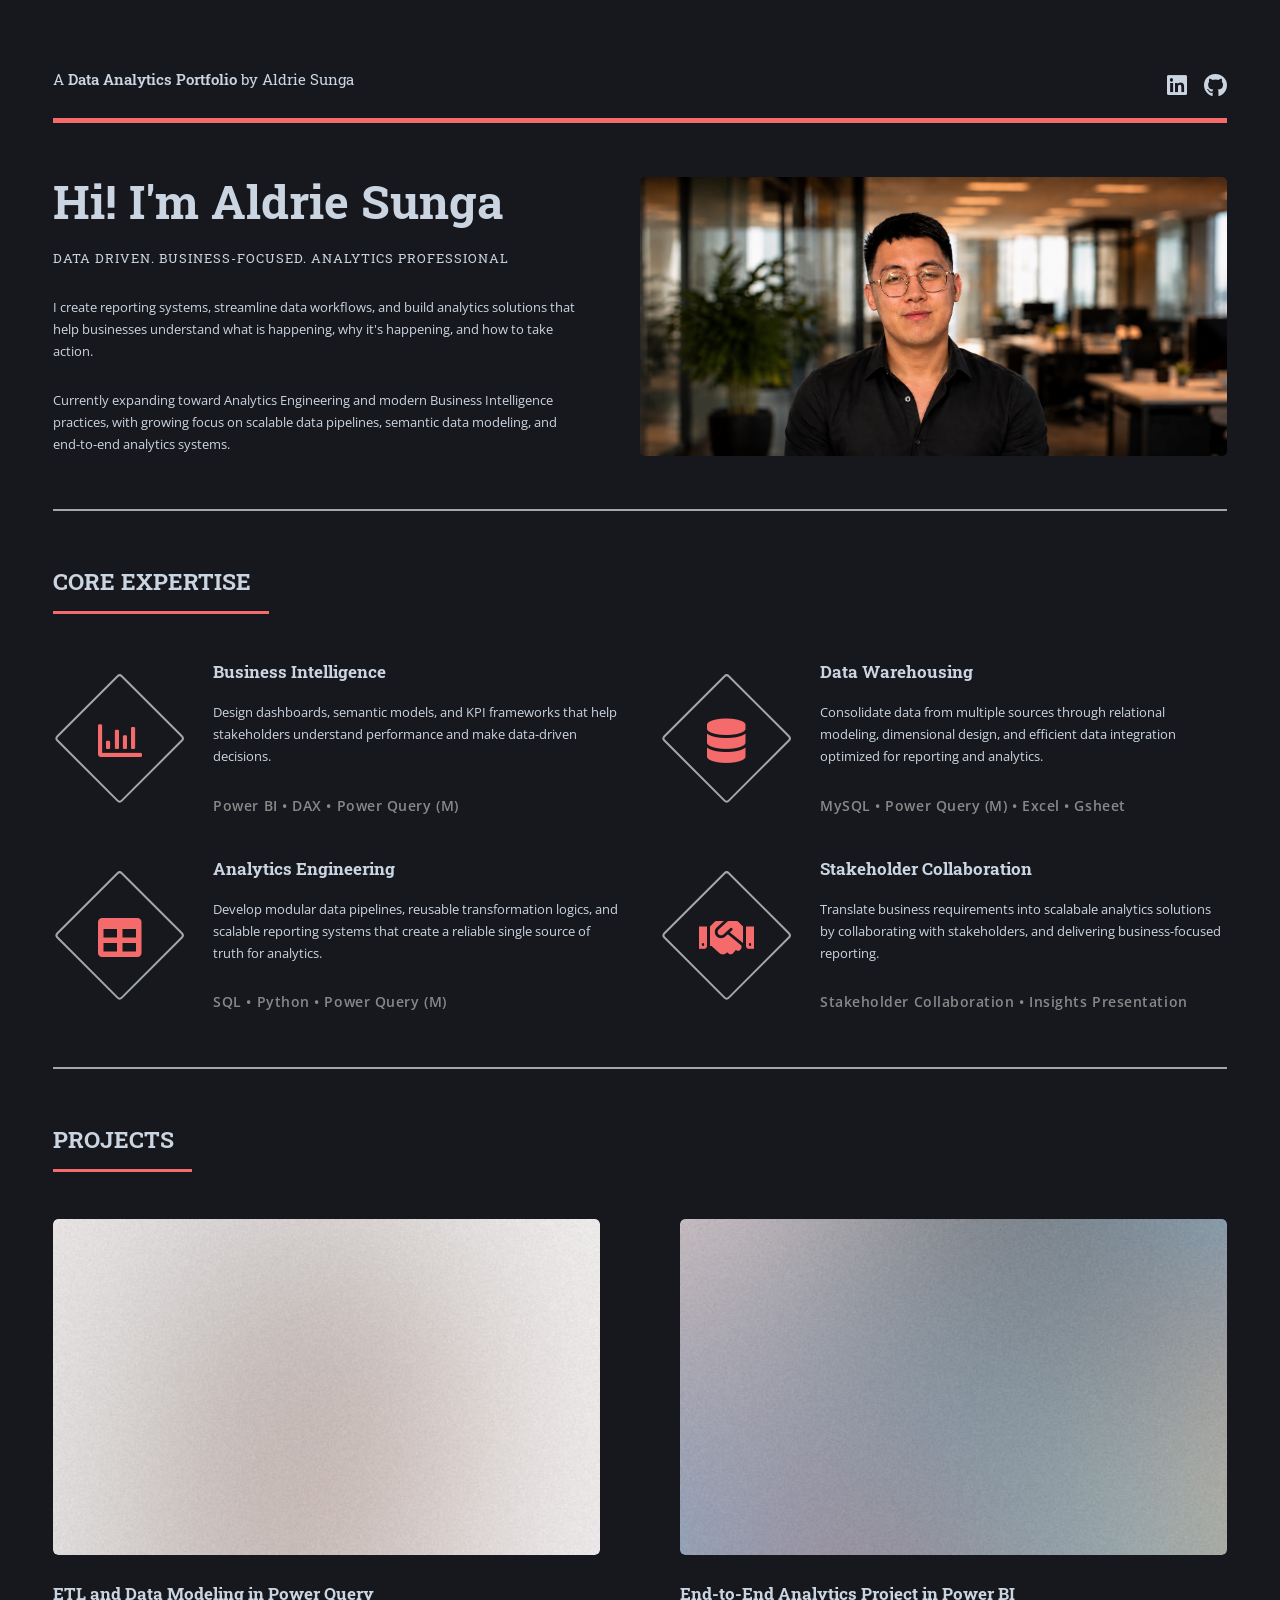
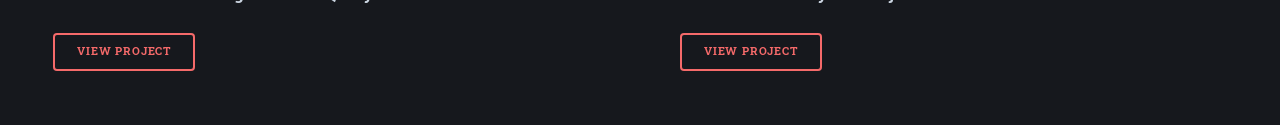
<file: index.html>
<!DOCTYPE HTML>
<html>
	<head>
		<title>Data by Aldrie</title>
		<meta charset="utf-8" />
		<meta name="viewport" content="width=device-width, initial-scale=1, user-scalable=no" />
		<link rel="stylesheet" href="assets/css/main_mod.css" />
		<link rel="icon" type="image/png" href="images/reading-eyeglasses-v1.png">
	</head>
	<body class="is-preload">

		<!-- Wrapper -->
			<div id="wrapper">

				<!-- Main -->
					<div id="main">
						<div class="inner">

							<!-- Header -->
								<header id="header">
									<a href="https://databyaldrie.github.io/" class="logo">A<strong> Data Analytics Portfolio</strong> by Aldrie Sunga</a>
									<ul class="icons">
										<li>
											<a href="https://www.linkedin.com/in/erroljohnsunga/"
												class="icon brands fa-linkedin"
												target="_blank"
												rel="noopener noreferrer">
													<span class="label">Linkedin</span>
											</a>
										</li>

										<li>
											<a href ="https://github.com/databyaldrie?tab=repositories"
												class="icon brands fa-github"
												target="_blank"
												rel="noopener noreferrer">
													<span class="label">Github</span>
											</a>
										</li>
										<!-- <li><a href="#" class="icon brands fa-snapchat-ghost"><span class="label">Snapchat</span></a></li>
										<li><a href="#" class="icon brands fa-instagram"><span class="label">Instagram</span></a></li>
										<li><a href="#" class="icon brands fa-medium-m"><span class="label">Medium</span></a></li> -->
									</ul>
								</header>

							<!-- Banner -->
								<section id="banner">
									<div class="content">
										<header>
											<h1 class="home-h1">Hi! I'm Aldrie Sunga</h1>
											<p>
												Data Driven. Business-Focused. Analytics Professional
											</p>
											
										</header>
										<p>
											I create reporting systems, streamline data workflows, and build analytics solutions that help businesses understand what is happening, why it's happening, and how to take action.
											</p>Currently expanding toward Analytics Engineering and modern Business Intelligence practices, with growing focus on scalable data pipelines, semantic data modeling, and end-to-end analytics systems.
										</p>
										<!-- <ul class="actions">
											<li><a href="#" class="button big">Learn More</a></li>
										</ul> -->
									</div>
									<span class="image object">
										<img src="images/pic10.jpg" alt="" />
									</span>
								</section>

							<!-- Section -->
								<section>
									<header class="major">
										<h2>CORE EXPERTISE</h2>
									</header>
									<div class="features">
										<article>
											<span class="icon fa-chart-bar"></span>
											<div class="content">
												<h3>Business Intelligence</h3>
												<p>
													Design dashboards, semantic models, and KPI frameworks that help stakeholders understand performance and make data-driven decisions.
												</p>
												<p class="tech-stack">
													Power BI • DAX • Power Query (M)
												</p>
											</div>
										</article>
										<article>
											<span class="icon solid fa-database"></span>
											<div class="content">
												<h3>Data Warehousing</h3>
												<p>
													Consolidate data from multiple sources through relational modeling, dimensional design, and efficient data integration optimized for reporting and analytics.
												</p>
												<p class="tech-stack">
													MySQL • Power Query (M) • Excel • Gsheet
												</p>
											</div>
										</article>
										<article>
											<span class="icon solid fa-table"></span>
											<div class="content">
												<h3>Analytics Engineering</h3>
												<p>
													Develop modular data pipelines, reusable transformation logics, and scalable reporting systems that create a reliable single source of truth for analytics.
												</p>
												<p class="tech-stack">
													SQL • Python • Power Query (M)
												</p>
											</div>
										</article>
										<article>
											<span class="icon solid fa-handshake"></span>
											<div class="content">
												<h3>Stakeholder Collaboration</h3>
												<p>
													Translate business requirements into scalabale analytics solutions by collaborating with stakeholders, and delivering business-focused reporting.
												</p>
												<p class="tech-stack">
													Stakeholder Collaboration • Insights Presentation
												</p>
											</div>
										</article>
									</div>
								</section>

							<!-- Section -->
								<section>
									<header class="major">
										<h2>PROJECTS</h2>
									</header>
									<div class="posts">
										<article>
											<a class="image"><img src="images/pic01.jpg" alt="" /></a>
											<h3>ETL and Data Modeling in Power Query</h3>
											<p>
											</p>
											<ul class="actions">
												<li><a href="project_1.html" class="button">View Project</a></li>
											</ul>
										</article>

										<article>
											<a class="image"><img src="images/pic02.jpg" alt="" /></a>
											<h3>End-to-End Analytics Project in Power BI</h3>
											<p>
											</p>
											<ul class="actions">
												<li><a href="#" class="button">View Project</a></li>
											</ul>
<!-- 										
										<article>
											<a class="image"><img src="images/pic02.jpg" alt="" /></a>
											<h3>Project #3</h3>
											<p>
												...
											</p>
											<ul class="actions">
												<li><a href="#" class="button">View Project</a></li>
											</ul>
										</article> -->
									</div>
								</section>
						</div>
					</div>
			</div>

		<!-- Scripts -->
			<script src="assets/js/jquery.min.js"></script>
			<script src="assets/js/browser.min.js"></script>
			<script src="assets/js/breakpoints.min.js"></script>
			<script src="assets/js/util.js"></script>
			<script src="assets/js/main.js"></script>

	</body>
</html>
</file>
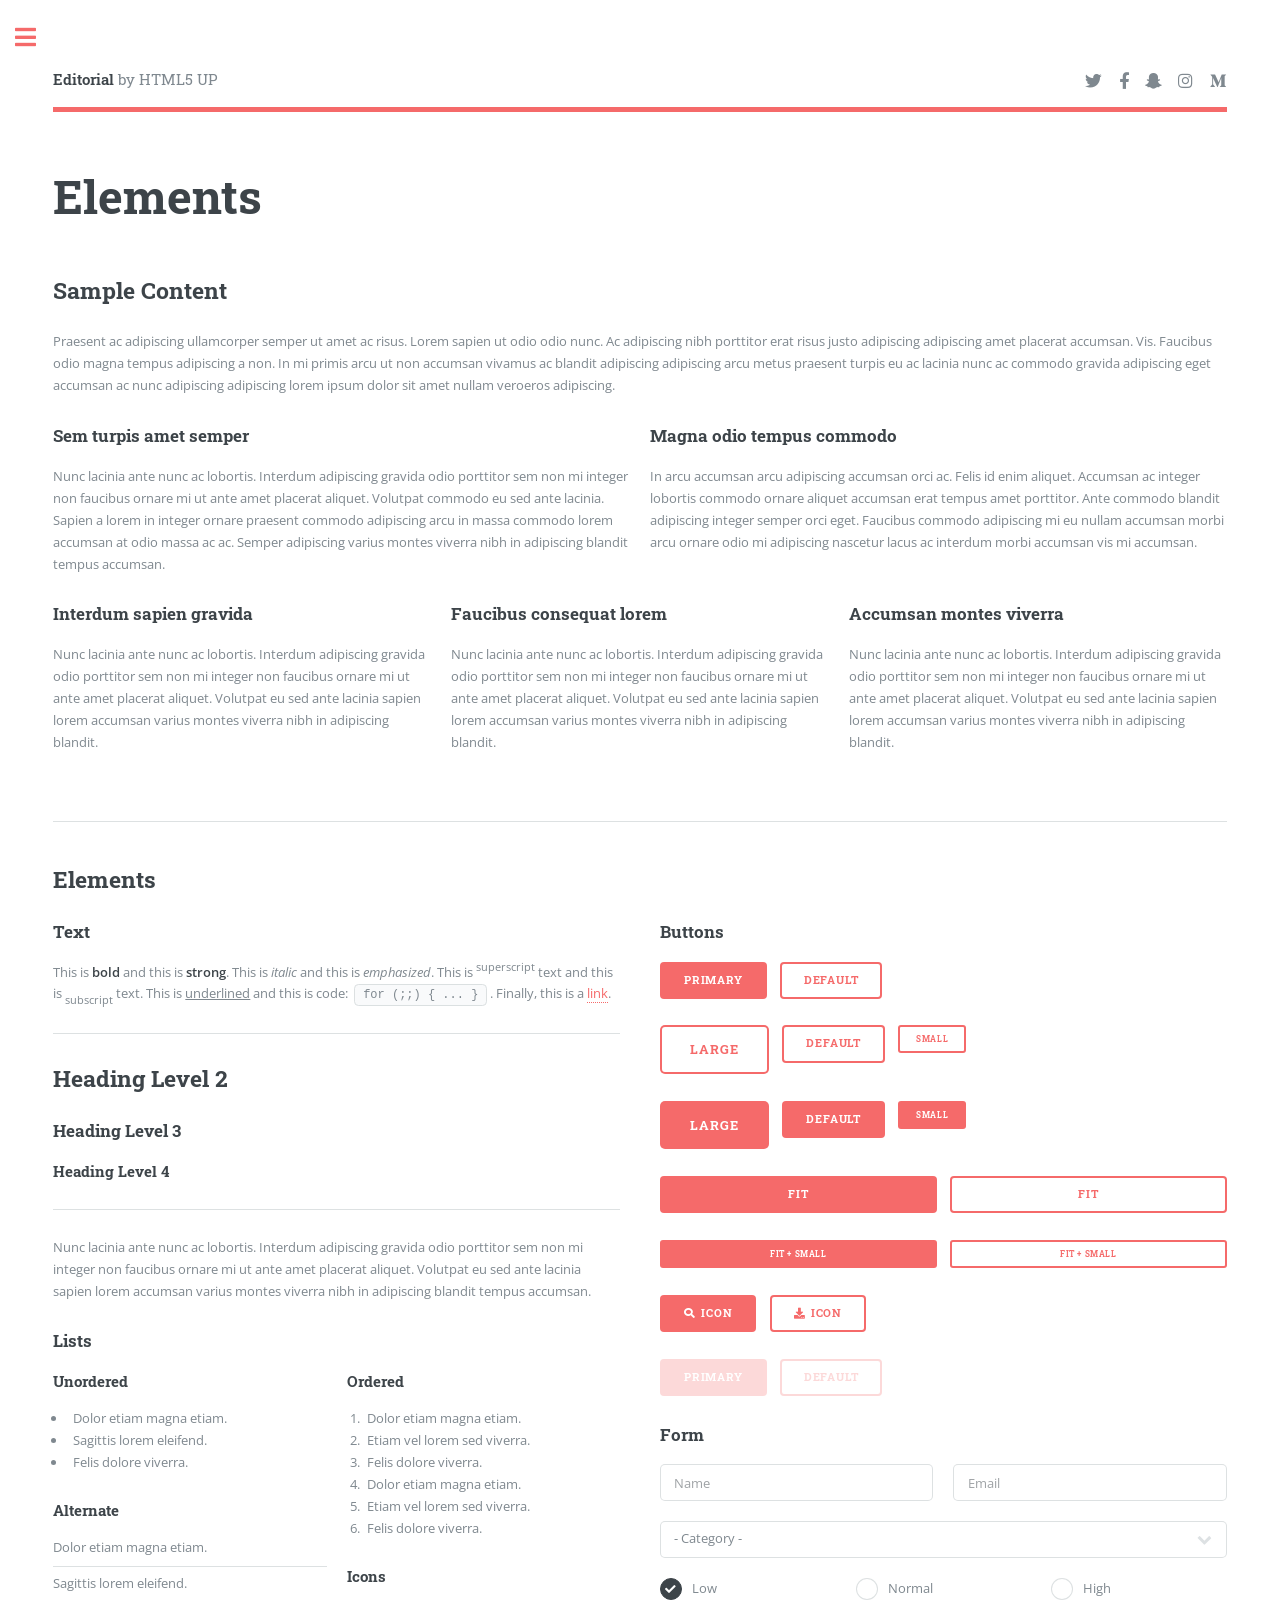
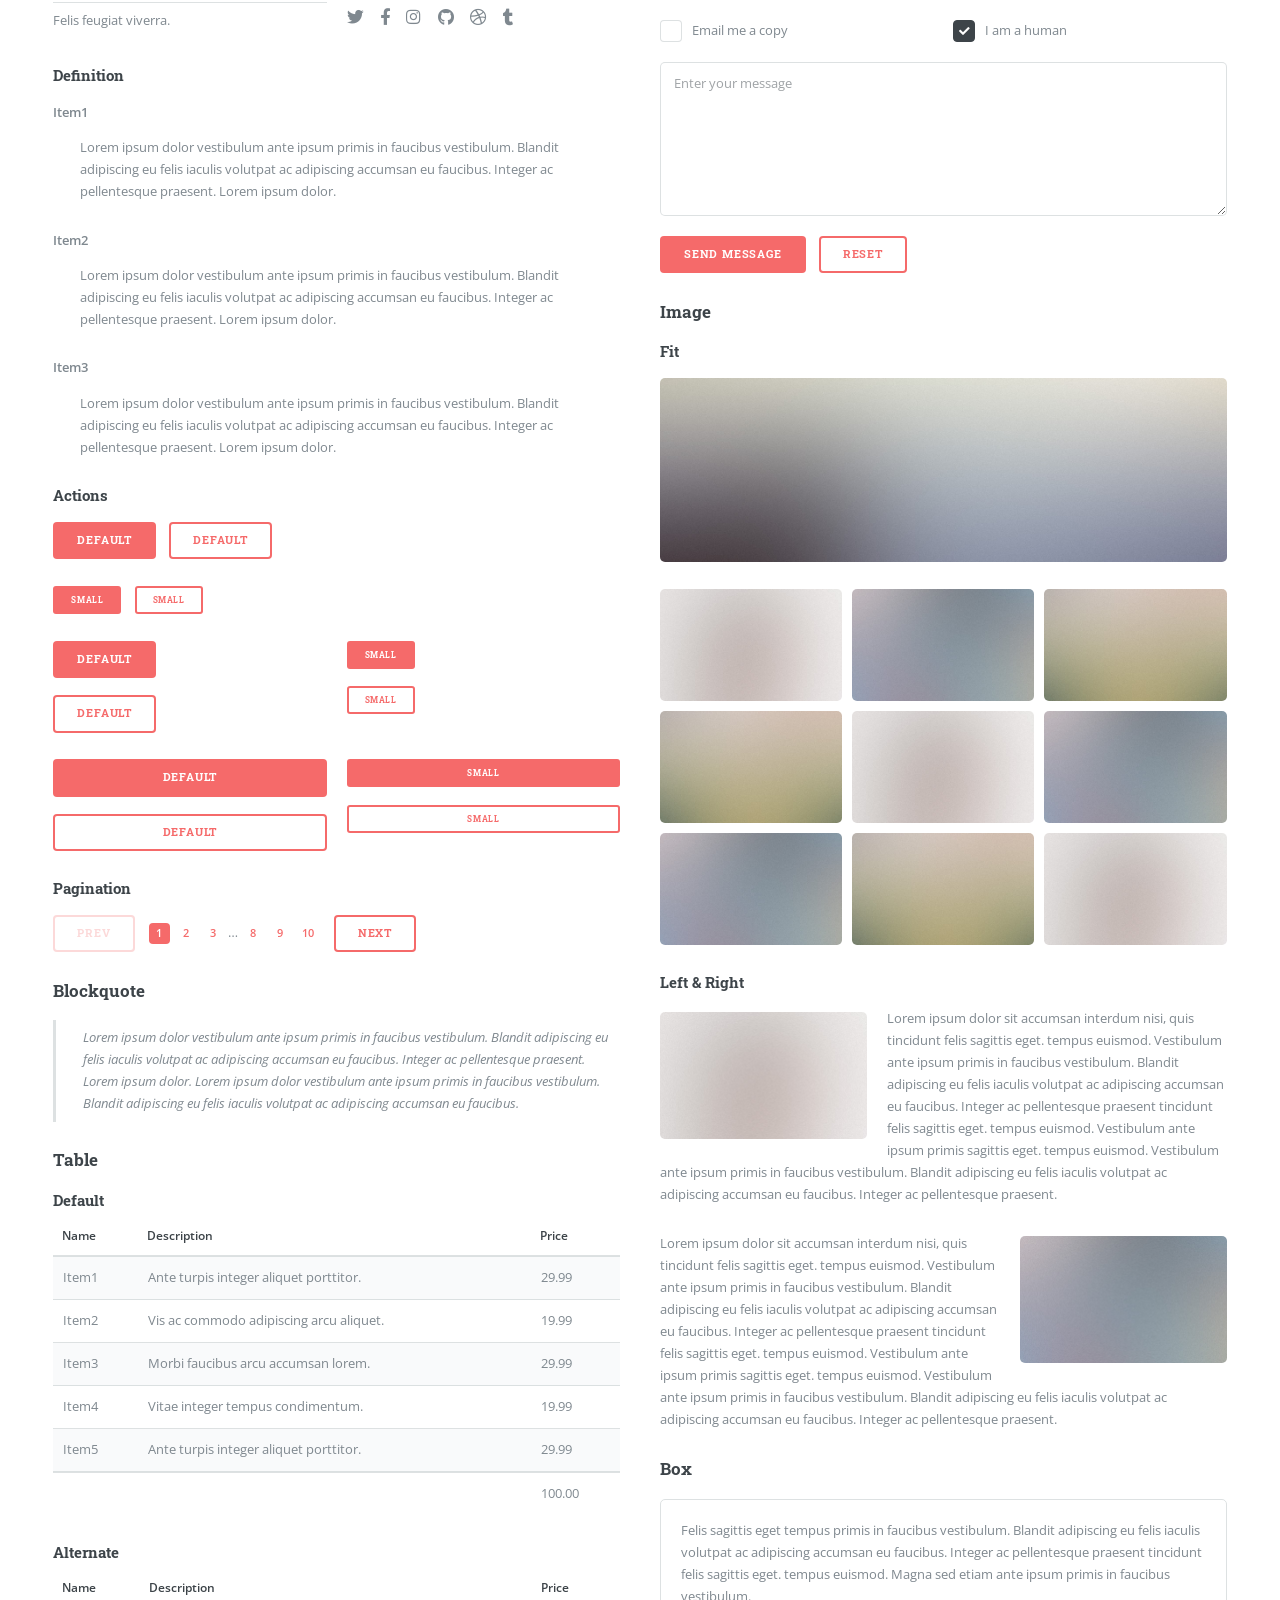
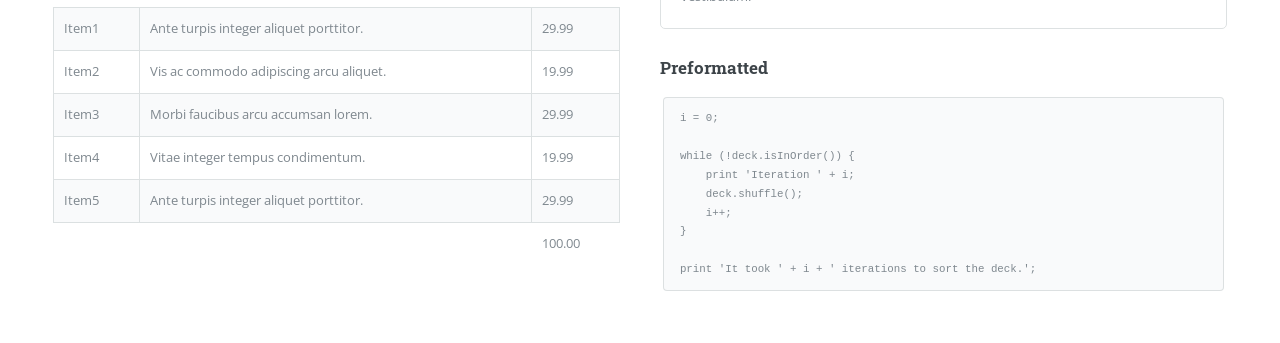
<file: elements.html>
<!DOCTYPE HTML>
<!--
	Editorial by HTML5 UP
	html5up.net | @ajlkn
	Free for personal and commercial use under the CCA 3.0 license (html5up.net/license)
-->
<html>
	<head>
		<title>Elements - Editorial by HTML5 UP</title>
		<meta charset="utf-8" />
		<meta name="viewport" content="width=device-width, initial-scale=1, user-scalable=no" />
		<link rel="stylesheet" href="assets/css/main.css" />
	</head>
	<body class="is-preload">

		<!-- Wrapper -->
			<div id="wrapper">

				<!-- Main -->
					<div id="main">
						<div class="inner">

							<!-- Header -->
								<header id="header">
									<a href="index.html" class="logo"><strong>Editorial</strong> by HTML5 UP</a>
									<ul class="icons">
										<li><a href="#" class="icon brands fa-twitter"><span class="label">Twitter</span></a></li>
										<li><a href="#" class="icon brands fa-facebook-f"><span class="label">Facebook</span></a></li>
										<li><a href="#" class="icon brands fa-snapchat-ghost"><span class="label">Snapchat</span></a></li>
										<li><a href="#" class="icon brands fa-instagram"><span class="label">Instagram</span></a></li>
										<li><a href="#" class="icon brands fa-medium-m"><span class="label">Medium</span></a></li>
									</ul>
								</header>

							<!-- Content -->
								<section>
									<header class="main">
										<h1>Elements</h1>
									</header>

									<!-- Content -->
										<h2 id="content">Sample Content</h2>
										<p>Praesent ac adipiscing ullamcorper semper ut amet ac risus. Lorem sapien ut odio odio nunc. Ac adipiscing nibh porttitor erat risus justo adipiscing adipiscing amet placerat accumsan. Vis. Faucibus odio magna tempus adipiscing a non. In mi primis arcu ut non accumsan vivamus ac blandit adipiscing adipiscing arcu metus praesent turpis eu ac lacinia nunc ac commodo gravida adipiscing eget accumsan ac nunc adipiscing adipiscing lorem ipsum dolor sit amet nullam veroeros adipiscing.</p>
										<div class="row">
											<div class="col-6 col-12-small">
												<h3>Sem turpis amet semper</h3>
												<p>Nunc lacinia ante nunc ac lobortis. Interdum adipiscing gravida odio porttitor sem non mi integer non faucibus ornare mi ut ante amet placerat aliquet. Volutpat commodo eu sed ante lacinia. Sapien a lorem in integer ornare praesent commodo adipiscing arcu in massa commodo lorem accumsan at odio massa ac ac. Semper adipiscing varius montes viverra nibh in adipiscing blandit tempus accumsan.</p>
											</div>
											<div class="col-6 col-12-small">
												<h3>Magna odio tempus commodo</h3>
												<p>In arcu accumsan arcu adipiscing accumsan orci ac. Felis id enim aliquet. Accumsan ac integer lobortis commodo ornare aliquet accumsan erat tempus amet porttitor. Ante commodo blandit adipiscing integer semper orci eget. Faucibus commodo adipiscing mi eu nullam accumsan morbi arcu ornare odio mi adipiscing nascetur lacus ac interdum morbi accumsan vis mi accumsan.</p>
											</div>
											<!-- Break -->
											<div class="col-4 col-12-medium">
												<h3>Interdum sapien gravida</h3>
												<p>Nunc lacinia ante nunc ac lobortis. Interdum adipiscing gravida odio porttitor sem non mi integer non faucibus ornare mi ut ante amet placerat aliquet. Volutpat eu sed ante lacinia sapien lorem accumsan varius montes viverra nibh in adipiscing blandit.</p>
											</div>
											<div class="col-4 col-12-medium">
												<h3>Faucibus consequat lorem</h3>
												<p>Nunc lacinia ante nunc ac lobortis. Interdum adipiscing gravida odio porttitor sem non mi integer non faucibus ornare mi ut ante amet placerat aliquet. Volutpat eu sed ante lacinia sapien lorem accumsan varius montes viverra nibh in adipiscing blandit.</p>
											</div>
											<div class="col-4 col-12-medium">
												<h3>Accumsan montes viverra</h3>
												<p>Nunc lacinia ante nunc ac lobortis. Interdum adipiscing gravida odio porttitor sem non mi integer non faucibus ornare mi ut ante amet placerat aliquet. Volutpat eu sed ante lacinia sapien lorem accumsan varius montes viverra nibh in adipiscing blandit.</p>
											</div>
										</div>

									<hr class="major" />

									<!-- Elements -->
										<h2 id="elements">Elements</h2>
										<div class="row gtr-200">
											<div class="col-6 col-12-medium">

												<!-- Text stuff -->
													<h3>Text</h3>
													<p>This is <b>bold</b> and this is <strong>strong</strong>. This is <i>italic</i> and this is <em>emphasized</em>.
													This is <sup>superscript</sup> text and this is <sub>subscript</sub> text.
													This is <u>underlined</u> and this is code: <code>for (;;) { ... }</code>.
													Finally, this is a <a href="#">link</a>.</p>
													<hr />
													<h2>Heading Level 2</h2>
													<h3>Heading Level 3</h3>
													<h4>Heading Level 4</h4>
													<hr />
													<p>Nunc lacinia ante nunc ac lobortis. Interdum adipiscing gravida odio porttitor sem non mi integer non faucibus ornare mi ut ante amet placerat aliquet. Volutpat eu sed ante lacinia sapien lorem accumsan varius montes viverra nibh in adipiscing blandit tempus accumsan.</p>

												<!-- Lists -->
													<h3>Lists</h3>
													<div class="row">
														<div class="col-6 col-12-small">

															<h4>Unordered</h4>
															<ul>
																<li>Dolor etiam magna etiam.</li>
																<li>Sagittis lorem eleifend.</li>
																<li>Felis dolore viverra.</li>
															</ul>

															<h4>Alternate</h4>
															<ul class="alt">
																<li>Dolor etiam magna etiam.</li>
																<li>Sagittis lorem eleifend.</li>
																<li>Felis feugiat viverra.</li>
															</ul>

														</div>
														<div class="col-6 col-12-small">

															<h4>Ordered</h4>
															<ol>
																<li>Dolor etiam magna etiam.</li>
																<li>Etiam vel lorem sed viverra.</li>
																<li>Felis dolore viverra.</li>
																<li>Dolor etiam magna etiam.</li>
																<li>Etiam vel lorem sed viverra.</li>
																<li>Felis dolore viverra.</li>
															</ol>

															<h4>Icons</h4>
															<ul class="icons">
																<li><a href="#" class="icon brands fa-twitter"><span class="label">Twitter</span></a></li>
																<li><a href="#" class="icon brands fa-facebook-f"><span class="label">Facebook</span></a></li>
																<li><a href="#" class="icon brands fa-instagram"><span class="label">Instagram</span></a></li>
																<li><a href="#" class="icon brands fa-github"><span class="label">Github</span></a></li>
																<li><a href="#" class="icon brands fa-dribbble"><span class="label">Dribbble</span></a></li>
																<li><a href="#" class="icon brands fa-tumblr"><span class="label">Tumblr</span></a></li>
															</ul>

														</div>
													</div>
													<h4>Definition</h4>
													<dl>
														<dt>Item1</dt>
														<dd>
															<p>Lorem ipsum dolor vestibulum ante ipsum primis in faucibus vestibulum. Blandit adipiscing eu felis iaculis volutpat ac adipiscing accumsan eu faucibus. Integer ac pellentesque praesent. Lorem ipsum dolor.</p>
														</dd>
														<dt>Item2</dt>
														<dd>
															<p>Lorem ipsum dolor vestibulum ante ipsum primis in faucibus vestibulum. Blandit adipiscing eu felis iaculis volutpat ac adipiscing accumsan eu faucibus. Integer ac pellentesque praesent. Lorem ipsum dolor.</p>
														</dd>
														<dt>Item3</dt>
														<dd>
															<p>Lorem ipsum dolor vestibulum ante ipsum primis in faucibus vestibulum. Blandit adipiscing eu felis iaculis volutpat ac adipiscing accumsan eu faucibus. Integer ac pellentesque praesent. Lorem ipsum dolor.</p>
														</dd>
													</dl>

													<h4>Actions</h4>
													<ul class="actions">
														<li><a href="#" class="button primary">Default</a></li>
														<li><a href="#" class="button">Default</a></li>
													</ul>
													<ul class="actions small">
														<li><a href="#" class="button primary small">Small</a></li>
														<li><a href="#" class="button small">Small</a></li>
													</ul>
													<div class="row">
														<div class="col-6 col-12-small">
															<ul class="actions stacked">
																<li><a href="#" class="button primary">Default</a></li>
																<li><a href="#" class="button">Default</a></li>
															</ul>
														</div>
														<div class="col-6 col-12-small">
															<ul class="actions stacked">
																<li><a href="#" class="button primary small">Small</a></li>
																<li><a href="#" class="button small">Small</a></li>
															</ul>
														</div>
														<div class="col-6 col-12-small">
															<ul class="actions stacked">
																<li><a href="#" class="button primary fit">Default</a></li>
																<li><a href="#" class="button fit">Default</a></li>
															</ul>
														</div>
														<div class="col-6 col-12-small">
															<ul class="actions stacked">
																<li><a href="#" class="button primary small fit">Small</a></li>
																<li><a href="#" class="button small fit">Small</a></li>
															</ul>
														</div>
													</div>

													<h4>Pagination</h4>
													<ul class="pagination">
														<li><span class="button disabled">Prev</span></li>
														<li><a href="#" class="page active">1</a></li>
														<li><a href="#" class="page">2</a></li>
														<li><a href="#" class="page">3</a></li>
														<li><span>&hellip;</span></li>
														<li><a href="#" class="page">8</a></li>
														<li><a href="#" class="page">9</a></li>
														<li><a href="#" class="page">10</a></li>
														<li><a href="#" class="button">Next</a></li>
													</ul>

												<!-- Blockquote -->
													<h3>Blockquote</h3>
													<blockquote>Lorem ipsum dolor vestibulum ante ipsum primis in faucibus vestibulum. Blandit adipiscing eu felis iaculis volutpat ac adipiscing accumsan eu faucibus. Integer ac pellentesque praesent. Lorem ipsum dolor. Lorem ipsum dolor vestibulum ante ipsum primis in faucibus vestibulum. Blandit adipiscing eu felis iaculis volutpat ac adipiscing accumsan eu faucibus.</blockquote>

												<!-- Table -->
													<h3>Table</h3>

													<h4>Default</h4>
													<div class="table-wrapper">
														<table>
															<thead>
																<tr>
																	<th>Name</th>
																	<th>Description</th>
																	<th>Price</th>
																</tr>
															</thead>
															<tbody>
																<tr>
																	<td>Item1</td>
																	<td>Ante turpis integer aliquet porttitor.</td>
																	<td>29.99</td>
																</tr>
																<tr>
																	<td>Item2</td>
																	<td>Vis ac commodo adipiscing arcu aliquet.</td>
																	<td>19.99</td>
																</tr>
																<tr>
																	<td>Item3</td>
																	<td> Morbi faucibus arcu accumsan lorem.</td>
																	<td>29.99</td>
																</tr>
																<tr>
																	<td>Item4</td>
																	<td>Vitae integer tempus condimentum.</td>
																	<td>19.99</td>
																</tr>
																<tr>
																	<td>Item5</td>
																	<td>Ante turpis integer aliquet porttitor.</td>
																	<td>29.99</td>
																</tr>
															</tbody>
															<tfoot>
																<tr>
																	<td colspan="2"></td>
																	<td>100.00</td>
																</tr>
															</tfoot>
														</table>
													</div>

													<h4>Alternate</h4>
													<div class="table-wrapper">
														<table class="alt">
															<thead>
																<tr>
																	<th>Name</th>
																	<th>Description</th>
																	<th>Price</th>
																</tr>
															</thead>
															<tbody>
																<tr>
																	<td>Item1</td>
																	<td>Ante turpis integer aliquet porttitor.</td>
																	<td>29.99</td>
																</tr>
																<tr>
																	<td>Item2</td>
																	<td>Vis ac commodo adipiscing arcu aliquet.</td>
																	<td>19.99</td>
																</tr>
																<tr>
																	<td>Item3</td>
																	<td> Morbi faucibus arcu accumsan lorem.</td>
																	<td>29.99</td>
																</tr>
																<tr>
																	<td>Item4</td>
																	<td>Vitae integer tempus condimentum.</td>
																	<td>19.99</td>
																</tr>
																<tr>
																	<td>Item5</td>
																	<td>Ante turpis integer aliquet porttitor.</td>
																	<td>29.99</td>
																</tr>
															</tbody>
															<tfoot>
																<tr>
																	<td colspan="2"></td>
																	<td>100.00</td>
																</tr>
															</tfoot>
														</table>
													</div>

											</div>
											<div class="col-6 col-12-medium">

												<!-- Buttons -->
													<h3>Buttons</h3>
													<ul class="actions">
														<li><a href="#" class="button primary">Primary</a></li>
														<li><a href="#" class="button">Default</a></li>
													</ul>
													<ul class="actions">
														<li><a href="#" class="button large">Large</a></li>
														<li><a href="#" class="button">Default</a></li>
														<li><a href="#" class="button small">Small</a></li>
													</ul>
													<ul class="actions">
														<li><a href="#" class="button primary large">Large</a></li>
														<li><a href="#" class="button primary">Default</a></li>
														<li><a href="#" class="button primary small">Small</a></li>
													</ul>
													<ul class="actions fit">
														<li><a href="#" class="button primary fit">Fit</a></li>
														<li><a href="#" class="button fit">Fit</a></li>
													</ul>
													<ul class="actions fit small">
														<li><a href="#" class="button primary fit small">Fit + Small</a></li>
														<li><a href="#" class="button fit small">Fit + Small</a></li>
													</ul>
													<ul class="actions">
														<li><a href="#" class="button primary icon solid fa-search">Icon</a></li>
														<li><a href="#" class="button icon solid fa-download">Icon</a></li>
													</ul>
													<ul class="actions">
														<li><span class="button primary disabled">Primary</span></li>
														<li><span class="button disabled">Default</span></li>
													</ul>

												<!-- Form -->
													<h3>Form</h3>

													<form method="post" action="#">
														<div class="row gtr-uniform">
															<div class="col-6 col-12-xsmall">
																<input type="text" name="demo-name" id="demo-name" value="" placeholder="Name" />
															</div>
															<div class="col-6 col-12-xsmall">
																<input type="email" name="demo-email" id="demo-email" value="" placeholder="Email" />
															</div>
															<!-- Break -->
															<div class="col-12">
																<select name="demo-category" id="demo-category">
																	<option value="">- Category -</option>
																	<option value="1">Manufacturing</option>
																	<option value="1">Shipping</option>
																	<option value="1">Administration</option>
																	<option value="1">Human Resources</option>
																</select>
															</div>
															<!-- Break -->
															<div class="col-4 col-12-small">
																<input type="radio" id="demo-priority-low" name="demo-priority" checked>
																<label for="demo-priority-low">Low</label>
															</div>
															<div class="col-4 col-12-small">
																<input type="radio" id="demo-priority-normal" name="demo-priority">
																<label for="demo-priority-normal">Normal</label>
															</div>
															<div class="col-4 col-12-small">
																<input type="radio" id="demo-priority-high" name="demo-priority">
																<label for="demo-priority-high">High</label>
															</div>
															<!-- Break -->
															<div class="col-6 col-12-small">
																<input type="checkbox" id="demo-copy" name="demo-copy">
																<label for="demo-copy">Email me a copy</label>
															</div>
															<div class="col-6 col-12-small">
																<input type="checkbox" id="demo-human" name="demo-human" checked>
																<label for="demo-human">I am a human</label>
															</div>
															<!-- Break -->
															<div class="col-12">
																<textarea name="demo-message" id="demo-message" placeholder="Enter your message" rows="6"></textarea>
															</div>
															<!-- Break -->
															<div class="col-12">
																<ul class="actions">
																	<li><input type="submit" value="Send Message" class="primary" /></li>
																	<li><input type="reset" value="Reset" /></li>
																</ul>
															</div>
														</div>
													</form>

												<!-- Image -->
													<h3>Image</h3>

													<h4>Fit</h4>
													<span class="image fit"><img src="images/pic11.jpg" alt="" /></span>
													<div class="box alt">
														<div class="row gtr-50 gtr-uniform">
															<div class="col-4"><span class="image fit"><img src="images/pic01.jpg" alt="" /></span></div>
															<div class="col-4"><span class="image fit"><img src="images/pic02.jpg" alt="" /></span></div>
															<div class="col-4"><span class="image fit"><img src="images/pic03.jpg" alt="" /></span></div>
															<!-- Break -->
															<div class="col-4"><span class="image fit"><img src="images/pic03.jpg" alt="" /></span></div>
															<div class="col-4"><span class="image fit"><img src="images/pic01.jpg" alt="" /></span></div>
															<div class="col-4"><span class="image fit"><img src="images/pic02.jpg" alt="" /></span></div>
															<!-- Break -->
															<div class="col-4"><span class="image fit"><img src="images/pic02.jpg" alt="" /></span></div>
															<div class="col-4"><span class="image fit"><img src="images/pic03.jpg" alt="" /></span></div>
															<div class="col-4"><span class="image fit"><img src="images/pic01.jpg" alt="" /></span></div>
														</div>
													</div>

													<h4>Left &amp; Right</h4>
													<p><span class="image left"><img src="images/pic01.jpg" alt="" /></span>Lorem ipsum dolor sit accumsan interdum nisi, quis tincidunt felis sagittis eget. tempus euismod. Vestibulum ante ipsum primis in faucibus vestibulum. Blandit adipiscing eu felis iaculis volutpat ac adipiscing accumsan eu faucibus. Integer ac pellentesque praesent tincidunt felis sagittis eget. tempus euismod. Vestibulum ante ipsum primis sagittis eget. tempus euismod. Vestibulum ante ipsum primis in faucibus vestibulum. Blandit adipiscing eu felis iaculis volutpat ac adipiscing accumsan eu faucibus. Integer ac pellentesque praesent.</p>
													<p><span class="image right"><img src="images/pic02.jpg" alt="" /></span>Lorem ipsum dolor sit accumsan interdum nisi, quis tincidunt felis sagittis eget. tempus euismod. Vestibulum ante ipsum primis in faucibus vestibulum. Blandit adipiscing eu felis iaculis volutpat ac adipiscing accumsan eu faucibus. Integer ac pellentesque praesent tincidunt felis sagittis eget. tempus euismod. Vestibulum ante ipsum primis sagittis eget. tempus euismod. Vestibulum ante ipsum primis in faucibus vestibulum. Blandit adipiscing eu felis iaculis volutpat ac adipiscing accumsan eu faucibus. Integer ac pellentesque praesent.</p>

												<!-- Box -->
													<h3>Box</h3>
													<div class="box">
														<p>Felis sagittis eget tempus primis in faucibus vestibulum. Blandit adipiscing eu felis iaculis volutpat ac adipiscing accumsan eu faucibus. Integer ac pellentesque praesent tincidunt felis sagittis eget. tempus euismod. Magna sed etiam ante ipsum primis in faucibus vestibulum.</p>
													</div>

												<!-- Preformatted Code -->
													<h3>Preformatted</h3>
													<pre><code>i = 0;

while (!deck.isInOrder()) {
    print 'Iteration ' + i;
    deck.shuffle();
    i++;
}

print 'It took ' + i + ' iterations to sort the deck.';
</code></pre>

											</div>
										</div>

								</section>

						</div>
					</div>

				<!-- Sidebar -->
					<div id="sidebar">
						<div class="inner">

							<!-- Search -->
								<section id="search" class="alt">
									<form method="post" action="#">
										<input type="text" name="query" id="query" placeholder="Search" />
									</form>
								</section>

							<!-- Menu -->
								<nav id="menu">
									<header class="major">
										<h2>Menu</h2>
									</header>
									<ul>
										<li><a href="index.html">Homepage</a></li>
										<li><a href="generic.html">Generic</a></li>
										<li><a href="elements.html">Elements</a></li>
										<li>
											<span class="opener">Submenu</span>
											<ul>
												<li><a href="#">Lorem Dolor</a></li>
												<li><a href="#">Ipsum Adipiscing</a></li>
												<li><a href="#">Tempus Magna</a></li>
												<li><a href="#">Feugiat Veroeros</a></li>
											</ul>
										</li>
										<li><a href="#">Etiam Dolore</a></li>
										<li><a href="#">Adipiscing</a></li>
										<li>
											<span class="opener">Another Submenu</span>
											<ul>
												<li><a href="#">Lorem Dolor</a></li>
												<li><a href="#">Ipsum Adipiscing</a></li>
												<li><a href="#">Tempus Magna</a></li>
												<li><a href="#">Feugiat Veroeros</a></li>
											</ul>
										</li>
										<li><a href="#">Maximus Erat</a></li>
										<li><a href="#">Sapien Mauris</a></li>
										<li><a href="#">Amet Lacinia</a></li>
									</ul>
								</nav>

							<!-- Section -->
								<section>
									<header class="major">
										<h2>Ante interdum</h2>
									</header>
									<div class="mini-posts">
										<article>
											<a href="#" class="image"><img src="images/pic07.jpg" alt="" /></a>
											<p>Aenean ornare velit lacus, ac varius enim lorem ullamcorper dolore aliquam.</p>
										</article>
										<article>
											<a href="#" class="image"><img src="images/pic08.jpg" alt="" /></a>
											<p>Aenean ornare velit lacus, ac varius enim lorem ullamcorper dolore aliquam.</p>
										</article>
										<article>
											<a href="#" class="image"><img src="images/pic09.jpg" alt="" /></a>
											<p>Aenean ornare velit lacus, ac varius enim lorem ullamcorper dolore aliquam.</p>
										</article>
									</div>
									<ul class="actions">
										<li><a href="#" class="button">More</a></li>
									</ul>
								</section>

							<!-- Section -->
								<section>
									<header class="major">
										<h2>Get in touch</h2>
									</header>
									<p>Sed varius enim lorem ullamcorper dolore aliquam aenean ornare velit lacus, ac varius enim lorem ullamcorper dolore. Proin sed aliquam facilisis ante interdum. Sed nulla amet lorem feugiat tempus aliquam.</p>
									<ul class="contact">
										<li class="icon solid fa-envelope"><a href="#">information@untitled.tld</a></li>
										<li class="icon solid fa-phone">(000) 000-0000</li>
										<li class="icon solid fa-home">1234 Somewhere Road #8254<br />
										Nashville, TN 00000-0000</li>
									</ul>
								</section>

							<!-- Footer -->
								<footer id="footer">
									<p class="copyright">&copy; Untitled. All rights reserved. Demo Images: <a href="https://unsplash.com">Unsplash</a>. Design: <a href="https://html5up.net">HTML5 UP</a>.</p>
								</footer>

						</div>
					</div>

			</div>

		<!-- Scripts -->
			<script src="assets/js/jquery.min.js"></script>
			<script src="assets/js/browser.min.js"></script>
			<script src="assets/js/breakpoints.min.js"></script>
			<script src="assets/js/util.js"></script>
			<script src="assets/js/main.js"></script>

	</body>
</html>
</file>
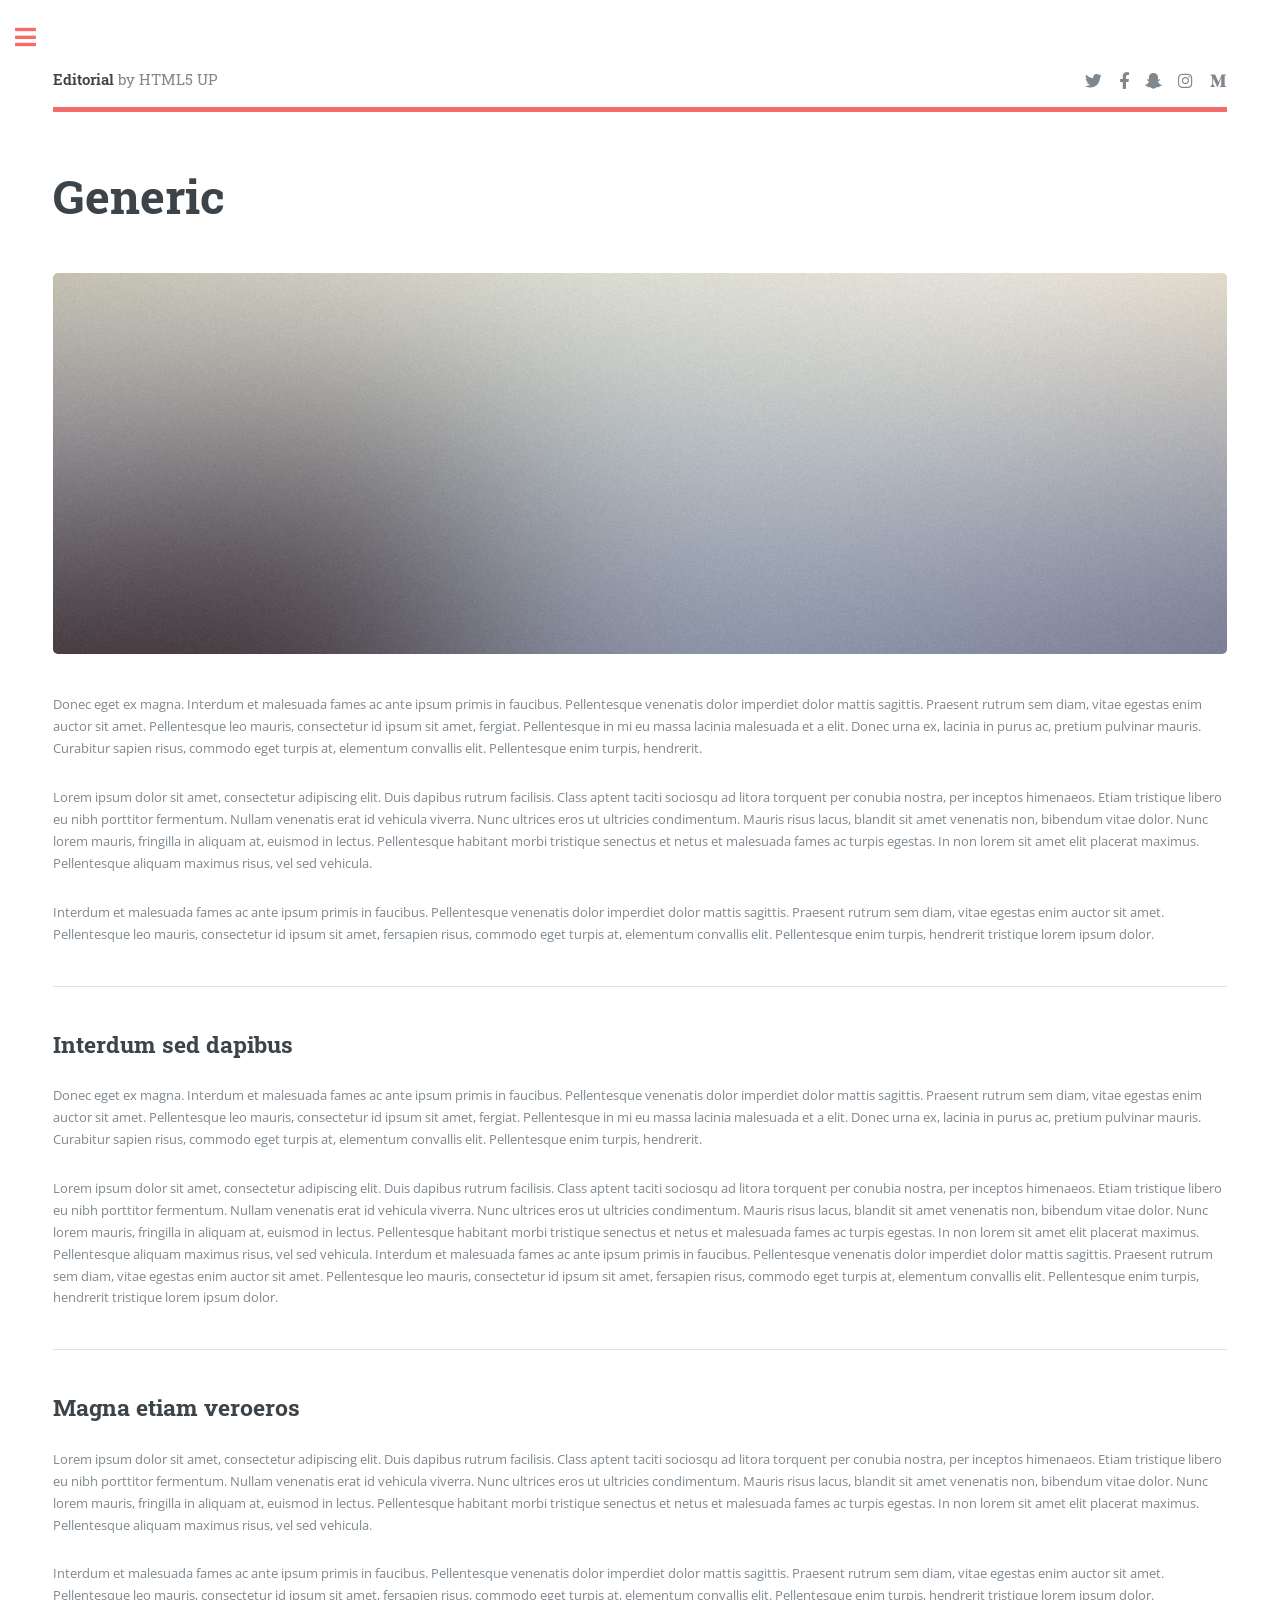
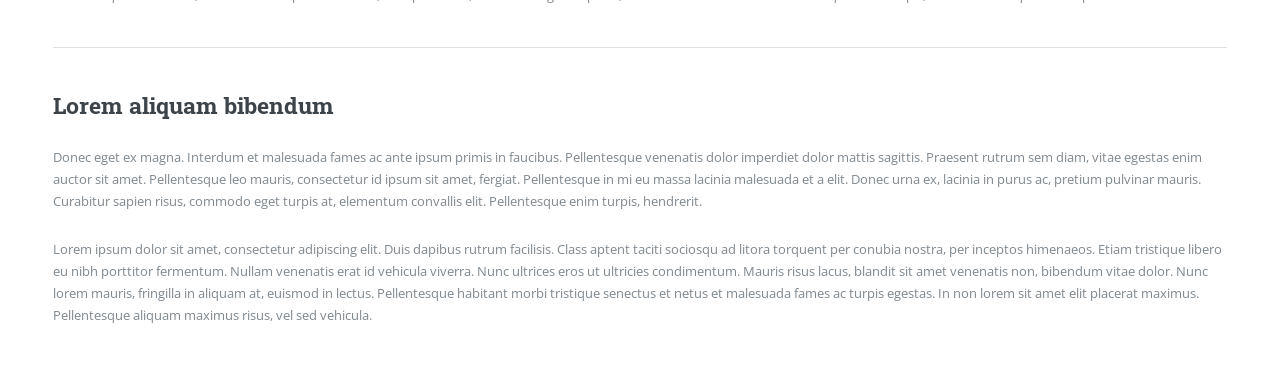
<file: generic.html>
<!DOCTYPE HTML>
<!--
	Editorial by HTML5 UP
	html5up.net | @ajlkn
	Free for personal and commercial use under the CCA 3.0 license (html5up.net/license)
-->
<html>
	<head>
		<title>Generic - Editorial by HTML5 UP</title>
		<meta charset="utf-8" />
		<meta name="viewport" content="width=device-width, initial-scale=1, user-scalable=no" />
		<link rel="stylesheet" href="assets/css/main.css" />
	</head>
	<body class="is-preload">

		<!-- Wrapper -->
			<div id="wrapper">

				<!-- Main -->
					<div id="main">
						<div class="inner">

							<!-- Header -->
								<header id="header">
									<a href="index.html" class="logo"><strong>Editorial</strong> by HTML5 UP</a>
									<ul class="icons">
										<li><a href="#" class="icon brands fa-twitter"><span class="label">Twitter</span></a></li>
										<li><a href="#" class="icon brands fa-facebook-f"><span class="label">Facebook</span></a></li>
										<li><a href="#" class="icon brands fa-snapchat-ghost"><span class="label">Snapchat</span></a></li>
										<li><a href="#" class="icon brands fa-instagram"><span class="label">Instagram</span></a></li>
										<li><a href="#" class="icon brands fa-medium-m"><span class="label">Medium</span></a></li>
									</ul>
								</header>

							<!-- Content -->
								<section>
									<header class="main">
										<h1>Generic</h1>
									</header>

									<span class="image main"><img src="images/pic11.jpg" alt="" /></span>

									<p>Donec eget ex magna. Interdum et malesuada fames ac ante ipsum primis in faucibus. Pellentesque venenatis dolor imperdiet dolor mattis sagittis. Praesent rutrum sem diam, vitae egestas enim auctor sit amet. Pellentesque leo mauris, consectetur id ipsum sit amet, fergiat. Pellentesque in mi eu massa lacinia malesuada et a elit. Donec urna ex, lacinia in purus ac, pretium pulvinar mauris. Curabitur sapien risus, commodo eget turpis at, elementum convallis elit. Pellentesque enim turpis, hendrerit.</p>
									<p>Lorem ipsum dolor sit amet, consectetur adipiscing elit. Duis dapibus rutrum facilisis. Class aptent taciti sociosqu ad litora torquent per conubia nostra, per inceptos himenaeos. Etiam tristique libero eu nibh porttitor fermentum. Nullam venenatis erat id vehicula viverra. Nunc ultrices eros ut ultricies condimentum. Mauris risus lacus, blandit sit amet venenatis non, bibendum vitae dolor. Nunc lorem mauris, fringilla in aliquam at, euismod in lectus. Pellentesque habitant morbi tristique senectus et netus et malesuada fames ac turpis egestas. In non lorem sit amet elit placerat maximus. Pellentesque aliquam maximus risus, vel sed vehicula.</p>
									<p>Interdum et malesuada fames ac ante ipsum primis in faucibus. Pellentesque venenatis dolor imperdiet dolor mattis sagittis. Praesent rutrum sem diam, vitae egestas enim auctor sit amet. Pellentesque leo mauris, consectetur id ipsum sit amet, fersapien risus, commodo eget turpis at, elementum convallis elit. Pellentesque enim turpis, hendrerit tristique lorem ipsum dolor.</p>

									<hr class="major" />

									<h2>Interdum sed dapibus</h2>
									<p>Donec eget ex magna. Interdum et malesuada fames ac ante ipsum primis in faucibus. Pellentesque venenatis dolor imperdiet dolor mattis sagittis. Praesent rutrum sem diam, vitae egestas enim auctor sit amet. Pellentesque leo mauris, consectetur id ipsum sit amet, fergiat. Pellentesque in mi eu massa lacinia malesuada et a elit. Donec urna ex, lacinia in purus ac, pretium pulvinar mauris. Curabitur sapien risus, commodo eget turpis at, elementum convallis elit. Pellentesque enim turpis, hendrerit.</p>
									<p>Lorem ipsum dolor sit amet, consectetur adipiscing elit. Duis dapibus rutrum facilisis. Class aptent taciti sociosqu ad litora torquent per conubia nostra, per inceptos himenaeos. Etiam tristique libero eu nibh porttitor fermentum. Nullam venenatis erat id vehicula viverra. Nunc ultrices eros ut ultricies condimentum. Mauris risus lacus, blandit sit amet venenatis non, bibendum vitae dolor. Nunc lorem mauris, fringilla in aliquam at, euismod in lectus. Pellentesque habitant morbi tristique senectus et netus et malesuada fames ac turpis egestas. In non lorem sit amet elit placerat maximus. Pellentesque aliquam maximus risus, vel sed vehicula. Interdum et malesuada fames ac ante ipsum primis in faucibus. Pellentesque venenatis dolor imperdiet dolor mattis sagittis. Praesent rutrum sem diam, vitae egestas enim auctor sit amet. Pellentesque leo mauris, consectetur id ipsum sit amet, fersapien risus, commodo eget turpis at, elementum convallis elit. Pellentesque enim turpis, hendrerit tristique lorem ipsum dolor.</p>

									<hr class="major" />

									<h2>Magna etiam veroeros</h2>
									<p>Lorem ipsum dolor sit amet, consectetur adipiscing elit. Duis dapibus rutrum facilisis. Class aptent taciti sociosqu ad litora torquent per conubia nostra, per inceptos himenaeos. Etiam tristique libero eu nibh porttitor fermentum. Nullam venenatis erat id vehicula viverra. Nunc ultrices eros ut ultricies condimentum. Mauris risus lacus, blandit sit amet venenatis non, bibendum vitae dolor. Nunc lorem mauris, fringilla in aliquam at, euismod in lectus. Pellentesque habitant morbi tristique senectus et netus et malesuada fames ac turpis egestas. In non lorem sit amet elit placerat maximus. Pellentesque aliquam maximus risus, vel sed vehicula.</p>
									<p>Interdum et malesuada fames ac ante ipsum primis in faucibus. Pellentesque venenatis dolor imperdiet dolor mattis sagittis. Praesent rutrum sem diam, vitae egestas enim auctor sit amet. Pellentesque leo mauris, consectetur id ipsum sit amet, fersapien risus, commodo eget turpis at, elementum convallis elit. Pellentesque enim turpis, hendrerit tristique lorem ipsum dolor.</p>

									<hr class="major" />

									<h2>Lorem aliquam bibendum</h2>
									<p>Donec eget ex magna. Interdum et malesuada fames ac ante ipsum primis in faucibus. Pellentesque venenatis dolor imperdiet dolor mattis sagittis. Praesent rutrum sem diam, vitae egestas enim auctor sit amet. Pellentesque leo mauris, consectetur id ipsum sit amet, fergiat. Pellentesque in mi eu massa lacinia malesuada et a elit. Donec urna ex, lacinia in purus ac, pretium pulvinar mauris. Curabitur sapien risus, commodo eget turpis at, elementum convallis elit. Pellentesque enim turpis, hendrerit.</p>
									<p>Lorem ipsum dolor sit amet, consectetur adipiscing elit. Duis dapibus rutrum facilisis. Class aptent taciti sociosqu ad litora torquent per conubia nostra, per inceptos himenaeos. Etiam tristique libero eu nibh porttitor fermentum. Nullam venenatis erat id vehicula viverra. Nunc ultrices eros ut ultricies condimentum. Mauris risus lacus, blandit sit amet venenatis non, bibendum vitae dolor. Nunc lorem mauris, fringilla in aliquam at, euismod in lectus. Pellentesque habitant morbi tristique senectus et netus et malesuada fames ac turpis egestas. In non lorem sit amet elit placerat maximus. Pellentesque aliquam maximus risus, vel sed vehicula.</p>

								</section>

						</div>
					</div>

				<!-- Sidebar -->
					<div id="sidebar">
						<div class="inner">

							<!-- Search -->
								<section id="search" class="alt">
									<form method="post" action="#">
										<input type="text" name="query" id="query" placeholder="Search" />
									</form>
								</section>

							<!-- Menu -->
								<nav id="menu">
									<header class="major">
										<h2>Menu</h2>
									</header>
									<ul>
										<li><a href="index.html">Homepage</a></li>
										<li><a href="generic.html">Generic</a></li>
										<li><a href="elements.html">Elements</a></li>
										<li>
											<span class="opener">Submenu</span>
											<ul>
												<li><a href="#">Lorem Dolor</a></li>
												<li><a href="#">Ipsum Adipiscing</a></li>
												<li><a href="#">Tempus Magna</a></li>
												<li><a href="#">Feugiat Veroeros</a></li>
											</ul>
										</li>
										<li><a href="#">Etiam Dolore</a></li>
										<li><a href="#">Adipiscing</a></li>
										<li>
											<span class="opener">Another Submenu</span>
											<ul>
												<li><a href="#">Lorem Dolor</a></li>
												<li><a href="#">Ipsum Adipiscing</a></li>
												<li><a href="#">Tempus Magna</a></li>
												<li><a href="#">Feugiat Veroeros</a></li>
											</ul>
										</li>
										<li><a href="#">Maximus Erat</a></li>
										<li><a href="#">Sapien Mauris</a></li>
										<li><a href="#">Amet Lacinia</a></li>
									</ul>
								</nav>

							<!-- Section -->
								<section>
									<header class="major">
										<h2>Ante interdum</h2>
									</header>
									<div class="mini-posts">
										<article>
											<a href="#" class="image"><img src="images/pic07.jpg" alt="" /></a>
											<p>Aenean ornare velit lacus, ac varius enim lorem ullamcorper dolore aliquam.</p>
										</article>
										<article>
											<a href="#" class="image"><img src="images/pic08.jpg" alt="" /></a>
											<p>Aenean ornare velit lacus, ac varius enim lorem ullamcorper dolore aliquam.</p>
										</article>
										<article>
											<a href="#" class="image"><img src="images/pic09.jpg" alt="" /></a>
											<p>Aenean ornare velit lacus, ac varius enim lorem ullamcorper dolore aliquam.</p>
										</article>
									</div>
									<ul class="actions">
										<li><a href="#" class="button">More</a></li>
									</ul>
								</section>

							<!-- Section -->
								<section>
									<header class="major">
										<h2>Get in touch</h2>
									</header>
									<p>Sed varius enim lorem ullamcorper dolore aliquam aenean ornare velit lacus, ac varius enim lorem ullamcorper dolore. Proin sed aliquam facilisis ante interdum. Sed nulla amet lorem feugiat tempus aliquam.</p>
									<ul class="contact">
										<li class="icon solid fa-envelope"><a href="#">information@untitled.tld</a></li>
										<li class="icon solid fa-phone">(000) 000-0000</li>
										<li class="icon solid fa-home">1234 Somewhere Road #8254<br />
										Nashville, TN 00000-0000</li>
									</ul>
								</section>

							<!-- Footer -->
								<footer id="footer">
									<p class="copyright">&copy; Untitled. All rights reserved. Demo Images: <a href="https://unsplash.com">Unsplash</a>. Design: <a href="https://html5up.net">HTML5 UP</a>.</p>
								</footer>

						</div>
					</div>

			</div>

		<!-- Scripts -->
			<script src="assets/js/jquery.min.js"></script>
			<script src="assets/js/browser.min.js"></script>
			<script src="assets/js/breakpoints.min.js"></script>
			<script src="assets/js/util.js"></script>
			<script src="assets/js/main.js"></script>

	</body>
</html>
</file>
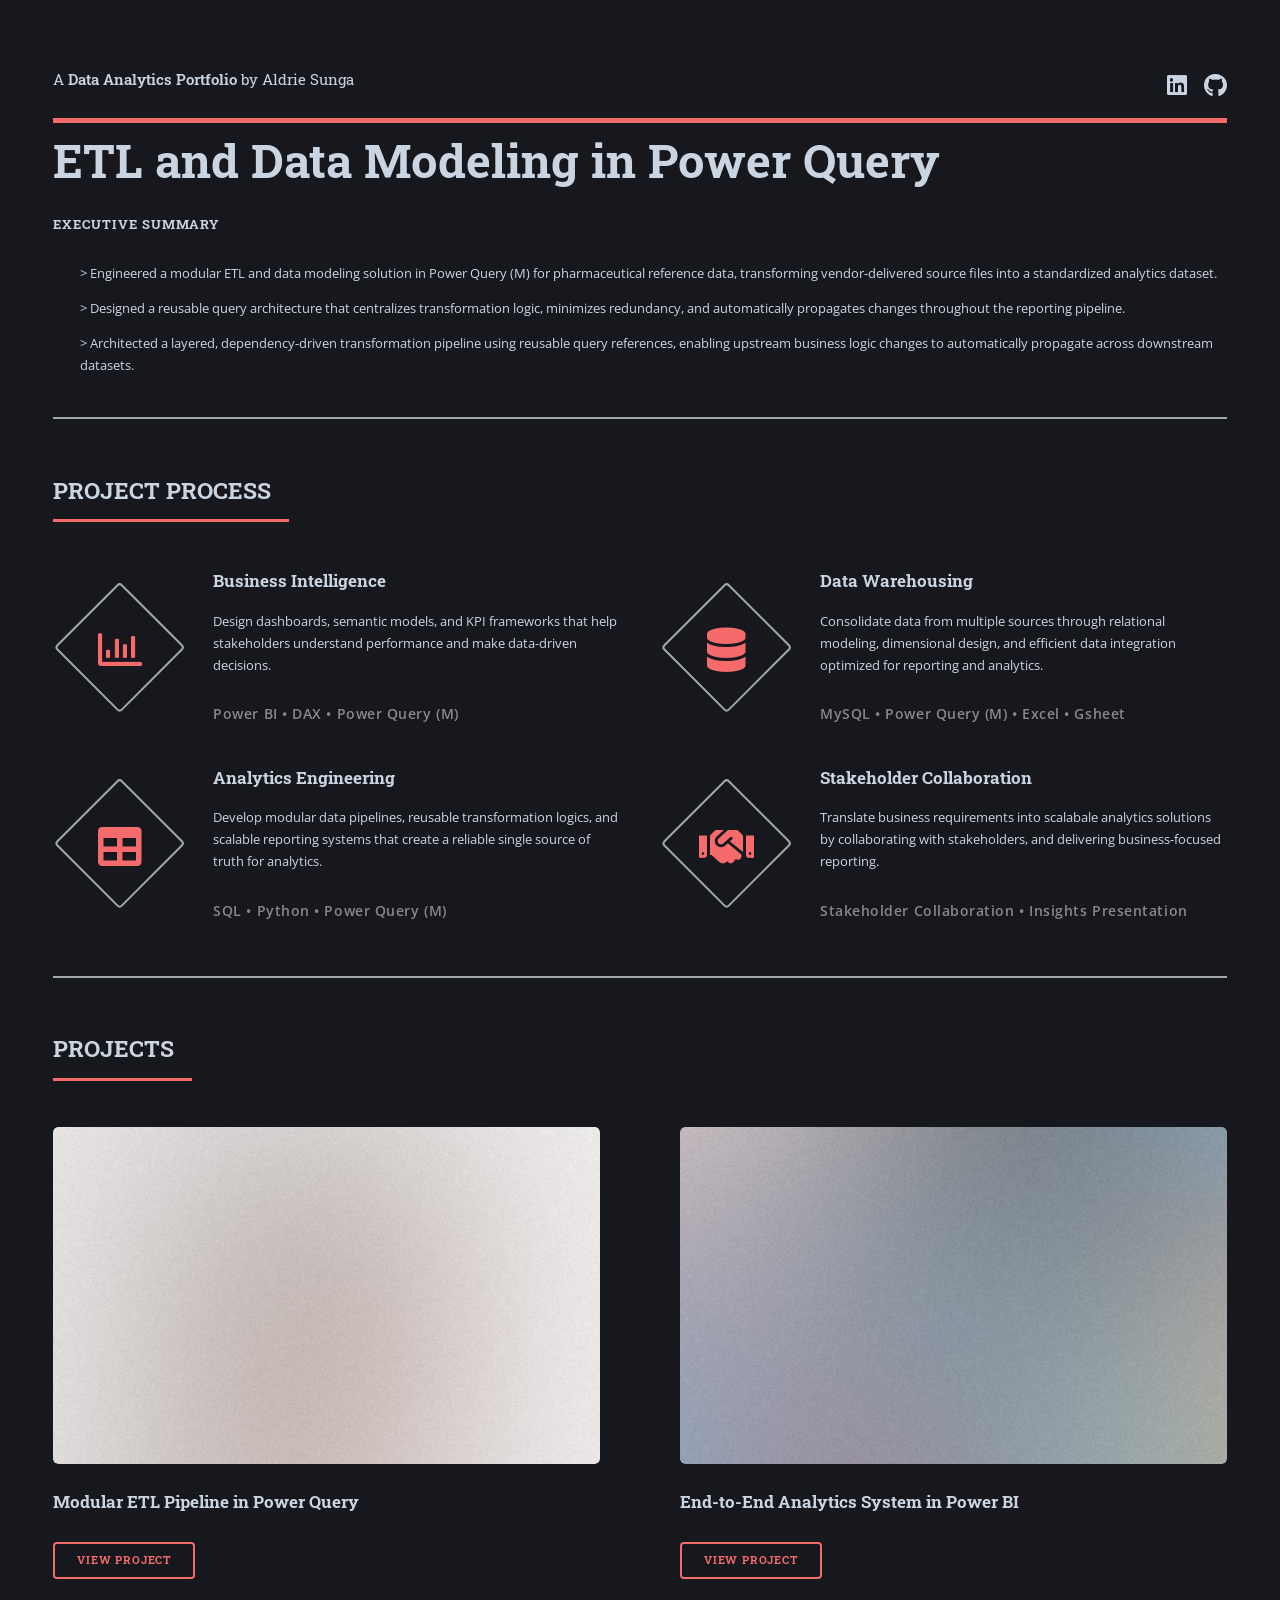
<file: project_1.html>
<!DOCTYPE HTML>
<html>
	<head>
		<title>Data by Aldrie</title>
		<meta charset="utf-8" />
		<meta name="viewport" content="width=device-width, initial-scale=1, user-scalable=no" />
		<link rel="stylesheet" href="assets/css/main_mod.css" />
        <link rel="icon" type="image/png" href="images/reading-eyeglasses-v1.png">
	</head>
	<body class="is-preload">

		<!-- Wrapper -->
			<div id="wrapper">

				<!-- Main -->
					<div id="main">
						<div class="inner">

							<!-- Header -->
								<header id="header">
									<a href="https://databyaldrie.github.io/" class="logo">A<strong> Data Analytics Portfolio</strong> by Aldrie Sunga</a>
									<ul class="icons">
										<li>
											<a href="https://www.linkedin.com/in/erroljohnsunga/"
												class="icon brands fa-linkedin"
												target="_blank"
												rel="noopener noreferrer">
													<span class="label">Linkedin</span>
											</a>
										</li>

										<li>
											<a
												class="icon brands fa-github"
												target="_blank"
												rel="noopener noreferrer">
													<span class="label">Github</span>
											</a>
										</li>
										<!-- <li><a href="#" class="icon brands fa-snapchat-ghost"><span class="label">Snapchat</span></a></li>
										<li><a href="#" class="icon brands fa-instagram"><span class="label">Instagram</span></a></li>
										<li><a href="#" class="icon brands fa-medium-m"><span class="label">Medium</span></a></li> -->
									</ul>
								</header>

							<!-- Banner -->
								<section id="banner">
									<div class="content">
										<header>
											<h1 class="project-h1">ETL and Data Modeling in Power Query</h1>
                                            <p class="p-header">
                                                Executive Summary
                                            </p>										
										</header>
                                        <div class="p-bullets">
                                            <p>> Engineered a modular ETL and data modeling solution in Power Query (M) for pharmaceutical reference data, transforming vendor-delivered source files into a standardized analytics dataset.</p>
                                            <p>> Designed a reusable query architecture that centralizes transformation logic, minimizes redundancy, and automatically propagates changes throughout the reporting pipeline.</p>
                                            <p>> Architected a layered, dependency-driven transformation pipeline using reusable query references, enabling upstream business logic changes to automatically propagate across downstream datasets.</p>
                                        </div>
                                            <!-- <ul class="actions">
											<li><a href="#" class="button big">Learn More</a></li>
										</ul> -->
									</div>
									<!-- <span class="image object">
										<img src="images/pic10.jpg" alt="" />
									</span> -->
								</section>

							<!-- Section -->
								<section>
									<header class="major">
										<h2>PROJECT PROCESS</h2>
                                    </header>
									</header>
									<div class="features">
										<article>
											<span class="icon fa-chart-bar"></span>
											<div class="content">
												<h3>Business Intelligence</h3>
												<p>
													Design dashboards, semantic models, and KPI frameworks that help stakeholders understand performance and make data-driven decisions.
												</p>
												<p class="tech-stack">
													Power BI • DAX • Power Query (M)
												</p>
											</div>
										</article>
										<article>
											<span class="icon solid fa-database"></span>
											<div class="content">
												<h3>Data Warehousing</h3>
												<p>
													Consolidate data from multiple sources through relational modeling, dimensional design, and efficient data integration optimized for reporting and analytics.
												</p>
												<p class="tech-stack">
													MySQL • Power Query (M) • Excel • Gsheet
												</p>
											</div>
										</article>
										<article>
											<span class="icon solid fa-table"></span>
											<div class="content">
												<h3>Analytics Engineering</h3>
												<p>
													Develop modular data pipelines, reusable transformation logics, and scalable reporting systems that create a reliable single source of truth for analytics.
												</p>
												<p class="tech-stack">
													SQL • Python • Power Query (M)
												</p>
											</div>
										</article>
										<article>
											<span class="icon solid fa-handshake"></span>
											<div class="content">
												<h3>Stakeholder Collaboration</h3>
												<p>
													Translate business requirements into scalabale analytics solutions by collaborating with stakeholders, and delivering business-focused reporting.
												</p>
												<p class="tech-stack">
													Stakeholder Collaboration • Insights Presentation
												</p>
											</div>
										</article>
									</div>
								</section>

							<!-- Section -->
								<section>
									<header class="major">
										<h2>PROJECTS</h2>
									</header>
									<div class="posts">
										<article>
											<a class="image"><img src="images/pic01.jpg" alt="" /></a>
											<h3>Modular ETL Pipeline in Power Query</h3>
											<p>
											</p>
											<ul class="actions">
												<li><a href="#" class="button">View Project</a></li>
											</ul>
										</article>

										<article>
											<a class="image"><img src="images/pic02.jpg" alt="" /></a>
											<h3>End-to-End Analytics System in Power BI</h3>
											<p>
											</p>
											<ul class="actions">
												<li><a href="#" class="button">View Project</a></li>
											</ul>
<!-- 										
										<article>
											<a class="image"><img src="images/pic02.jpg" alt="" /></a>
											<h3>Project #3</h3>
											<p>
												...
											</p>
											<ul class="actions">
												<li><a href="#" class="button">View Project</a></li>
											</ul>
										</article> -->
									</div>
								</section>
						</div>
					</div>
			</div>

		<!-- Scripts -->
			<script src="assets/js/jquery.min.js"></script>
			<script src="assets/js/browser.min.js"></script>
			<script src="assets/js/breakpoints.min.js"></script>
			<script src="assets/js/util.js"></script>
			<script src="assets/js/main.js"></script>

	</body>
</html>
</file>
<file: assets/css/main_mod.css>
@import url(fontawesome-all.min.css);
@import url("https://fonts.googleapis.com/css?family=Open+Sans:400,600,400italic,600italic|Roboto+Slab:400,700");
/*
	Editorial by HTML5 UP
	html5up.net | @ajlkn
	Free for personal and commercial use under the CCA 3.0 license (html5up.net/license)
*/
html, body, div, span, applet, object,
iframe, h1, h2, h3, h4, h5, h6, p, blockquote,
pre, a, abbr, acronym, address, big, cite,
code, del, dfn, em, img, ins, kbd, q, s, samp,
small, strike, strong, sub, sup, tt, var, b,
u, i, center, dl, dt, dd, ol, ul, li, fieldset,
form, label, legend, table, caption, tbody,
tfoot, thead, tr, th, td, article, aside,
canvas, details, embed, figure, figcaption,
footer, header, hgroup, menu, nav, output, ruby,
section, summary, time, mark, audio, video {
  margin: 0;
  padding: 0;
  border: 0;
  font-size: 100%;
  font: inherit;
  vertical-align: baseline; }

article, aside, details, figcaption, figure,
footer, header, hgroup, menu, nav, section {
  display: block; }

body {
  line-height: 1; }

ol, ul {
  list-style: none; }

blockquote, q {
  quotes: none; }
  blockquote:before, blockquote:after, q:before, q:after {
    content: '';
    content: none; }

table {
  border-collapse: collapse;
  border-spacing: 0; }

body {
  -webkit-text-size-adjust: none; }

mark {
  background-color: transparent;
  color: inherit; }

input::-moz-focus-inner {
  border: 0;
  padding: 0; }

input, select, textarea {
  -moz-appearance: none;
  -webkit-appearance: none;
  -ms-appearance: none;
  appearance: none; }

/* Basic */
@-ms-viewport {
  width: device-width; }

body {
  -ms-overflow-style: scrollbar; }

@media screen and (max-width: 480px) {
  html, body {
    min-width: 320px; } }

html {
  box-sizing: border-box; }

*, *:before, *:after {
  box-sizing: inherit; }

body {
  background: #16181D; }
  body.is-preload *, body.is-preload *:before, body.is-preload *:after, body.is-resizing *, body.is-resizing *:before, body.is-resizing *:after {
    -moz-animation: none !important;
    -webkit-animation: none !important;
    -ms-animation: none !important;
    animation: none !important;
    -moz-transition: none !important;
    -webkit-transition: none !important;
    -ms-transition: none !important;
    transition: none !important; }

/* Type */
body, input, select, textarea {
  color: #CBD5E1;
  font-family: "Open Sans", sans-serif;
  font-size: 13pt;
  font-weight: 400;
  line-height: 1.65; }
  @media screen and (max-width: 1680px) {
    body, input, select, textarea {
      font-size: 11pt; } }
  @media screen and (max-width: 1280px) {
    body, input, select, textarea {
      font-size: 10pt; } }
  @media screen and (max-width: 360px) {
    body, input, select, textarea {
      font-size: 9pt; } }

a {
  -moz-transition: color 0.2s ease-in-out, border-bottom-color 0.2s ease-in-out;
  -webkit-transition: color 0.2s ease-in-out, border-bottom-color 0.2s ease-in-out;
  -ms-transition: color 0.2s ease-in-out, border-bottom-color 0.2s ease-in-out;
  transition: color 0.2s ease-in-out, border-bottom-color 0.2s ease-in-out;
  border-bottom: dotted 1px;
  color: #f56a6a;
  text-decoration: none; }
  a:hover {
    border-bottom-color: #f56a6a;
    color: #f56a6a !important; }
    a:hover strong {
      color: inherit; }

strong, b {
  color: #CBD5E1;
  font-weight: 600; }

em, i {
  font-style: italic; }

p {
  margin: 0 0 2em 0; }

h1, h2, h3, h4, h5, h6 {
  color: #CBD5E1;
  font-family: "Roboto Slab", serif;
  font-weight: 700;
  line-height: 1.5;
  margin: 0 0 1em 0; }
  h1 a, h2 a, h3 a, h4 a, h5 a, h6 a {
    color: inherit;
    text-decoration: none;
    border-bottom: 0; }

h1 {
  font-size: 4em;
  margin: 0 0 0.5em 0;
  line-height: 1.3; }

h2 {
  font-size: 1.75em; }

h3 {
  font-size: 1.25em; }

h4 {
  font-size: 1.1em; }

h5 {
  font-size: 0.9em; }

h6 {
  font-size: 0.7em; }

@media screen and (max-width: 1680px) {
  h1 {
    font-size: 3.5em; } }

@media screen and (max-width: 980px) {
  h1 {
    font-size: 3.25em; } }

@media screen and (max-width: 736px) {
  h1 {
    font-size: 2em;
    line-height: 1.4; }
  h2 {
    font-size: 1.5em; } }

sub {
  font-size: 0.8em;
  position: relative;
  top: 0.5em; }

sup {
  font-size: 0.8em;
  position: relative;
  top: -0.5em; }

blockquote {
  border-left: solid 3px rgba(210, 215, 217, 0.75);
  font-style: italic;
  margin: 0 0 2em 0;
  padding: 0.5em 0 0.5em 2em; }

code {
  background: rgba(230, 235, 237, 0.25);
  border-radius: 0.375em;
  border: solid 1px rgba(210, 215, 217, 0.75);
  font-family: "Courier New", monospace;
  font-size: 0.9em;
  margin: 0 0.25em;
  padding: 0.25em 0.65em; }

pre {
  -webkit-overflow-scrolling: touch;
  font-family: "Courier New", monospace;
  font-size: 0.9em;
  margin: 0 0 2em 0; }
  pre code {
    display: block;
    line-height: 1.75;
    padding: 1em 1.5em;
    overflow-x: auto; }

hr {
  border: 0;
  border-bottom: solid 1px rgba(210, 215, 217, 0.75);
  margin: 2em 0; }
  hr.major {
    margin: 3em 0; }

.align-left {
  text-align: left; }

.align-center {
  text-align: center; }

.align-right {
  text-align: right; }

/* Row */
.row {
  display: flex;
  flex-wrap: wrap;
  box-sizing: border-box;
  align-items: stretch; }
  .row > * {
    box-sizing: border-box; }
  .row.gtr-uniform > * > :last-child {
    margin-bottom: 0; }
  .row.aln-left {
    justify-content: flex-start; }
  .row.aln-center {
    justify-content: center; }
  .row.aln-right {
    justify-content: flex-end; }
  .row.aln-top {
    align-items: flex-start; }
  .row.aln-middle {
    align-items: center; }
  .row.aln-bottom {
    align-items: flex-end; }
  .row > .imp {
    order: -1; }
  .row > .col-1 {
    width: 8.33333%; }
  .row > .off-1 {
    margin-left: 8.33333%; }
  .row > .col-2 {
    width: 16.66667%; }
  .row > .off-2 {
    margin-left: 16.66667%; }
  .row > .col-3 {
    width: 25%; }
  .row > .off-3 {
    margin-left: 25%; }
  .row > .col-4 {
    width: 33.33333%; }
  .row > .off-4 {
    margin-left: 33.33333%; }
  .row > .col-5 {
    width: 41.66667%; }
  .row > .off-5 {
    margin-left: 41.66667%; }
  .row > .col-6 {
    width: 50%; }
  .row > .off-6 {
    margin-left: 50%; }
  .row > .col-7 {
    width: 58.33333%; }
  .row > .off-7 {
    margin-left: 58.33333%; }
  .row > .col-8 {
    width: 66.66667%; }
  .row > .off-8 {
    margin-left: 66.66667%; }
  .row > .col-9 {
    width: 75%; }
  .row > .off-9 {
    margin-left: 75%; }
  .row > .col-10 {
    width: 83.33333%; }
  .row > .off-10 {
    margin-left: 83.33333%; }
  .row > .col-11 {
    width: 91.66667%; }
  .row > .off-11 {
    margin-left: 91.66667%; }
  .row > .col-12 {
    width: 100%; }
  .row > .off-12 {
    margin-left: 100%; }
  .row.gtr-0 {
    margin-top: 0;
    margin-left: 0em; }
    .row.gtr-0 > * {
      padding: 0 0 0 0em; }
    .row.gtr-0.gtr-uniform {
      margin-top: 0em; }
      .row.gtr-0.gtr-uniform > * {
        padding-top: 0em; }
  .row.gtr-25 {
    margin-top: 0;
    margin-left: -0.375em; }
    .row.gtr-25 > * {
      padding: 0 0 0 0.375em; }
    .row.gtr-25.gtr-uniform {
      margin-top: -0.375em; }
      .row.gtr-25.gtr-uniform > * {
        padding-top: 0.375em; }
  .row.gtr-50 {
    margin-top: 0;
    margin-left: -0.75em; }
    .row.gtr-50 > * {
      padding: 0 0 0 0.75em; }
    .row.gtr-50.gtr-uniform {
      margin-top: -0.75em; }
      .row.gtr-50.gtr-uniform > * {
        padding-top: 0.75em; }
  .row {
    margin-top: 0;
    margin-left: -1.5em; }
    .row > * {
      padding: 0 0 0 1.5em; }
    .row.gtr-uniform {
      margin-top: -1.5em; }
      .row.gtr-uniform > * {
        padding-top: 1.5em; }
  .row.gtr-150 {
    margin-top: 0;
    margin-left: -2.25em; }
    .row.gtr-150 > * {
      padding: 0 0 0 2.25em; }
    .row.gtr-150.gtr-uniform {
      margin-top: -2.25em; }
      .row.gtr-150.gtr-uniform > * {
        padding-top: 2.25em; }
  .row.gtr-200 {
    margin-top: 0;
    margin-left: -3em; }
    .row.gtr-200 > * {
      padding: 0 0 0 3em; }
    .row.gtr-200.gtr-uniform {
      margin-top: -3em; }
      .row.gtr-200.gtr-uniform > * {
        padding-top: 3em; }
  @media screen and (max-width: 1680px) {
    .row {
      display: flex;
      flex-wrap: wrap;
      box-sizing: border-box;
      align-items: stretch; }
      .row > * {
        box-sizing: border-box; }
      .row.gtr-uniform > * > :last-child {
        margin-bottom: 0; }
      .row.aln-left {
        justify-content: flex-start; }
      .row.aln-center {
        justify-content: center; }
      .row.aln-right {
        justify-content: flex-end; }
      .row.aln-top {
        align-items: flex-start; }
      .row.aln-middle {
        align-items: center; }
      .row.aln-bottom {
        align-items: flex-end; }
      .row > .imp-xlarge {
        order: -1; }
      .row > .col-1-xlarge {
        width: 8.33333%; }
      .row > .off-1-xlarge {
        margin-left: 8.33333%; }
      .row > .col-2-xlarge {
        width: 16.66667%; }
      .row > .off-2-xlarge {
        margin-left: 16.66667%; }
      .row > .col-3-xlarge {
        width: 25%; }
      .row > .off-3-xlarge {
        margin-left: 25%; }
      .row > .col-4-xlarge {
        width: 33.33333%; }
      .row > .off-4-xlarge {
        margin-left: 33.33333%; }
      .row > .col-5-xlarge {
        width: 41.66667%; }
      .row > .off-5-xlarge {
        margin-left: 41.66667%; }
      .row > .col-6-xlarge {
        width: 50%; }
      .row > .off-6-xlarge {
        margin-left: 50%; }
      .row > .col-7-xlarge {
        width: 58.33333%; }
      .row > .off-7-xlarge {
        margin-left: 58.33333%; }
      .row > .col-8-xlarge {
        width: 66.66667%; }
      .row > .off-8-xlarge {
        margin-left: 66.66667%; }
      .row > .col-9-xlarge {
        width: 75%; }
      .row > .off-9-xlarge {
        margin-left: 75%; }
      .row > .col-10-xlarge {
        width: 83.33333%; }
      .row > .off-10-xlarge {
        margin-left: 83.33333%; }
      .row > .col-11-xlarge {
        width: 91.66667%; }
      .row > .off-11-xlarge {
        margin-left: 91.66667%; }
      .row > .col-12-xlarge {
        width: 100%; }
      .row > .off-12-xlarge {
        margin-left: 100%; }
      .row.gtr-0 {
        margin-top: 0;
        margin-left: 0em; }
        .row.gtr-0 > * {
          padding: 0 0 0 0em; }
        .row.gtr-0.gtr-uniform {
          margin-top: 0em; }
          .row.gtr-0.gtr-uniform > * {
            padding-top: 0em; }
      .row.gtr-25 {
        margin-top: 0;
        margin-left: -0.375em; }
        .row.gtr-25 > * {
          padding: 0 0 0 0.375em; }
        .row.gtr-25.gtr-uniform {
          margin-top: -0.375em; }
          .row.gtr-25.gtr-uniform > * {
            padding-top: 0.375em; }
      .row.gtr-50 {
        margin-top: 0;
        margin-left: -0.75em; }
        .row.gtr-50 > * {
          padding: 0 0 0 0.75em; }
        .row.gtr-50.gtr-uniform {
          margin-top: -0.75em; }
          .row.gtr-50.gtr-uniform > * {
            padding-top: 0.75em; }
      .row {
        margin-top: 0;
        margin-left: -1.5em; }
        .row > * {
          padding: 0 0 0 1.5em; }
        .row.gtr-uniform {
          margin-top: -1.5em; }
          .row.gtr-uniform > * {
            padding-top: 1.5em; }
      .row.gtr-150 {
        margin-top: 0;
        margin-left: -2.25em; }
        .row.gtr-150 > * {
          padding: 0 0 0 2.25em; }
        .row.gtr-150.gtr-uniform {
          margin-top: -2.25em; }
          .row.gtr-150.gtr-uniform > * {
            padding-top: 2.25em; }
      .row.gtr-200 {
        margin-top: 0;
        margin-left: -3em; }
        .row.gtr-200 > * {
          padding: 0 0 0 3em; }
        .row.gtr-200.gtr-uniform {
          margin-top: -3em; }
          .row.gtr-200.gtr-uniform > * {
            padding-top: 3em; } }
  @media screen and (max-width: 1280px) {
    .row {
      display: flex;
      flex-wrap: wrap;
      box-sizing: border-box;
      align-items: stretch; }
      .row > * {
        box-sizing: border-box; }
      .row.gtr-uniform > * > :last-child {
        margin-bottom: 0; }
      .row.aln-left {
        justify-content: flex-start; }
      .row.aln-center {
        justify-content: center; }
      .row.aln-right {
        justify-content: flex-end; }
      .row.aln-top {
        align-items: flex-start; }
      .row.aln-middle {
        align-items: center; }
      .row.aln-bottom {
        align-items: flex-end; }
      .row > .imp-large {
        order: -1; }
      .row > .col-1-large {
        width: 8.33333%; }
      .row > .off-1-large {
        margin-left: 8.33333%; }
      .row > .col-2-large {
        width: 16.66667%; }
      .row > .off-2-large {
        margin-left: 16.66667%; }
      .row > .col-3-large {
        width: 25%; }
      .row > .off-3-large {
        margin-left: 25%; }
      .row > .col-4-large {
        width: 33.33333%; }
      .row > .off-4-large {
        margin-left: 33.33333%; }
      .row > .col-5-large {
        width: 41.66667%; }
      .row > .off-5-large {
        margin-left: 41.66667%; }
      .row > .col-6-large {
        width: 50%; }
      .row > .off-6-large {
        margin-left: 50%; }
      .row > .col-7-large {
        width: 58.33333%; }
      .row > .off-7-large {
        margin-left: 58.33333%; }
      .row > .col-8-large {
        width: 66.66667%; }
      .row > .off-8-large {
        margin-left: 66.66667%; }
      .row > .col-9-large {
        width: 75%; }
      .row > .off-9-large {
        margin-left: 75%; }
      .row > .col-10-large {
        width: 83.33333%; }
      .row > .off-10-large {
        margin-left: 83.33333%; }
      .row > .col-11-large {
        width: 91.66667%; }
      .row > .off-11-large {
        margin-left: 91.66667%; }
      .row > .col-12-large {
        width: 100%; }
      .row > .off-12-large {
        margin-left: 100%; }
      .row.gtr-0 {
        margin-top: 0;
        margin-left: 0em; }
        .row.gtr-0 > * {
          padding: 0 0 0 0em; }
        .row.gtr-0.gtr-uniform {
          margin-top: 0em; }
          .row.gtr-0.gtr-uniform > * {
            padding-top: 0em; }
      .row.gtr-25 {
        margin-top: 0;
        margin-left: -0.375em; }
        .row.gtr-25 > * {
          padding: 0 0 0 0.375em; }
        .row.gtr-25.gtr-uniform {
          margin-top: -0.375em; }
          .row.gtr-25.gtr-uniform > * {
            padding-top: 0.375em; }
      .row.gtr-50 {
        margin-top: 0;
        margin-left: -0.75em; }
        .row.gtr-50 > * {
          padding: 0 0 0 0.75em; }
        .row.gtr-50.gtr-uniform {
          margin-top: -0.75em; }
          .row.gtr-50.gtr-uniform > * {
            padding-top: 0.75em; }
      .row {
        margin-top: 0;
        margin-left: -1.5em; }
        .row > * {
          padding: 0 0 0 1.5em; }
        .row.gtr-uniform {
          margin-top: -1.5em; }
          .row.gtr-uniform > * {
            padding-top: 1.5em; }
      .row.gtr-150 {
        margin-top: 0;
        margin-left: -2.25em; }
        .row.gtr-150 > * {
          padding: 0 0 0 2.25em; }
        .row.gtr-150.gtr-uniform {
          margin-top: -2.25em; }
          .row.gtr-150.gtr-uniform > * {
            padding-top: 2.25em; }
      .row.gtr-200 {
        margin-top: 0;
        margin-left: -3em; }
        .row.gtr-200 > * {
          padding: 0 0 0 3em; }
        .row.gtr-200.gtr-uniform {
          margin-top: -3em; }
          .row.gtr-200.gtr-uniform > * {
            padding-top: 3em; } }
  @media screen and (max-width: 980px) {
    .row {
      display: flex;
      flex-wrap: wrap;
      box-sizing: border-box;
      align-items: stretch; }
      .row > * {
        box-sizing: border-box; }
      .row.gtr-uniform > * > :last-child {
        margin-bottom: 0; }
      .row.aln-left {
        justify-content: flex-start; }
      .row.aln-center {
        justify-content: center; }
      .row.aln-right {
        justify-content: flex-end; }
      .row.aln-top {
        align-items: flex-start; }
      .row.aln-middle {
        align-items: center; }
      .row.aln-bottom {
        align-items: flex-end; }
      .row > .imp-medium {
        order: -1; }
      .row > .col-1-medium {
        width: 8.33333%; }
      .row > .off-1-medium {
        margin-left: 8.33333%; }
      .row > .col-2-medium {
        width: 16.66667%; }
      .row > .off-2-medium {
        margin-left: 16.66667%; }
      .row > .col-3-medium {
        width: 25%; }
      .row > .off-3-medium {
        margin-left: 25%; }
      .row > .col-4-medium {
        width: 33.33333%; }
      .row > .off-4-medium {
        margin-left: 33.33333%; }
      .row > .col-5-medium {
        width: 41.66667%; }
      .row > .off-5-medium {
        margin-left: 41.66667%; }
      .row > .col-6-medium {
        width: 50%; }
      .row > .off-6-medium {
        margin-left: 50%; }
      .row > .col-7-medium {
        width: 58.33333%; }
      .row > .off-7-medium {
        margin-left: 58.33333%; }
      .row > .col-8-medium {
        width: 66.66667%; }
      .row > .off-8-medium {
        margin-left: 66.66667%; }
      .row > .col-9-medium {
        width: 75%; }
      .row > .off-9-medium {
        margin-left: 75%; }
      .row > .col-10-medium {
        width: 83.33333%; }
      .row > .off-10-medium {
        margin-left: 83.33333%; }
      .row > .col-11-medium {
        width: 91.66667%; }
      .row > .off-11-medium {
        margin-left: 91.66667%; }
      .row > .col-12-medium {
        width: 100%; }
      .row > .off-12-medium {
        margin-left: 100%; }
      .row.gtr-0 {
        margin-top: 0;
        margin-left: 0em; }
        .row.gtr-0 > * {
          padding: 0 0 0 0em; }
        .row.gtr-0.gtr-uniform {
          margin-top: 0em; }
          .row.gtr-0.gtr-uniform > * {
            padding-top: 0em; }
      .row.gtr-25 {
        margin-top: 0;
        margin-left: -0.375em; }
        .row.gtr-25 > * {
          padding: 0 0 0 0.375em; }
        .row.gtr-25.gtr-uniform {
          margin-top: -0.375em; }
          .row.gtr-25.gtr-uniform > * {
            padding-top: 0.375em; }
      .row.gtr-50 {
        margin-top: 0;
        margin-left: -0.75em; }
        .row.gtr-50 > * {
          padding: 0 0 0 0.75em; }
        .row.gtr-50.gtr-uniform {
          margin-top: -0.75em; }
          .row.gtr-50.gtr-uniform > * {
            padding-top: 0.75em; }
      .row {
        margin-top: 0;
        margin-left: -1.5em; }
        .row > * {
          padding: 0 0 0 1.5em; }
        .row.gtr-uniform {
          margin-top: -1.5em; }
          .row.gtr-uniform > * {
            padding-top: 1.5em; }
      .row.gtr-150 {
        margin-top: 0;
        margin-left: -2.25em; }
        .row.gtr-150 > * {
          padding: 0 0 0 2.25em; }
        .row.gtr-150.gtr-uniform {
          margin-top: -2.25em; }
          .row.gtr-150.gtr-uniform > * {
            padding-top: 2.25em; }
      .row.gtr-200 {
        margin-top: 0;
        margin-left: -3em; }
        .row.gtr-200 > * {
          padding: 0 0 0 3em; }
        .row.gtr-200.gtr-uniform {
          margin-top: -3em; }
          .row.gtr-200.gtr-uniform > * {
            padding-top: 3em; } }
  @media screen and (max-width: 736px) {
    .row {
      display: flex;
      flex-wrap: wrap;
      box-sizing: border-box;
      align-items: stretch; }
      .row > * {
        box-sizing: border-box; }
      .row.gtr-uniform > * > :last-child {
        margin-bottom: 0; }
      .row.aln-left {
        justify-content: flex-start; }
      .row.aln-center {
        justify-content: center; }
      .row.aln-right {
        justify-content: flex-end; }
      .row.aln-top {
        align-items: flex-start; }
      .row.aln-middle {
        align-items: center; }
      .row.aln-bottom {
        align-items: flex-end; }
      .row > .imp-small {
        order: -1; }
      .row > .col-1-small {
        width: 8.33333%; }
      .row > .off-1-small {
        margin-left: 8.33333%; }
      .row > .col-2-small {
        width: 16.66667%; }
      .row > .off-2-small {
        margin-left: 16.66667%; }
      .row > .col-3-small {
        width: 25%; }
      .row > .off-3-small {
        margin-left: 25%; }
      .row > .col-4-small {
        width: 33.33333%; }
      .row > .off-4-small {
        margin-left: 33.33333%; }
      .row > .col-5-small {
        width: 41.66667%; }
      .row > .off-5-small {
        margin-left: 41.66667%; }
      .row > .col-6-small {
        width: 50%; }
      .row > .off-6-small {
        margin-left: 50%; }
      .row > .col-7-small {
        width: 58.33333%; }
      .row > .off-7-small {
        margin-left: 58.33333%; }
      .row > .col-8-small {
        width: 66.66667%; }
      .row > .off-8-small {
        margin-left: 66.66667%; }
      .row > .col-9-small {
        width: 75%; }
      .row > .off-9-small {
        margin-left: 75%; }
      .row > .col-10-small {
        width: 83.33333%; }
      .row > .off-10-small {
        margin-left: 83.33333%; }
      .row > .col-11-small {
        width: 91.66667%; }
      .row > .off-11-small {
        margin-left: 91.66667%; }
      .row > .col-12-small {
        width: 100%; }
      .row > .off-12-small {
        margin-left: 100%; }
      .row.gtr-0 {
        margin-top: 0;
        margin-left: 0em; }
        .row.gtr-0 > * {
          padding: 0 0 0 0em; }
        .row.gtr-0.gtr-uniform {
          margin-top: 0em; }
          .row.gtr-0.gtr-uniform > * {
            padding-top: 0em; }
      .row.gtr-25 {
        margin-top: 0;
        margin-left: -0.375em; }
        .row.gtr-25 > * {
          padding: 0 0 0 0.375em; }
        .row.gtr-25.gtr-uniform {
          margin-top: -0.375em; }
          .row.gtr-25.gtr-uniform > * {
            padding-top: 0.375em; }
      .row.gtr-50 {
        margin-top: 0;
        margin-left: -0.75em; }
        .row.gtr-50 > * {
          padding: 0 0 0 0.75em; }
        .row.gtr-50.gtr-uniform {
          margin-top: -0.75em; }
          .row.gtr-50.gtr-uniform > * {
            padding-top: 0.75em; }
      .row {
        margin-top: 0;
        margin-left: -1.5em; }
        .row > * {
          padding: 0 0 0 1.5em; }
        .row.gtr-uniform {
          margin-top: -1.5em; }
          .row.gtr-uniform > * {
            padding-top: 1.5em; }
      .row.gtr-150 {
        margin-top: 0;
        margin-left: -2.25em; }
        .row.gtr-150 > * {
          padding: 0 0 0 2.25em; }
        .row.gtr-150.gtr-uniform {
          margin-top: -2.25em; }
          .row.gtr-150.gtr-uniform > * {
            padding-top: 2.25em; }
      .row.gtr-200 {
        margin-top: 0;
        margin-left: -3em; }
        .row.gtr-200 > * {
          padding: 0 0 0 3em; }
        .row.gtr-200.gtr-uniform {
          margin-top: -3em; }
          .row.gtr-200.gtr-uniform > * {
            padding-top: 3em; } }
  @media screen and (max-width: 480px) {
    .row {
      display: flex;
      flex-wrap: wrap;
      box-sizing: border-box;
      align-items: stretch; }
      .row > * {
        box-sizing: border-box; }
      .row.gtr-uniform > * > :last-child {
        margin-bottom: 0; }
      .row.aln-left {
        justify-content: flex-start; }
      .row.aln-center {
        justify-content: center; }
      .row.aln-right {
        justify-content: flex-end; }
      .row.aln-top {
        align-items: flex-start; }
      .row.aln-middle {
        align-items: center; }
      .row.aln-bottom {
        align-items: flex-end; }
      .row > .imp-xsmall {
        order: -1; }
      .row > .col-1-xsmall {
        width: 8.33333%; }
      .row > .off-1-xsmall {
        margin-left: 8.33333%; }
      .row > .col-2-xsmall {
        width: 16.66667%; }
      .row > .off-2-xsmall {
        margin-left: 16.66667%; }
      .row > .col-3-xsmall {
        width: 25%; }
      .row > .off-3-xsmall {
        margin-left: 25%; }
      .row > .col-4-xsmall {
        width: 33.33333%; }
      .row > .off-4-xsmall {
        margin-left: 33.33333%; }
      .row > .col-5-xsmall {
        width: 41.66667%; }
      .row > .off-5-xsmall {
        margin-left: 41.66667%; }
      .row > .col-6-xsmall {
        width: 50%; }
      .row > .off-6-xsmall {
        margin-left: 50%; }
      .row > .col-7-xsmall {
        width: 58.33333%; }
      .row > .off-7-xsmall {
        margin-left: 58.33333%; }
      .row > .col-8-xsmall {
        width: 66.66667%; }
      .row > .off-8-xsmall {
        margin-left: 66.66667%; }
      .row > .col-9-xsmall {
        width: 75%; }
      .row > .off-9-xsmall {
        margin-left: 75%; }
      .row > .col-10-xsmall {
        width: 83.33333%; }
      .row > .off-10-xsmall {
        margin-left: 83.33333%; }
      .row > .col-11-xsmall {
        width: 91.66667%; }
      .row > .off-11-xsmall {
        margin-left: 91.66667%; }
      .row > .col-12-xsmall {
        width: 100%; }
      .row > .off-12-xsmall {
        margin-left: 100%; }
      .row.gtr-0 {
        margin-top: 0;
        margin-left: 0em; }
        .row.gtr-0 > * {
          padding: 0 0 0 0em; }
        .row.gtr-0.gtr-uniform {
          margin-top: 0em; }
          .row.gtr-0.gtr-uniform > * {
            padding-top: 0em; }
      .row.gtr-25 {
        margin-top: 0;
        margin-left: -0.375em; }
        .row.gtr-25 > * {
          padding: 0 0 0 0.375em; }
        .row.gtr-25.gtr-uniform {
          margin-top: -0.375em; }
          .row.gtr-25.gtr-uniform > * {
            padding-top: 0.375em; }
      .row.gtr-50 {
        margin-top: 0;
        margin-left: -0.75em; }
        .row.gtr-50 > * {
          padding: 0 0 0 0.75em; }
        .row.gtr-50.gtr-uniform {
          margin-top: -0.75em; }
          .row.gtr-50.gtr-uniform > * {
            padding-top: 0.75em; }
      .row {
        margin-top: 0;
        margin-left: -1.5em; }
        .row > * {
          padding: 0 0 0 1.5em; }
        .row.gtr-uniform {
          margin-top: -1.5em; }
          .row.gtr-uniform > * {
            padding-top: 1.5em; }
      .row.gtr-150 {
        margin-top: 0;
        margin-left: -2.25em; }
        .row.gtr-150 > * {
          padding: 0 0 0 2.25em; }
        .row.gtr-150.gtr-uniform {
          margin-top: -2.25em; }
          .row.gtr-150.gtr-uniform > * {
            padding-top: 2.25em; }
      .row.gtr-200 {
        margin-top: 0;
        margin-left: -3em; }
        .row.gtr-200 > * {
          padding: 0 0 0 3em; }
        .row.gtr-200.gtr-uniform {
          margin-top: -3em; }
          .row.gtr-200.gtr-uniform > * {
            padding-top: 3em; } }

/* Section/Article */
section.special, article.special {
  text-align: center; }

header p {
  font-family: "Roboto Slab", serif;
  font-size: 1em;
  font-weight: 400;
  letter-spacing: 0.075em;
  margin-top: -0.5em;
  text-transform: uppercase; }

header.major > :last-child {
  border-bottom: solid 3px #f56a6a;
  display: inline-block;
  margin: 0 0 2em 0;
  padding: 0 0.75em 0.5em 0; }

header.main > :last-child {
  margin: 0 0 1em 0; }

/* Form */
form {
  margin: 0 0 2em 0; }

label {
  color: #3d4449;
  display: block;
  font-size: 0.9em;
  font-weight: 600;
  margin: 0 0 1em 0; }

input[type="text"],
input[type="password"],
input[type="email"],
input[type="tel"],
input[type="search"],
input[type="url"],
select,
textarea {
  -moz-appearance: none;
  -webkit-appearance: none;
  -ms-appearance: none;
  appearance: none;
  background: #ffffff;
  border-radius: 0.375em;
  border: none;
  border: solid 1px rgba(210, 215, 217, 0.75);
  color: inherit;
  display: block;
  outline: 0;
  padding: 0 1em;
  text-decoration: none;
  width: 100%; }
  input[type="text"]:invalid,
  input[type="password"]:invalid,
  input[type="email"]:invalid,
  input[type="tel"]:invalid,
  input[type="search"]:invalid,
  input[type="url"]:invalid,
  select:invalid,
  textarea:invalid {
    box-shadow: none; }
  input[type="text"]:focus,
  input[type="password"]:focus,
  input[type="email"]:focus,
  input[type="tel"]:focus,
  input[type="search"]:focus,
  input[type="url"]:focus,
  select:focus,
  textarea:focus {
    border-color: #f56a6a;
    box-shadow: 0 0 0 1px #f56a6a; }

select {
  background-image: url("data:image/svg+xml;charset=utf8,%3Csvg xmlns='http://www.w3.org/2000/svg' width='40' height='40' preserveAspectRatio='none' viewBox='0 0 40 40'%3E%3Cpath d='M9.4,12.3l10.4,10.4l10.4-10.4c0.2-0.2,0.5-0.4,0.9-0.4c0.3,0,0.6,0.1,0.9,0.4l3.3,3.3c0.2,0.2,0.4,0.5,0.4,0.9 c0,0.4-0.1,0.6-0.4,0.9L20.7,31.9c-0.2,0.2-0.5,0.4-0.9,0.4c-0.3,0-0.6-0.1-0.9-0.4L4.3,17.3c-0.2-0.2-0.4-0.5-0.4-0.9 c0-0.4,0.1-0.6,0.4-0.9l3.3-3.3c0.2-0.2,0.5-0.4,0.9-0.4S9.1,12.1,9.4,12.3z' fill='rgba(210, 215, 217, 0.75)' /%3E%3C/svg%3E");
  background-size: 1.25em;
  background-repeat: no-repeat;
  background-position: calc(100% - 1em) center;
  height: 2.75em;
  padding-right: 2.75em;
  text-overflow: ellipsis; }
  select option {
    color: #3d4449;
    background: #ffffff; }
  select:focus::-ms-value {
    background-color: transparent; }
  select::-ms-expand {
    display: none; }

input[type="text"],
input[type="password"],
input[type="email"],
input[type="tel"],
input[type="search"],
input[type="url"],
select {
  height: 2.75em; }

textarea {
  padding: 0.75em 1em; }

input[type="checkbox"],
input[type="radio"] {
  -moz-appearance: none;
  -webkit-appearance: none;
  -ms-appearance: none;
  appearance: none;
  display: block;
  float: left;
  margin-right: -2em;
  opacity: 0;
  width: 1em;
  z-index: -1; }
  input[type="checkbox"] + label,
  input[type="radio"] + label {
    text-decoration: none;
    color: #7f888f;
    cursor: pointer;
    display: inline-block;
    font-size: 1em;
    font-weight: 400;
    padding-left: 2.4em;
    padding-right: 0.75em;
    position: relative; }
    input[type="checkbox"] + label:before,
    input[type="radio"] + label:before {
      -moz-osx-font-smoothing: grayscale;
      -webkit-font-smoothing: antialiased;
      display: inline-block;
      font-style: normal;
      font-variant: normal;
      text-rendering: auto;
      line-height: 1;
      text-transform: none !important;
      font-family: 'Font Awesome 5 Free';
      font-weight: 900; }
    input[type="checkbox"] + label:before,
    input[type="radio"] + label:before {
      background: #ffffff;
      border-radius: 0.375em;
      border: solid 1px rgba(210, 215, 217, 0.75);
      content: '';
      display: inline-block;
      font-size: 0.8em;
      height: 2.0625em;
      left: 0;
      line-height: 2.0625em;
      position: absolute;
      text-align: center;
      top: 0;
      width: 2.0625em; }
  input[type="checkbox"]:checked + label:before,
  input[type="radio"]:checked + label:before {
    background: #3d4449;
    border-color: #3d4449;
    color: #ffffff;
    content: '\f00c'; }
  input[type="checkbox"]:focus + label:before,
  input[type="radio"]:focus + label:before {
    border-color: #f56a6a;
    box-shadow: 0 0 0 1px #f56a6a; }

input[type="checkbox"] + label:before {
  border-radius: 0.375em; }

input[type="radio"] + label:before {
  border-radius: 100%; }

::-webkit-input-placeholder {
  color: #9fa3a6 !important;
  opacity: 1.0; }

:-moz-placeholder {
  color: #9fa3a6 !important;
  opacity: 1.0; }

::-moz-placeholder {
  color: #9fa3a6 !important;
  opacity: 1.0; }

:-ms-input-placeholder {
  color: #9fa3a6 !important;
  opacity: 1.0; }

/* Box */
.box {
  border-radius: 0.375em;
  border: solid 1px rgba(210, 215, 217, 0.75);
  margin-bottom: 2em;
  padding: 1.5em; }
  .box > :last-child,
  .box > :last-child > :last-child,
  .box > :last-child > :last-child > :last-child {
    margin-bottom: 0; }
  .box.alt {
    border: 0;
    border-radius: 0;
    padding: 0; }

/* Icon */
.icon {
  text-decoration: none;
  border-bottom: none;
  position: relative; }
  .icon:before {
    -moz-osx-font-smoothing: grayscale;
    -webkit-font-smoothing: antialiased;
    display: inline-block;
    font-style: normal;
    font-variant: normal;
    text-rendering: auto;
    line-height: 1;
    text-transform: none !important;
    font-family: 'Font Awesome 5 Free';
    font-weight: 400; }
  .icon > .label {
    display: none; }
  .icon:before {
    line-height: inherit; }
  .icon.solid:before {
    font-weight: 900; }
  .icon.brands:before {
    font-family: 'Font Awesome 5 Brands'; }

/* Image */
.image {
  border-radius: 0.375em;
  border: 0;
  display: inline-block;
  position: relative; }
  .image img {
    border-radius: 0.375em;
    display: block; }
  .image.left, .image.right {
    max-width: 40%; }
    .image.left img, .image.right img {
      width: 100%; }
  .image.left {
    float: left;
    padding: 0 1.5em 1em 0;
    top: 0.25em; }
  .image.right {
    float: right;
    padding: 0 0 1em 1.5em;
    top: 0.25em; }
  .image.fit {
    display: block;
    margin: 0 0 2em 0;
    width: 100%; }
    .image.fit img {
      width: 100%; }
  .image.main {
    display: block;
    margin: 0 0 3em 0;
    width: 100%; }
    .image.main img {
      width: 100%; }

a.image {
  overflow: hidden; }
  a.image img {
    -moz-transition: -moz-transform 0.2s ease;
    -webkit-transition: -webkit-transform 0.2s ease;
    -ms-transition: -ms-transform 0.2s ease;
    transition: transform 0.2s ease; }
  a.image:hover img {
    -moz-transform: scale(1.075);
    -webkit-transform: scale(1.075);
    -ms-transform: scale(1.075);
    transform: scale(1.075); }

/* List */
ol {
  list-style: decimal;
  margin: 0 0 2em 0;
  padding-left: 1.25em; }
  ol li {
    padding-left: 0.25em; }

ul {
  list-style: disc;
  margin: 0 0 2em 0;
  padding-left: 1em; }
  ul li {
    padding-left: 0.5em; }
  ul.alt {
    list-style: none;
    padding-left: 0; }
    ul.alt li {
      border-top: solid 1px rgba(210, 215, 217, 0.75);
      padding: 0.5em 0; }
      ul.alt li:first-child {
        border-top: 0;
        padding-top: 0; }

dl {
  margin: 0 0 2em 0; }
  dl dt {
    display: block;
    font-weight: 600;
    margin: 0 0 1em 0; }
  dl dd {
    margin-left: 2em; }

/* Actions */
ul.actions {
  display: -moz-flex;
  display: -webkit-flex;
  display: -ms-flex;
  display: flex;
  cursor: default;
  list-style: none;
  margin-left: -1em;
  padding-left: 0; }
  ul.actions li {
    padding: 0 0 0 1em;
    vertical-align: middle; }
  ul.actions.special {
    -moz-justify-content: center;
    -webkit-justify-content: center;
    -ms-justify-content: center;
    justify-content: center;
    width: 100%;
    margin-left: 0; }
    ul.actions.special li:first-child {
      padding-left: 0; }
  ul.actions.stacked {
    -moz-flex-direction: column;
    -webkit-flex-direction: column;
    -ms-flex-direction: column;
    flex-direction: column;
    margin-left: 0; }
    ul.actions.stacked li {
      padding: 1.3em 0 0 0; }
      ul.actions.stacked li:first-child {
        padding-top: 0; }
  ul.actions.fit {
    width: calc(100% + 1em); }
    ul.actions.fit li {
      -moz-flex-grow: 1;
      -webkit-flex-grow: 1;
      -ms-flex-grow: 1;
      flex-grow: 1;
      -moz-flex-shrink: 1;
      -webkit-flex-shrink: 1;
      -ms-flex-shrink: 1;
      flex-shrink: 1;
      width: 100%; }
      ul.actions.fit li > * {
        width: 100%; }
    ul.actions.fit.stacked {
      width: 100%; }

/* Icons */
ul.icons {
  cursor: default;
  list-style: none;
  padding-left: 0; }
  ul.icons li {
    display: inline-block;
    padding: 0 1em 0 0; }
    ul.icons li:last-child {
      padding-right: 0; }
    ul.icons li .icon {
      color: inherit; }
      ul.icons li .icon:before {
        font-size: 1.75em; }

/* Contact */
ul.contact {
  list-style: none;
  padding: 0; }
  ul.contact li {
    text-decoration: none;
    border-top: solid 1px rgba(210, 215, 217, 0.75);
    margin: 1.5em 0 0 0;
    padding: 1.5em 0 0 3em;
    position: relative; }
    ul.contact li:before {
      -moz-osx-font-smoothing: grayscale;
      -webkit-font-smoothing: antialiased;
      display: inline-block;
      font-style: normal;
      font-variant: normal;
      text-rendering: auto;
      line-height: 1;
      text-transform: none !important;
      font-family: 'Font Awesome 5 Free';
      font-weight: 400; }
    ul.contact li:before {
      color: #f56a6a;
      display: inline-block;
      font-size: 1.5em;
      height: 1.125em;
      left: 0;
      line-height: 1.125em;
      position: absolute;
      text-align: center;
      top: 1em;
      width: 1.5em; }
    ul.contact li:first-child {
      border-top: 0;
      margin-top: 0;
      padding-top: 0; }
      ul.contact li:first-child:before {
        top: 0; }
    ul.contact li a {
      color: inherit; }

/* Pagination */
ul.pagination {
  cursor: default;
  list-style: none;
  padding-left: 0; }
  ul.pagination li {
    display: inline-block;
    padding-left: 0;
    vertical-align: middle; }
    ul.pagination li > .page {
      -moz-transition: background-color 0.2s ease-in-out, color 0.2s ease-in-out;
      -webkit-transition: background-color 0.2s ease-in-out, color 0.2s ease-in-out;
      -ms-transition: background-color 0.2s ease-in-out, color 0.2s ease-in-out;
      transition: background-color 0.2s ease-in-out, color 0.2s ease-in-out;
      border-bottom: 0;
      border-radius: 0.375em;
      display: inline-block;
      font-size: 0.8em;
      font-weight: 600;
      height: 2em;
      line-height: 2em;
      margin: 0 0.125em;
      min-width: 2em;
      padding: 0 0.5em;
      text-align: center; }
      ul.pagination li > .page.active {
        background-color: #f56a6a;
        color: #ffffff !important; }
        ul.pagination li > .page.active:hover {
          background-color: #f67878; }
        ul.pagination li > .page.active:active {
          background-color: #f45c5c; }
    ul.pagination li:first-child {
      padding-right: 0.75em; }
    ul.pagination li:last-child {
      padding-left: 0.75em; }
  @media screen and (max-width: 480px) {
    ul.pagination li:nth-child(n+2):nth-last-child(n+2) {
      display: none; }
    ul.pagination li:first-child {
      padding-right: 0; } }

/* Table */
.table-wrapper {
  -webkit-overflow-scrolling: touch;
  overflow-x: auto; }

table {
  margin: 0 0 2em 0;
  width: 100%; }
  table tbody tr {
    border: solid 1px rgba(210, 215, 217, 0.75);
    border-left: 0;
    border-right: 0; }
    table tbody tr:nth-child(2n + 1) {
      background-color: rgba(230, 235, 237, 0.25); }
  table td {
    padding: 0.75em 0.75em; }
  table th {
    color: #3d4449;
    font-size: 0.9em;
    font-weight: 600;
    padding: 0 0.75em 0.75em 0.75em;
    text-align: left; }
  table thead {
    border-bottom: solid 2px rgba(210, 215, 217, 0.75); }
  table tfoot {
    border-top: solid 2px rgba(210, 215, 217, 0.75); }
  table.alt {
    border-collapse: separate; }
    table.alt tbody tr td {
      border: solid 1px rgba(210, 215, 217, 0.75);
      border-left-width: 0;
      border-top-width: 0; }
      table.alt tbody tr td:first-child {
        border-left-width: 1px; }
    table.alt tbody tr:first-child td {
      border-top-width: 1px; }
    table.alt thead {
      border-bottom: 0; }
    table.alt tfoot {
      border-top: 0; }

/* Button */
input[type="submit"],
input[type="reset"],
input[type="button"],
button,
.button {
  -moz-appearance: none;
  -webkit-appearance: none;
  -ms-appearance: none;
  appearance: none;
  -moz-transition: background-color 0.2s ease-in-out, color 0.2s ease-in-out;
  -webkit-transition: background-color 0.2s ease-in-out, color 0.2s ease-in-out;
  -ms-transition: background-color 0.2s ease-in-out, color 0.2s ease-in-out;
  transition: background-color 0.2s ease-in-out, color 0.2s ease-in-out;
  background-color: transparent;
  border-radius: 0.375em;
  border: 0;
  box-shadow: inset 0 0 0 2px #f56a6a;
  color: #f56a6a !important;
  cursor: pointer;
  display: inline-block;
  font-family: "Roboto Slab", serif;
  font-size: 0.8em;
  font-weight: 700;
  height: 3.5em;
  letter-spacing: 0.075em;
  line-height: 3.5em;
  padding: 0 2.25em;
  text-align: center;
  text-decoration: none;
  text-transform: uppercase;
  white-space: nowrap; }
  input[type="submit"]:hover,
  input[type="reset"]:hover,
  input[type="button"]:hover,
  button:hover,
  .button:hover {
    background-color: rgba(245, 106, 106, 0.05); }
  input[type="submit"]:active,
  input[type="reset"]:active,
  input[type="button"]:active,
  button:active,
  .button:active {
    background-color: rgba(245, 106, 106, 0.15); }
  input[type="submit"].icon:before,
  input[type="reset"].icon:before,
  input[type="button"].icon:before,
  button.icon:before,
  .button.icon:before {
    margin-right: 0.5em; }
  input[type="submit"].fit,
  input[type="reset"].fit,
  input[type="button"].fit,
  button.fit,
  .button.fit {
    width: 100%; }
  input[type="submit"].small,
  input[type="reset"].small,
  input[type="button"].small,
  button.small,
  .button.small {
    font-size: 0.6em; }
  input[type="submit"].large,
  input[type="reset"].large,
  input[type="button"].large,
  button.large,
  .button.large {
    font-size: 1em;
    height: 3.65em;
    line-height: 3.65em; }
  input[type="submit"].primary,
  input[type="reset"].primary,
  input[type="button"].primary,
  button.primary,
  .button.primary {
    background-color: #f56a6a;
    box-shadow: none;
    color: #ffffff !important; }
    input[type="submit"].primary:hover,
    input[type="reset"].primary:hover,
    input[type="button"].primary:hover,
    button.primary:hover,
    .button.primary:hover {
      background-color: #f67878; }
    input[type="submit"].primary:active,
    input[type="reset"].primary:active,
    input[type="button"].primary:active,
    button.primary:active,
    .button.primary:active {
      background-color: #f45c5c; }
  input[type="submit"].disabled, input[type="submit"]:disabled,
  input[type="reset"].disabled,
  input[type="reset"]:disabled,
  input[type="button"].disabled,
  input[type="button"]:disabled,
  button.disabled,
  button:disabled,
  .button.disabled,
  .button:disabled {
    pointer-events: none;
    opacity: 0.25; }

/* Mini Posts */
.mini-posts article {
  border-top: solid 1px rgba(210, 215, 217, 0.75);
  margin-top: 2em;
  padding-top: 2em; }
  .mini-posts article .image {
    display: block;
    margin: 0 0 1.5em 0; }
    .mini-posts article .image img {
      display: block;
      width: 100%; }
  .mini-posts article:first-child {
    border-top: 0;
    margin-top: 0;
    padding-top: 0; }

/* Features */
.features {
  display: -moz-flex;
  display: -webkit-flex;
  display: -ms-flex;
  display: flex;
  -moz-flex-wrap: wrap;
  -webkit-flex-wrap: wrap;
  -ms-flex-wrap: wrap;
  flex-wrap: wrap;
  margin: 0 0 2em -3em;
  width: calc(100% + 3em); }
  .features article {
    -moz-align-items: center;
    -webkit-align-items: center;
    -ms-align-items: center;
    align-items: center;
    display: -moz-flex;
    display: -webkit-flex;
    display: -ms-flex;
    display: flex;
    margin: 0 0 3em 3em;
    position: relative;
    width: calc(50% - 3em); }
    .features article:nth-child(2n - 1) {
      margin-right: 1.5em; }
    .features article:nth-child(2n) {
      margin-left: 1.5em; }
    .features article:nth-last-child(1), .features article:nth-last-child(2) {
      margin-bottom: 0; }
    .features article .icon {
      -moz-flex-grow: 0;
      -webkit-flex-grow: 0;
      -ms-flex-grow: 0;
      flex-grow: 0;
      -moz-flex-shrink: 0;
      -webkit-flex-shrink: 0;
      -ms-flex-shrink: 0;
      flex-shrink: 0;
      display: block;
      height: 10em;
      line-height: 10em;
      margin: 0 2em 0 0;
      text-align: center;
      width: 10em; }
      .features article .icon:before {
        color: #f56a6a;
        font-size: 2.75rem;
        position: relative;
        top: 0.05em; }
      .features article .icon:after {
        -moz-transform: rotate(45deg);
        -webkit-transform: rotate(45deg);
        -ms-transform: rotate(45deg);
        transform: rotate(45deg);
        border-radius: 0.25rem;
        border: solid 2px rgba(210, 215, 217, 0.75);
        content: '';
        display: block;
        height: 7em;
        left: 50%;
        margin: -3.5em 0 0 -3.5em;
        position: absolute;
        top: 50%;
        width: 7em; }
    .features article .content {
      -moz-flex-grow: 1;
      -webkit-flex-grow: 1;
      -ms-flex-grow: 1;
      flex-grow: 1;
      -moz-flex-shrink: 1;
      -webkit-flex-shrink: 1;
      -ms-flex-shrink: 1;
      flex-shrink: 1;
      width: 100%; }
      .features article .content > :last-child {
        margin-bottom: 0; }
  @media screen and (max-width: 980px) {
    .features {
      margin: 0 0 2em 0;
      width: 100%; }
      .features article {
        margin: 0 0 3em 0;
        width: 100%; }
        .features article:nth-child(2n - 1) {
          margin-right: 0; }
        .features article:nth-child(2n) {
          margin-left: 0; }
        .features article:nth-last-child(1), .features article:nth-last-child(2) {
          margin-bottom: 3em; }
        .features article:last-child {
          margin-bottom: 0; }
        .features article .icon {
          height: 8em;
          line-height: 8em;
          width: 8em; }
          .features article .icon:before {
            font-size: 2.25rem; }
          .features article .icon:after {
            height: 6em;
            margin: -3em 0 0 -3em;
            width: 6em; } }
  @media screen and (max-width: 480px) {
    .features article {
      -moz-flex-direction: column;
      -webkit-flex-direction: column;
      -ms-flex-direction: column;
      flex-direction: column;
      -moz-align-items: -moz-flex-start;
      -webkit-align-items: -webkit-flex-start;
      -ms-align-items: -ms-flex-start;
      align-items: flex-start; }
      .features article .icon {
        height: 6em;
        line-height: 6em;
        margin: 0 0 1.5em 0;
        width: 6em; }
        .features article .icon:before {
          font-size: 1.5rem; }
        .features article .icon:after {
          height: 4em;
          margin: -2em 0 0 -2em;
          width: 4em; } }
  @media screen and (max-width: 480px) {
    .features article .icon:before {
      font-size: 1.25rem; } }

/* Posts */
.posts {
  display: -moz-flex;
  display: -webkit-flex;
  display: -ms-flex;
  display: flex;
  -moz-flex-wrap: wrap;
  -webkit-flex-wrap: wrap;
  -ms-flex-wrap: wrap;
  flex-wrap: wrap;
  margin: 0 0 2em -6em;
  width: calc(100% + 6em); }
  .posts article {
    -moz-flex-grow: 0;
    -webkit-flex-grow: 0;
    -ms-flex-grow: 0;
    flex-grow: 0;
    -moz-flex-shrink: 1;
    -webkit-flex-shrink: 1;
    -ms-flex-shrink: 1;
    flex-shrink: 1;
    margin: 0 0 6em 6em;
    position: relative;
    width: calc(33.33333% - 6em); }
    .posts article:before {
      background: transparent;
      content: '';
      display: block;
      height: calc(100% + 6em);
      left: -3em;
      position: absolute;
      top: 0;
      width: 1px; }
    .posts article:after {
      background: transparent;
      bottom: -3em;
      content: '';
      display: block;
      height: 1px;
      position: absolute;
      right: 0;
      width: calc(100% + 6em); }
    .posts article > :last-child {
      margin-bottom: 0; }
    .posts article .image {
      display: block;
      margin: 0 0 2em 0; }
      .posts article .image img {
        display: block;
        width: 100%; }
  @media screen and (min-width: 1681px) {
    .posts article:nth-child(3n + 1):before {
      display: none; }
    .posts article:nth-child(3n + 1):after {
      width: 100%; }
    .posts article:nth-last-child(1), .posts article:nth-last-child(2), .posts article:nth-last-child(3) {
      margin-bottom: 0; }
      .posts article:nth-last-child(1):before, .posts article:nth-last-child(2):before, .posts article:nth-last-child(3):before {
        height: 100%; }
      .posts article:nth-last-child(1):after, .posts article:nth-last-child(2):after, .posts article:nth-last-child(3):after {
        display: none; } }
  @media screen and (max-width: 1680px) {
    .posts article {
      width: calc(50% - 6em); }
      .posts article:nth-last-child(3) {
        margin-bottom: 6em; } }
  @media screen and (min-width: 481px) and (max-width: 1680px) {
    .posts article:nth-child(2n + 1):before {
      display: none; }
    .posts article:nth-child(2n + 1):after {
      width: 100%; }
    .posts article:nth-last-child(1), .posts article:nth-last-child(2) {
      margin-bottom: 0; }
      .posts article:nth-last-child(1):before, .posts article:nth-last-child(2):before {
        height: 100%; }
      .posts article:nth-last-child(1):after, .posts article:nth-last-child(2):after {
        display: none; } }
  @media screen and (max-width: 736px) {
    .posts {
      margin: 0 0 2em -4.5em;
      width: calc(100% + 4.5em); }
      .posts article {
        margin: 0 0 4.5em 4.5em;
        width: calc(50% - 4.5em); }
        .posts article:before {
          height: calc(100% + 4.5em);
          left: -2.25em; }
        .posts article:after {
          bottom: -2.25em;
          width: calc(100% + 4.5em); }
        .posts article:nth-last-child(3) {
          margin-bottom: 4.5em; } }
  @media screen and (max-width: 480px) {
    .posts {
      margin: 0 0 2em 0;
      width: 100%; }
      .posts article {
        margin: 0 0 4.5em 0;
        width: 100%; }
        .posts article:before {
          display: none; }
        .posts article:after {
          width: 100%; }
        .posts article:last-child {
          margin-bottom: 0; }
          .posts article:last-child:after {
            display: none; } }

/* Wrapper */
#wrapper {
  display: -moz-flex;
  display: -webkit-flex;
  display: -ms-flex;
  display: flex;
  -moz-flex-direction: row-reverse;
  -webkit-flex-direction: row-reverse;
  -ms-flex-direction: row-reverse;
  flex-direction: row-reverse;
  min-height: 100vh; }

/* Main */
#main {
  -moz-flex-grow: 1;
  -webkit-flex-grow: 1;
  -ms-flex-grow: 1;
  flex-grow: 1;
  -moz-flex-shrink: 1;
  -webkit-flex-shrink: 1;
  -ms-flex-shrink: 1;
  flex-shrink: 1;
  width: 100%; }
  #main > .inner {
    padding: 0 6em 0.1em 6em ;
    margin: 0 auto;
    max-width: 110em; }
    #main > .inner > section {
      padding: 6em 0 3em 0 ;
      border-top: solid 2px rgba(210, 215, 217, 0.75); }
      #main > .inner > section:first-of-type {
        border-top: 0 !important; }
  @media screen and (max-width: 1680px) {
    #main > .inner {
      padding: 0 5em 0.1em 5em ; }
      #main > .inner > section {
        padding: 5em 0 3em 0 ; } }
  @media screen and (max-width: 1280px) {
    #main > .inner {
      padding: 0 4em 0.1em 4em ; }
      #main > .inner > section {
        padding: 4em 0 2em 0 ; } }
  @media screen and (max-width: 736px) {
    #main > .inner {
      padding: 0 2em 0.1em 2em ; }
      #main > .inner > section {
        padding: 3em 0 1em 0 ; } }

/* Sidebar */
#search form {
  text-decoration: none;
  position: relative; }
  #search form:before {
    -moz-osx-font-smoothing: grayscale;
    -webkit-font-smoothing: antialiased;
    display: inline-block;
    font-style: normal;
    font-variant: normal;
    text-rendering: auto;
    line-height: 1;
    text-transform: none !important;
    font-family: 'Font Awesome 5 Free';
    font-weight: 900; }
  #search form:before {
    -moz-transform: scaleX(-1);
    -webkit-transform: scaleX(-1);
    -ms-transform: scaleX(-1);
    transform: scaleX(-1);
    color: #7f888f;
    content: '\f002';
    cursor: default;
    display: block;
    font-size: 1.5em;
    height: 2em;
    line-height: 2em;
    opacity: 0.325;
    position: absolute;
    right: 0;
    text-align: center;
    top: 0;
    width: 2em; }
  #search form input[type="text"] {
    padding-right: 2.75em; }

#sidebar {
  -moz-flex-grow: 0;
  -webkit-flex-grow: 0;
  -ms-flex-grow: 0;
  flex-grow: 0;
  -moz-flex-shrink: 0;
  -webkit-flex-shrink: 0;
  -ms-flex-shrink: 0;
  flex-shrink: 0;
  -moz-transition: margin-left 0.5s ease, box-shadow 0.5s ease;
  -webkit-transition: margin-left 0.5s ease, box-shadow 0.5s ease;
  -ms-transition: margin-left 0.5s ease, box-shadow 0.5s ease;
  transition: margin-left 0.5s ease, box-shadow 0.5s ease;
  background-color: #f5f6f7;
  font-size: 0.9em;
  position: relative;
  width: 26em; }
  #sidebar h2 {
    font-size: 1.38889em; }
  #sidebar > .inner {
    padding: 2.22222em 2.22222em 2.44444em 2.22222em ;
    position: relative;
    width: 26em; }
    #sidebar > .inner > * {
      border-bottom: solid 2px rgba(210, 215, 217, 0.75);
      margin: 0 0 3.5em 0;
      padding: 0 0 3.5em 0; }
      #sidebar > .inner > * > :last-child {
        margin-bottom: 0; }
      #sidebar > .inner > *:last-child {
        border-bottom: 0;
        margin-bottom: 0;
        padding-bottom: 0; }
    #sidebar > .inner > .alt {
      background-color: #eff1f2;
      border-bottom: 0;
      margin: -2.22222em 0 4.44444em -2.22222em;
      padding: 2.22222em;
      width: calc(100% + 4.44444em); }
  #sidebar .toggle {
    text-decoration: none;
    -moz-transition: left 0.5s ease;
    -webkit-transition: left 0.5s ease;
    -ms-transition: left 0.5s ease;
    transition: left 0.5s ease;
    -webkit-tap-highlight-color: rgba(255, 255, 255, 0);
    border: 0;
    display: block;
    height: 7.5em;
    left: 26em;
    line-height: 7.5em;
    outline: 0;
    overflow: hidden;
    position: absolute;
    text-align: center;
    text-indent: -15em;
    white-space: nowrap;
    top: 0;
    width: 6em;
    z-index: 10000; }
    #sidebar .toggle:before {
      -moz-osx-font-smoothing: grayscale;
      -webkit-font-smoothing: antialiased;
      display: inline-block;
      font-style: normal;
      font-variant: normal;
      text-rendering: auto;
      line-height: 1;
      text-transform: none !important;
      font-family: 'Font Awesome 5 Free';
      font-weight: 900; }
    #sidebar .toggle:before {
      content: '\f0c9';
      font-size: 2rem;
      height: inherit;
      left: 0;
      line-height: inherit;
      position: absolute;
      text-indent: 0;
      top: 0;
      width: inherit; }
  #sidebar.inactive {
    margin-left: -26em; }
  @media screen and (max-width: 1680px) {
    #sidebar {
      width: 24em; }
      #sidebar > .inner {
        padding: 1.66667em 1.66667em 1.33333em 1.66667em ;
        width: 24em; }
        #sidebar > .inner > .alt {
          margin: -1.66667em 0 3.33333em -1.66667em;
          padding: 1.66667em;
          width: calc(100% + 3.33333em); }
      #sidebar .toggle {
        height: 6.25em;
        left: 24em;
        line-height: 6.25em;
        text-indent: 5em;
        width: 5em; }
        #sidebar .toggle:before {
          font-size: 1.5rem; }
      #sidebar.inactive {
        margin-left: -24em; } }
  @media screen and (max-width: 1280px) {
    #sidebar {
      box-shadow: 0 0 5em 0 rgba(0, 0, 0, 0.175);
      height: 100%;
      left: 0;
      position: fixed;
      top: 0;
      z-index: 10000; }
      #sidebar.inactive {
        box-shadow: none; }
      #sidebar > .inner {
        -webkit-overflow-scrolling: touch;
        height: 100%;
        left: 0;
        overflow-x: hidden;
        overflow-y: auto;
        position: absolute;
        top: 0; }
        #sidebar > .inner:after {
          content: '';
          display: block;
          height: 4em;
          width: 100%; }
      #sidebar .toggle {
        text-indent: 6em;
        width: 6em; }
        #sidebar .toggle:before {
          font-size: 1.5rem;
          margin-left: -0.4375em; }
      body.is-preload #sidebar {
        display: none; } }
  @media screen and (max-width: 736px) {
    #sidebar .toggle {
      text-indent: 7.25em;
      width: 7.25em; }
      #sidebar .toggle:before {
        color: #7f888f;
        margin-left: -0.0625em;
        margin-top: -0.25em;
        font-size: 1.1rem;
        z-index: 1; }
      #sidebar .toggle:after {
        background: rgba(222, 225, 226, 0.75);
        border-radius: 0.375em;
        content: '';
        height: 3.5em;
        left: 1em;
        position: absolute;
        top: 1em;
        width: 5em; } }

/* Header */
#header {
  display: -moz-flex;
  display: -webkit-flex;
  display: -ms-flex;
  display: flex;
  border-bottom: solid 5px #f56a6a;
  padding: 6em 0 1em 0;
  position: relative; }
  #header > * {
    -moz-flex: 1;
    -webkit-flex: 1;
    -ms-flex: 1;
    flex: 1;
    margin-bottom: 0; }
  #header .logo {
    border-bottom: 0;
    color: inherit;
    font-family: "Roboto Slab", serif;
    font-size: 1.125em; }
  #header .icons {
    text-align: right; }
  @media screen and (max-width: 1680px) {
    #header {
      padding-top: 5em; } }
  @media screen and (max-width: 736px) {
    #header {
      padding-top: 6.5em; }
      #header .logo {
        font-size: 1.25em;
        margin: 0; }
      #header .icons {
        height: 5em;
        line-height: 5em;
        position: absolute;
        right: -0.5em;
        top: 0; } }

/* Banner */
#banner {
  padding: 6em 0 4em 0 ;
  display: -moz-flex;
  display: -webkit-flex;
  display: -ms-flex;
  display: flex; }
  #banner .home-h1 {
    margin-top: -0.125em; }
  #banner .project-h1 {
    margin-top: -1em; }
  #banner .p-header {
    margin: 0 0 2em 0;
    font-weight: bold; }
  #banner .p-bullets p {
    margin: 0 0 1em 2em; }
  #banner .content {
    -moz-flex-grow: 1;
    -webkit-flex-grow: 1;
    -ms-flex-grow: 1;
    flex-grow: 1;
    -moz-flex-shrink: 1;
    -webkit-flex-shrink: 1;
    -ms-flex-shrink: 1;
    flex-shrink: 1;
    width: 50%; }
  #banner .image {
    -moz-flex-grow: 0;
    -webkit-flex-grow: 0;
    -ms-flex-grow: 0;
    flex-grow: 0;
    -moz-flex-shrink: 0;
    -webkit-flex-shrink: 0;
    -ms-flex-shrink: 0;
    flex-shrink: 0;
    display: block;
    margin: 0 0 2em 4em;
    width: 50%; }
    #banner .image img {
      height: 100%;
      -moz-object-fit: cover;
      -webkit-object-fit: cover;
      -ms-object-fit: cover;
      object-fit: cover;
      -moz-object-position: center;
      -webkit-object-position: center;
      -ms-object-position: center;
      object-position: center;
      width: 100%; }
  @media screen and (orientation: portrait) {
    #banner {
      -moz-flex-direction: column-reverse;
      -webkit-flex-direction: column-reverse;
      -ms-flex-direction: column-reverse;
      flex-direction: column-reverse; }
      #banner h1 br {
        display: none; }
      #banner .content {
        -moz-flex-grow: 0;
        -webkit-flex-grow: 0;
        -ms-flex-grow: 0;
        flex-grow: 0;
        -moz-flex-shrink: 0;
        -webkit-flex-shrink: 0;
        -ms-flex-shrink: 0;
        flex-shrink: 0;
        width: 100%; }
      #banner .image {
        -moz-flex-grow: 0;
        -webkit-flex-grow: 0;
        -ms-flex-grow: 0;
        flex-grow: 0;
        -moz-flex-shrink: 0;
        -webkit-flex-shrink: 0;
        -ms-flex-shrink: 0;
        flex-shrink: 0;
        margin: 0 0 4em 0;
        height: 25em;
        max-height: 50vh;
        min-height: 18em;
        width: 100%; } }
  @media screen and (orientation: portrait) and (max-width: 480px) {
    #banner .image {
      max-height: 35vh; } }

/* Footer */
#footer .copyright {
  color: #9fa3a6;
  font-size: 0.9em; }
  #footer .copyright a {
    color: inherit; }

/* Menu */
#menu ul {
  -moz-user-select: none;
  -webkit-user-select: none;
  -ms-user-select: none;
  user-select: none;
  color: #3d4449;
  font-family: "Roboto Slab", serif;
  font-weight: 400;
  letter-spacing: 0.075em;
  list-style: none;
  margin-bottom: 0;
  padding: 0;
  text-transform: uppercase; }
  #menu ul a, #menu ul span {
    border-bottom: 0;
    color: inherit;
    cursor: pointer;
    display: block;
    font-size: 0.9em;
    padding: 0.625em 0; }
    #menu ul a:hover, #menu ul span:hover {
      color: #f56a6a; }
    #menu ul a.opener, #menu ul span.opener {
      -moz-transition: color 0.2s ease-in-out;
      -webkit-transition: color 0.2s ease-in-out;
      -ms-transition: color 0.2s ease-in-out;
      transition: color 0.2s ease-in-out;
      text-decoration: none;
      -webkit-tap-highlight-color: rgba(255, 255, 255, 0);
      position: relative; }
      #menu ul a.opener:before, #menu ul span.opener:before {
        -moz-osx-font-smoothing: grayscale;
        -webkit-font-smoothing: antialiased;
        display: inline-block;
        font-style: normal;
        font-variant: normal;
        text-rendering: auto;
        line-height: 1;
        text-transform: none !important;
        font-family: 'Font Awesome 5 Free';
        font-weight: 900; }
      #menu ul a.opener:before, #menu ul span.opener:before {
        -moz-transition: color 0.2s ease-in-out, -moz-transform 0.2s ease-in-out;
        -webkit-transition: color 0.2s ease-in-out, -webkit-transform 0.2s ease-in-out;
        -ms-transition: color 0.2s ease-in-out, -ms-transform 0.2s ease-in-out;
        transition: color 0.2s ease-in-out, transform 0.2s ease-in-out;
        color: #9fa3a6;
        content: '\f078';
        position: absolute;
        right: 0; }
      #menu ul a.opener:hover:before, #menu ul span.opener:hover:before {
        color: #f56a6a; }
      #menu ul a.opener.active + ul, #menu ul span.opener.active + ul {
        display: block; }
      #menu ul a.opener.active:before, #menu ul span.opener.active:before {
        -moz-transform: rotate(-180deg);
        -webkit-transform: rotate(-180deg);
        -ms-transform: rotate(-180deg);
        transform: rotate(-180deg); }

#menu > ul > li {
  border-top: solid 1px rgba(210, 215, 217, 0.75);
  margin: 0.5em 0 0 0;
  padding: 0.5em 0 0 0; }
  #menu > ul > li > ul {
    color: #9fa3a6;
    display: none;
    margin: 0.5em 0 1.5em 0;
    padding-left: 1em; }
    #menu > ul > li > ul a, #menu > ul > li > ul span {
      font-size: 0.8em; }
    #menu > ul > li > ul > li {
      margin: 0.125em 0 0 0;
      padding: 0.125em 0 0 0; }
  #menu > ul > li:first-child {
    border-top: 0;
    margin-top: 0;
    padding-top: 0; }

/* ================================================= */
/* NEW ADDITIONS*/
/* ================================================= */
.tech-stack{
    margin-top: 0.5rem;
    font-size: 0.85rem;
    color: #888;
    font-weight: 600;
    letter-spacing: 0.04em;
}
</file>
<file: assets/css/main.css>
@import url(fontawesome-all.min.css);
@import url("https://fonts.googleapis.com/css?family=Open+Sans:400,600,400italic,600italic|Roboto+Slab:400,700");
/*
	Editorial by HTML5 UP
	html5up.net | @ajlkn
	Free for personal and commercial use under the CCA 3.0 license (html5up.net/license)
*/
html, body, div, span, applet, object,
iframe, h1, h2, h3, h4, h5, h6, p, blockquote,
pre, a, abbr, acronym, address, big, cite,
code, del, dfn, em, img, ins, kbd, q, s, samp,
small, strike, strong, sub, sup, tt, var, b,
u, i, center, dl, dt, dd, ol, ul, li, fieldset,
form, label, legend, table, caption, tbody,
tfoot, thead, tr, th, td, article, aside,
canvas, details, embed, figure, figcaption,
footer, header, hgroup, menu, nav, output, ruby,
section, summary, time, mark, audio, video {
  margin: 0;
  padding: 0;
  border: 0;
  font-size: 100%;
  font: inherit;
  vertical-align: baseline; }

article, aside, details, figcaption, figure,
footer, header, hgroup, menu, nav, section {
  display: block; }

body {
  line-height: 1; }

ol, ul {
  list-style: none; }

blockquote, q {
  quotes: none; }
  blockquote:before, blockquote:after, q:before, q:after {
    content: '';
    content: none; }

table {
  border-collapse: collapse;
  border-spacing: 0; }

body {
  -webkit-text-size-adjust: none; }

mark {
  background-color: transparent;
  color: inherit; }

input::-moz-focus-inner {
  border: 0;
  padding: 0; }

input, select, textarea {
  -moz-appearance: none;
  -webkit-appearance: none;
  -ms-appearance: none;
  appearance: none; }

/* Basic */
@-ms-viewport {
  width: device-width; }

body {
  -ms-overflow-style: scrollbar; }

@media screen and (max-width: 480px) {
  html, body {
    min-width: 320px; } }

html {
  box-sizing: border-box; }

*, *:before, *:after {
  box-sizing: inherit; }

body {
  background: #ffffff; }
  body.is-preload *, body.is-preload *:before, body.is-preload *:after, body.is-resizing *, body.is-resizing *:before, body.is-resizing *:after {
    -moz-animation: none !important;
    -webkit-animation: none !important;
    -ms-animation: none !important;
    animation: none !important;
    -moz-transition: none !important;
    -webkit-transition: none !important;
    -ms-transition: none !important;
    transition: none !important; }

/* Type */
body, input, select, textarea {
  color: #7f888f;
  font-family: "Open Sans", sans-serif;
  font-size: 13pt;
  font-weight: 400;
  line-height: 1.65; }
  @media screen and (max-width: 1680px) {
    body, input, select, textarea {
      font-size: 11pt; } }
  @media screen and (max-width: 1280px) {
    body, input, select, textarea {
      font-size: 10pt; } }
  @media screen and (max-width: 360px) {
    body, input, select, textarea {
      font-size: 9pt; } }

a {
  -moz-transition: color 0.2s ease-in-out, border-bottom-color 0.2s ease-in-out;
  -webkit-transition: color 0.2s ease-in-out, border-bottom-color 0.2s ease-in-out;
  -ms-transition: color 0.2s ease-in-out, border-bottom-color 0.2s ease-in-out;
  transition: color 0.2s ease-in-out, border-bottom-color 0.2s ease-in-out;
  border-bottom: dotted 1px;
  color: #f56a6a;
  text-decoration: none; }
  a:hover {
    border-bottom-color: #f56a6a;
    color: #f56a6a !important; }
    a:hover strong {
      color: inherit; }

strong, b {
  color: #3d4449;
  font-weight: 600; }

em, i {
  font-style: italic; }

p {
  margin: 0 0 2em 0; }

h1, h2, h3, h4, h5, h6 {
  color: #3d4449;
  font-family: "Roboto Slab", serif;
  font-weight: 700;
  line-height: 1.5;
  margin: 0 0 1em 0; }
  h1 a, h2 a, h3 a, h4 a, h5 a, h6 a {
    color: inherit;
    text-decoration: none;
    border-bottom: 0; }

h1 {
  font-size: 4em;
  margin: 0 0 0.5em 0;
  line-height: 1.3; }

h2 {
  font-size: 1.75em; }

h3 {
  font-size: 1.25em; }

h4 {
  font-size: 1.1em; }

h5 {
  font-size: 0.9em; }

h6 {
  font-size: 0.7em; }

@media screen and (max-width: 1680px) {
  h1 {
    font-size: 3.5em; } }

@media screen and (max-width: 980px) {
  h1 {
    font-size: 3.25em; } }

@media screen and (max-width: 736px) {
  h1 {
    font-size: 2em;
    line-height: 1.4; }
  h2 {
    font-size: 1.5em; } }

sub {
  font-size: 0.8em;
  position: relative;
  top: 0.5em; }

sup {
  font-size: 0.8em;
  position: relative;
  top: -0.5em; }

blockquote {
  border-left: solid 3px rgba(210, 215, 217, 0.75);
  font-style: italic;
  margin: 0 0 2em 0;
  padding: 0.5em 0 0.5em 2em; }

code {
  background: rgba(230, 235, 237, 0.25);
  border-radius: 0.375em;
  border: solid 1px rgba(210, 215, 217, 0.75);
  font-family: "Courier New", monospace;
  font-size: 0.9em;
  margin: 0 0.25em;
  padding: 0.25em 0.65em; }

pre {
  -webkit-overflow-scrolling: touch;
  font-family: "Courier New", monospace;
  font-size: 0.9em;
  margin: 0 0 2em 0; }
  pre code {
    display: block;
    line-height: 1.75;
    padding: 1em 1.5em;
    overflow-x: auto; }

hr {
  border: 0;
  border-bottom: solid 1px rgba(210, 215, 217, 0.75);
  margin: 2em 0; }
  hr.major {
    margin: 3em 0; }

.align-left {
  text-align: left; }

.align-center {
  text-align: center; }

.align-right {
  text-align: right; }

/* Row */
.row {
  display: flex;
  flex-wrap: wrap;
  box-sizing: border-box;
  align-items: stretch; }
  .row > * {
    box-sizing: border-box; }
  .row.gtr-uniform > * > :last-child {
    margin-bottom: 0; }
  .row.aln-left {
    justify-content: flex-start; }
  .row.aln-center {
    justify-content: center; }
  .row.aln-right {
    justify-content: flex-end; }
  .row.aln-top {
    align-items: flex-start; }
  .row.aln-middle {
    align-items: center; }
  .row.aln-bottom {
    align-items: flex-end; }
  .row > .imp {
    order: -1; }
  .row > .col-1 {
    width: 8.33333%; }
  .row > .off-1 {
    margin-left: 8.33333%; }
  .row > .col-2 {
    width: 16.66667%; }
  .row > .off-2 {
    margin-left: 16.66667%; }
  .row > .col-3 {
    width: 25%; }
  .row > .off-3 {
    margin-left: 25%; }
  .row > .col-4 {
    width: 33.33333%; }
  .row > .off-4 {
    margin-left: 33.33333%; }
  .row > .col-5 {
    width: 41.66667%; }
  .row > .off-5 {
    margin-left: 41.66667%; }
  .row > .col-6 {
    width: 50%; }
  .row > .off-6 {
    margin-left: 50%; }
  .row > .col-7 {
    width: 58.33333%; }
  .row > .off-7 {
    margin-left: 58.33333%; }
  .row > .col-8 {
    width: 66.66667%; }
  .row > .off-8 {
    margin-left: 66.66667%; }
  .row > .col-9 {
    width: 75%; }
  .row > .off-9 {
    margin-left: 75%; }
  .row > .col-10 {
    width: 83.33333%; }
  .row > .off-10 {
    margin-left: 83.33333%; }
  .row > .col-11 {
    width: 91.66667%; }
  .row > .off-11 {
    margin-left: 91.66667%; }
  .row > .col-12 {
    width: 100%; }
  .row > .off-12 {
    margin-left: 100%; }
  .row.gtr-0 {
    margin-top: 0;
    margin-left: 0em; }
    .row.gtr-0 > * {
      padding: 0 0 0 0em; }
    .row.gtr-0.gtr-uniform {
      margin-top: 0em; }
      .row.gtr-0.gtr-uniform > * {
        padding-top: 0em; }
  .row.gtr-25 {
    margin-top: 0;
    margin-left: -0.375em; }
    .row.gtr-25 > * {
      padding: 0 0 0 0.375em; }
    .row.gtr-25.gtr-uniform {
      margin-top: -0.375em; }
      .row.gtr-25.gtr-uniform > * {
        padding-top: 0.375em; }
  .row.gtr-50 {
    margin-top: 0;
    margin-left: -0.75em; }
    .row.gtr-50 > * {
      padding: 0 0 0 0.75em; }
    .row.gtr-50.gtr-uniform {
      margin-top: -0.75em; }
      .row.gtr-50.gtr-uniform > * {
        padding-top: 0.75em; }
  .row {
    margin-top: 0;
    margin-left: -1.5em; }
    .row > * {
      padding: 0 0 0 1.5em; }
    .row.gtr-uniform {
      margin-top: -1.5em; }
      .row.gtr-uniform > * {
        padding-top: 1.5em; }
  .row.gtr-150 {
    margin-top: 0;
    margin-left: -2.25em; }
    .row.gtr-150 > * {
      padding: 0 0 0 2.25em; }
    .row.gtr-150.gtr-uniform {
      margin-top: -2.25em; }
      .row.gtr-150.gtr-uniform > * {
        padding-top: 2.25em; }
  .row.gtr-200 {
    margin-top: 0;
    margin-left: -3em; }
    .row.gtr-200 > * {
      padding: 0 0 0 3em; }
    .row.gtr-200.gtr-uniform {
      margin-top: -3em; }
      .row.gtr-200.gtr-uniform > * {
        padding-top: 3em; }
  @media screen and (max-width: 1680px) {
    .row {
      display: flex;
      flex-wrap: wrap;
      box-sizing: border-box;
      align-items: stretch; }
      .row > * {
        box-sizing: border-box; }
      .row.gtr-uniform > * > :last-child {
        margin-bottom: 0; }
      .row.aln-left {
        justify-content: flex-start; }
      .row.aln-center {
        justify-content: center; }
      .row.aln-right {
        justify-content: flex-end; }
      .row.aln-top {
        align-items: flex-start; }
      .row.aln-middle {
        align-items: center; }
      .row.aln-bottom {
        align-items: flex-end; }
      .row > .imp-xlarge {
        order: -1; }
      .row > .col-1-xlarge {
        width: 8.33333%; }
      .row > .off-1-xlarge {
        margin-left: 8.33333%; }
      .row > .col-2-xlarge {
        width: 16.66667%; }
      .row > .off-2-xlarge {
        margin-left: 16.66667%; }
      .row > .col-3-xlarge {
        width: 25%; }
      .row > .off-3-xlarge {
        margin-left: 25%; }
      .row > .col-4-xlarge {
        width: 33.33333%; }
      .row > .off-4-xlarge {
        margin-left: 33.33333%; }
      .row > .col-5-xlarge {
        width: 41.66667%; }
      .row > .off-5-xlarge {
        margin-left: 41.66667%; }
      .row > .col-6-xlarge {
        width: 50%; }
      .row > .off-6-xlarge {
        margin-left: 50%; }
      .row > .col-7-xlarge {
        width: 58.33333%; }
      .row > .off-7-xlarge {
        margin-left: 58.33333%; }
      .row > .col-8-xlarge {
        width: 66.66667%; }
      .row > .off-8-xlarge {
        margin-left: 66.66667%; }
      .row > .col-9-xlarge {
        width: 75%; }
      .row > .off-9-xlarge {
        margin-left: 75%; }
      .row > .col-10-xlarge {
        width: 83.33333%; }
      .row > .off-10-xlarge {
        margin-left: 83.33333%; }
      .row > .col-11-xlarge {
        width: 91.66667%; }
      .row > .off-11-xlarge {
        margin-left: 91.66667%; }
      .row > .col-12-xlarge {
        width: 100%; }
      .row > .off-12-xlarge {
        margin-left: 100%; }
      .row.gtr-0 {
        margin-top: 0;
        margin-left: 0em; }
        .row.gtr-0 > * {
          padding: 0 0 0 0em; }
        .row.gtr-0.gtr-uniform {
          margin-top: 0em; }
          .row.gtr-0.gtr-uniform > * {
            padding-top: 0em; }
      .row.gtr-25 {
        margin-top: 0;
        margin-left: -0.375em; }
        .row.gtr-25 > * {
          padding: 0 0 0 0.375em; }
        .row.gtr-25.gtr-uniform {
          margin-top: -0.375em; }
          .row.gtr-25.gtr-uniform > * {
            padding-top: 0.375em; }
      .row.gtr-50 {
        margin-top: 0;
        margin-left: -0.75em; }
        .row.gtr-50 > * {
          padding: 0 0 0 0.75em; }
        .row.gtr-50.gtr-uniform {
          margin-top: -0.75em; }
          .row.gtr-50.gtr-uniform > * {
            padding-top: 0.75em; }
      .row {
        margin-top: 0;
        margin-left: -1.5em; }
        .row > * {
          padding: 0 0 0 1.5em; }
        .row.gtr-uniform {
          margin-top: -1.5em; }
          .row.gtr-uniform > * {
            padding-top: 1.5em; }
      .row.gtr-150 {
        margin-top: 0;
        margin-left: -2.25em; }
        .row.gtr-150 > * {
          padding: 0 0 0 2.25em; }
        .row.gtr-150.gtr-uniform {
          margin-top: -2.25em; }
          .row.gtr-150.gtr-uniform > * {
            padding-top: 2.25em; }
      .row.gtr-200 {
        margin-top: 0;
        margin-left: -3em; }
        .row.gtr-200 > * {
          padding: 0 0 0 3em; }
        .row.gtr-200.gtr-uniform {
          margin-top: -3em; }
          .row.gtr-200.gtr-uniform > * {
            padding-top: 3em; } }
  @media screen and (max-width: 1280px) {
    .row {
      display: flex;
      flex-wrap: wrap;
      box-sizing: border-box;
      align-items: stretch; }
      .row > * {
        box-sizing: border-box; }
      .row.gtr-uniform > * > :last-child {
        margin-bottom: 0; }
      .row.aln-left {
        justify-content: flex-start; }
      .row.aln-center {
        justify-content: center; }
      .row.aln-right {
        justify-content: flex-end; }
      .row.aln-top {
        align-items: flex-start; }
      .row.aln-middle {
        align-items: center; }
      .row.aln-bottom {
        align-items: flex-end; }
      .row > .imp-large {
        order: -1; }
      .row > .col-1-large {
        width: 8.33333%; }
      .row > .off-1-large {
        margin-left: 8.33333%; }
      .row > .col-2-large {
        width: 16.66667%; }
      .row > .off-2-large {
        margin-left: 16.66667%; }
      .row > .col-3-large {
        width: 25%; }
      .row > .off-3-large {
        margin-left: 25%; }
      .row > .col-4-large {
        width: 33.33333%; }
      .row > .off-4-large {
        margin-left: 33.33333%; }
      .row > .col-5-large {
        width: 41.66667%; }
      .row > .off-5-large {
        margin-left: 41.66667%; }
      .row > .col-6-large {
        width: 50%; }
      .row > .off-6-large {
        margin-left: 50%; }
      .row > .col-7-large {
        width: 58.33333%; }
      .row > .off-7-large {
        margin-left: 58.33333%; }
      .row > .col-8-large {
        width: 66.66667%; }
      .row > .off-8-large {
        margin-left: 66.66667%; }
      .row > .col-9-large {
        width: 75%; }
      .row > .off-9-large {
        margin-left: 75%; }
      .row > .col-10-large {
        width: 83.33333%; }
      .row > .off-10-large {
        margin-left: 83.33333%; }
      .row > .col-11-large {
        width: 91.66667%; }
      .row > .off-11-large {
        margin-left: 91.66667%; }
      .row > .col-12-large {
        width: 100%; }
      .row > .off-12-large {
        margin-left: 100%; }
      .row.gtr-0 {
        margin-top: 0;
        margin-left: 0em; }
        .row.gtr-0 > * {
          padding: 0 0 0 0em; }
        .row.gtr-0.gtr-uniform {
          margin-top: 0em; }
          .row.gtr-0.gtr-uniform > * {
            padding-top: 0em; }
      .row.gtr-25 {
        margin-top: 0;
        margin-left: -0.375em; }
        .row.gtr-25 > * {
          padding: 0 0 0 0.375em; }
        .row.gtr-25.gtr-uniform {
          margin-top: -0.375em; }
          .row.gtr-25.gtr-uniform > * {
            padding-top: 0.375em; }
      .row.gtr-50 {
        margin-top: 0;
        margin-left: -0.75em; }
        .row.gtr-50 > * {
          padding: 0 0 0 0.75em; }
        .row.gtr-50.gtr-uniform {
          margin-top: -0.75em; }
          .row.gtr-50.gtr-uniform > * {
            padding-top: 0.75em; }
      .row {
        margin-top: 0;
        margin-left: -1.5em; }
        .row > * {
          padding: 0 0 0 1.5em; }
        .row.gtr-uniform {
          margin-top: -1.5em; }
          .row.gtr-uniform > * {
            padding-top: 1.5em; }
      .row.gtr-150 {
        margin-top: 0;
        margin-left: -2.25em; }
        .row.gtr-150 > * {
          padding: 0 0 0 2.25em; }
        .row.gtr-150.gtr-uniform {
          margin-top: -2.25em; }
          .row.gtr-150.gtr-uniform > * {
            padding-top: 2.25em; }
      .row.gtr-200 {
        margin-top: 0;
        margin-left: -3em; }
        .row.gtr-200 > * {
          padding: 0 0 0 3em; }
        .row.gtr-200.gtr-uniform {
          margin-top: -3em; }
          .row.gtr-200.gtr-uniform > * {
            padding-top: 3em; } }
  @media screen and (max-width: 980px) {
    .row {
      display: flex;
      flex-wrap: wrap;
      box-sizing: border-box;
      align-items: stretch; }
      .row > * {
        box-sizing: border-box; }
      .row.gtr-uniform > * > :last-child {
        margin-bottom: 0; }
      .row.aln-left {
        justify-content: flex-start; }
      .row.aln-center {
        justify-content: center; }
      .row.aln-right {
        justify-content: flex-end; }
      .row.aln-top {
        align-items: flex-start; }
      .row.aln-middle {
        align-items: center; }
      .row.aln-bottom {
        align-items: flex-end; }
      .row > .imp-medium {
        order: -1; }
      .row > .col-1-medium {
        width: 8.33333%; }
      .row > .off-1-medium {
        margin-left: 8.33333%; }
      .row > .col-2-medium {
        width: 16.66667%; }
      .row > .off-2-medium {
        margin-left: 16.66667%; }
      .row > .col-3-medium {
        width: 25%; }
      .row > .off-3-medium {
        margin-left: 25%; }
      .row > .col-4-medium {
        width: 33.33333%; }
      .row > .off-4-medium {
        margin-left: 33.33333%; }
      .row > .col-5-medium {
        width: 41.66667%; }
      .row > .off-5-medium {
        margin-left: 41.66667%; }
      .row > .col-6-medium {
        width: 50%; }
      .row > .off-6-medium {
        margin-left: 50%; }
      .row > .col-7-medium {
        width: 58.33333%; }
      .row > .off-7-medium {
        margin-left: 58.33333%; }
      .row > .col-8-medium {
        width: 66.66667%; }
      .row > .off-8-medium {
        margin-left: 66.66667%; }
      .row > .col-9-medium {
        width: 75%; }
      .row > .off-9-medium {
        margin-left: 75%; }
      .row > .col-10-medium {
        width: 83.33333%; }
      .row > .off-10-medium {
        margin-left: 83.33333%; }
      .row > .col-11-medium {
        width: 91.66667%; }
      .row > .off-11-medium {
        margin-left: 91.66667%; }
      .row > .col-12-medium {
        width: 100%; }
      .row > .off-12-medium {
        margin-left: 100%; }
      .row.gtr-0 {
        margin-top: 0;
        margin-left: 0em; }
        .row.gtr-0 > * {
          padding: 0 0 0 0em; }
        .row.gtr-0.gtr-uniform {
          margin-top: 0em; }
          .row.gtr-0.gtr-uniform > * {
            padding-top: 0em; }
      .row.gtr-25 {
        margin-top: 0;
        margin-left: -0.375em; }
        .row.gtr-25 > * {
          padding: 0 0 0 0.375em; }
        .row.gtr-25.gtr-uniform {
          margin-top: -0.375em; }
          .row.gtr-25.gtr-uniform > * {
            padding-top: 0.375em; }
      .row.gtr-50 {
        margin-top: 0;
        margin-left: -0.75em; }
        .row.gtr-50 > * {
          padding: 0 0 0 0.75em; }
        .row.gtr-50.gtr-uniform {
          margin-top: -0.75em; }
          .row.gtr-50.gtr-uniform > * {
            padding-top: 0.75em; }
      .row {
        margin-top: 0;
        margin-left: -1.5em; }
        .row > * {
          padding: 0 0 0 1.5em; }
        .row.gtr-uniform {
          margin-top: -1.5em; }
          .row.gtr-uniform > * {
            padding-top: 1.5em; }
      .row.gtr-150 {
        margin-top: 0;
        margin-left: -2.25em; }
        .row.gtr-150 > * {
          padding: 0 0 0 2.25em; }
        .row.gtr-150.gtr-uniform {
          margin-top: -2.25em; }
          .row.gtr-150.gtr-uniform > * {
            padding-top: 2.25em; }
      .row.gtr-200 {
        margin-top: 0;
        margin-left: -3em; }
        .row.gtr-200 > * {
          padding: 0 0 0 3em; }
        .row.gtr-200.gtr-uniform {
          margin-top: -3em; }
          .row.gtr-200.gtr-uniform > * {
            padding-top: 3em; } }
  @media screen and (max-width: 736px) {
    .row {
      display: flex;
      flex-wrap: wrap;
      box-sizing: border-box;
      align-items: stretch; }
      .row > * {
        box-sizing: border-box; }
      .row.gtr-uniform > * > :last-child {
        margin-bottom: 0; }
      .row.aln-left {
        justify-content: flex-start; }
      .row.aln-center {
        justify-content: center; }
      .row.aln-right {
        justify-content: flex-end; }
      .row.aln-top {
        align-items: flex-start; }
      .row.aln-middle {
        align-items: center; }
      .row.aln-bottom {
        align-items: flex-end; }
      .row > .imp-small {
        order: -1; }
      .row > .col-1-small {
        width: 8.33333%; }
      .row > .off-1-small {
        margin-left: 8.33333%; }
      .row > .col-2-small {
        width: 16.66667%; }
      .row > .off-2-small {
        margin-left: 16.66667%; }
      .row > .col-3-small {
        width: 25%; }
      .row > .off-3-small {
        margin-left: 25%; }
      .row > .col-4-small {
        width: 33.33333%; }
      .row > .off-4-small {
        margin-left: 33.33333%; }
      .row > .col-5-small {
        width: 41.66667%; }
      .row > .off-5-small {
        margin-left: 41.66667%; }
      .row > .col-6-small {
        width: 50%; }
      .row > .off-6-small {
        margin-left: 50%; }
      .row > .col-7-small {
        width: 58.33333%; }
      .row > .off-7-small {
        margin-left: 58.33333%; }
      .row > .col-8-small {
        width: 66.66667%; }
      .row > .off-8-small {
        margin-left: 66.66667%; }
      .row > .col-9-small {
        width: 75%; }
      .row > .off-9-small {
        margin-left: 75%; }
      .row > .col-10-small {
        width: 83.33333%; }
      .row > .off-10-small {
        margin-left: 83.33333%; }
      .row > .col-11-small {
        width: 91.66667%; }
      .row > .off-11-small {
        margin-left: 91.66667%; }
      .row > .col-12-small {
        width: 100%; }
      .row > .off-12-small {
        margin-left: 100%; }
      .row.gtr-0 {
        margin-top: 0;
        margin-left: 0em; }
        .row.gtr-0 > * {
          padding: 0 0 0 0em; }
        .row.gtr-0.gtr-uniform {
          margin-top: 0em; }
          .row.gtr-0.gtr-uniform > * {
            padding-top: 0em; }
      .row.gtr-25 {
        margin-top: 0;
        margin-left: -0.375em; }
        .row.gtr-25 > * {
          padding: 0 0 0 0.375em; }
        .row.gtr-25.gtr-uniform {
          margin-top: -0.375em; }
          .row.gtr-25.gtr-uniform > * {
            padding-top: 0.375em; }
      .row.gtr-50 {
        margin-top: 0;
        margin-left: -0.75em; }
        .row.gtr-50 > * {
          padding: 0 0 0 0.75em; }
        .row.gtr-50.gtr-uniform {
          margin-top: -0.75em; }
          .row.gtr-50.gtr-uniform > * {
            padding-top: 0.75em; }
      .row {
        margin-top: 0;
        margin-left: -1.5em; }
        .row > * {
          padding: 0 0 0 1.5em; }
        .row.gtr-uniform {
          margin-top: -1.5em; }
          .row.gtr-uniform > * {
            padding-top: 1.5em; }
      .row.gtr-150 {
        margin-top: 0;
        margin-left: -2.25em; }
        .row.gtr-150 > * {
          padding: 0 0 0 2.25em; }
        .row.gtr-150.gtr-uniform {
          margin-top: -2.25em; }
          .row.gtr-150.gtr-uniform > * {
            padding-top: 2.25em; }
      .row.gtr-200 {
        margin-top: 0;
        margin-left: -3em; }
        .row.gtr-200 > * {
          padding: 0 0 0 3em; }
        .row.gtr-200.gtr-uniform {
          margin-top: -3em; }
          .row.gtr-200.gtr-uniform > * {
            padding-top: 3em; } }
  @media screen and (max-width: 480px) {
    .row {
      display: flex;
      flex-wrap: wrap;
      box-sizing: border-box;
      align-items: stretch; }
      .row > * {
        box-sizing: border-box; }
      .row.gtr-uniform > * > :last-child {
        margin-bottom: 0; }
      .row.aln-left {
        justify-content: flex-start; }
      .row.aln-center {
        justify-content: center; }
      .row.aln-right {
        justify-content: flex-end; }
      .row.aln-top {
        align-items: flex-start; }
      .row.aln-middle {
        align-items: center; }
      .row.aln-bottom {
        align-items: flex-end; }
      .row > .imp-xsmall {
        order: -1; }
      .row > .col-1-xsmall {
        width: 8.33333%; }
      .row > .off-1-xsmall {
        margin-left: 8.33333%; }
      .row > .col-2-xsmall {
        width: 16.66667%; }
      .row > .off-2-xsmall {
        margin-left: 16.66667%; }
      .row > .col-3-xsmall {
        width: 25%; }
      .row > .off-3-xsmall {
        margin-left: 25%; }
      .row > .col-4-xsmall {
        width: 33.33333%; }
      .row > .off-4-xsmall {
        margin-left: 33.33333%; }
      .row > .col-5-xsmall {
        width: 41.66667%; }
      .row > .off-5-xsmall {
        margin-left: 41.66667%; }
      .row > .col-6-xsmall {
        width: 50%; }
      .row > .off-6-xsmall {
        margin-left: 50%; }
      .row > .col-7-xsmall {
        width: 58.33333%; }
      .row > .off-7-xsmall {
        margin-left: 58.33333%; }
      .row > .col-8-xsmall {
        width: 66.66667%; }
      .row > .off-8-xsmall {
        margin-left: 66.66667%; }
      .row > .col-9-xsmall {
        width: 75%; }
      .row > .off-9-xsmall {
        margin-left: 75%; }
      .row > .col-10-xsmall {
        width: 83.33333%; }
      .row > .off-10-xsmall {
        margin-left: 83.33333%; }
      .row > .col-11-xsmall {
        width: 91.66667%; }
      .row > .off-11-xsmall {
        margin-left: 91.66667%; }
      .row > .col-12-xsmall {
        width: 100%; }
      .row > .off-12-xsmall {
        margin-left: 100%; }
      .row.gtr-0 {
        margin-top: 0;
        margin-left: 0em; }
        .row.gtr-0 > * {
          padding: 0 0 0 0em; }
        .row.gtr-0.gtr-uniform {
          margin-top: 0em; }
          .row.gtr-0.gtr-uniform > * {
            padding-top: 0em; }
      .row.gtr-25 {
        margin-top: 0;
        margin-left: -0.375em; }
        .row.gtr-25 > * {
          padding: 0 0 0 0.375em; }
        .row.gtr-25.gtr-uniform {
          margin-top: -0.375em; }
          .row.gtr-25.gtr-uniform > * {
            padding-top: 0.375em; }
      .row.gtr-50 {
        margin-top: 0;
        margin-left: -0.75em; }
        .row.gtr-50 > * {
          padding: 0 0 0 0.75em; }
        .row.gtr-50.gtr-uniform {
          margin-top: -0.75em; }
          .row.gtr-50.gtr-uniform > * {
            padding-top: 0.75em; }
      .row {
        margin-top: 0;
        margin-left: -1.5em; }
        .row > * {
          padding: 0 0 0 1.5em; }
        .row.gtr-uniform {
          margin-top: -1.5em; }
          .row.gtr-uniform > * {
            padding-top: 1.5em; }
      .row.gtr-150 {
        margin-top: 0;
        margin-left: -2.25em; }
        .row.gtr-150 > * {
          padding: 0 0 0 2.25em; }
        .row.gtr-150.gtr-uniform {
          margin-top: -2.25em; }
          .row.gtr-150.gtr-uniform > * {
            padding-top: 2.25em; }
      .row.gtr-200 {
        margin-top: 0;
        margin-left: -3em; }
        .row.gtr-200 > * {
          padding: 0 0 0 3em; }
        .row.gtr-200.gtr-uniform {
          margin-top: -3em; }
          .row.gtr-200.gtr-uniform > * {
            padding-top: 3em; } }

/* Section/Article */
section.special, article.special {
  text-align: center; }

header p {
  font-family: "Roboto Slab", serif;
  font-size: 1em;
  font-weight: 400;
  letter-spacing: 0.075em;
  margin-top: -0.5em;
  text-transform: uppercase; }

header.major > :last-child {
  border-bottom: solid 3px #f56a6a;
  display: inline-block;
  margin: 0 0 2em 0;
  padding: 0 0.75em 0.5em 0; }

header.main > :last-child {
  margin: 0 0 1em 0; }

/* Form */
form {
  margin: 0 0 2em 0; }

label {
  color: #3d4449;
  display: block;
  font-size: 0.9em;
  font-weight: 600;
  margin: 0 0 1em 0; }

input[type="text"],
input[type="password"],
input[type="email"],
input[type="tel"],
input[type="search"],
input[type="url"],
select,
textarea {
  -moz-appearance: none;
  -webkit-appearance: none;
  -ms-appearance: none;
  appearance: none;
  background: #ffffff;
  border-radius: 0.375em;
  border: none;
  border: solid 1px rgba(210, 215, 217, 0.75);
  color: inherit;
  display: block;
  outline: 0;
  padding: 0 1em;
  text-decoration: none;
  width: 100%; }
  input[type="text"]:invalid,
  input[type="password"]:invalid,
  input[type="email"]:invalid,
  input[type="tel"]:invalid,
  input[type="search"]:invalid,
  input[type="url"]:invalid,
  select:invalid,
  textarea:invalid {
    box-shadow: none; }
  input[type="text"]:focus,
  input[type="password"]:focus,
  input[type="email"]:focus,
  input[type="tel"]:focus,
  input[type="search"]:focus,
  input[type="url"]:focus,
  select:focus,
  textarea:focus {
    border-color: #f56a6a;
    box-shadow: 0 0 0 1px #f56a6a; }

select {
  background-image: url("data:image/svg+xml;charset=utf8,%3Csvg xmlns='http://www.w3.org/2000/svg' width='40' height='40' preserveAspectRatio='none' viewBox='0 0 40 40'%3E%3Cpath d='M9.4,12.3l10.4,10.4l10.4-10.4c0.2-0.2,0.5-0.4,0.9-0.4c0.3,0,0.6,0.1,0.9,0.4l3.3,3.3c0.2,0.2,0.4,0.5,0.4,0.9 c0,0.4-0.1,0.6-0.4,0.9L20.7,31.9c-0.2,0.2-0.5,0.4-0.9,0.4c-0.3,0-0.6-0.1-0.9-0.4L4.3,17.3c-0.2-0.2-0.4-0.5-0.4-0.9 c0-0.4,0.1-0.6,0.4-0.9l3.3-3.3c0.2-0.2,0.5-0.4,0.9-0.4S9.1,12.1,9.4,12.3z' fill='rgba(210, 215, 217, 0.75)' /%3E%3C/svg%3E");
  background-size: 1.25em;
  background-repeat: no-repeat;
  background-position: calc(100% - 1em) center;
  height: 2.75em;
  padding-right: 2.75em;
  text-overflow: ellipsis; }
  select option {
    color: #3d4449;
    background: #ffffff; }
  select:focus::-ms-value {
    background-color: transparent; }
  select::-ms-expand {
    display: none; }

input[type="text"],
input[type="password"],
input[type="email"],
input[type="tel"],
input[type="search"],
input[type="url"],
select {
  height: 2.75em; }

textarea {
  padding: 0.75em 1em; }

input[type="checkbox"],
input[type="radio"] {
  -moz-appearance: none;
  -webkit-appearance: none;
  -ms-appearance: none;
  appearance: none;
  display: block;
  float: left;
  margin-right: -2em;
  opacity: 0;
  width: 1em;
  z-index: -1; }
  input[type="checkbox"] + label,
  input[type="radio"] + label {
    text-decoration: none;
    color: #7f888f;
    cursor: pointer;
    display: inline-block;
    font-size: 1em;
    font-weight: 400;
    padding-left: 2.4em;
    padding-right: 0.75em;
    position: relative; }
    input[type="checkbox"] + label:before,
    input[type="radio"] + label:before {
      -moz-osx-font-smoothing: grayscale;
      -webkit-font-smoothing: antialiased;
      display: inline-block;
      font-style: normal;
      font-variant: normal;
      text-rendering: auto;
      line-height: 1;
      text-transform: none !important;
      font-family: 'Font Awesome 5 Free';
      font-weight: 900; }
    input[type="checkbox"] + label:before,
    input[type="radio"] + label:before {
      background: #ffffff;
      border-radius: 0.375em;
      border: solid 1px rgba(210, 215, 217, 0.75);
      content: '';
      display: inline-block;
      font-size: 0.8em;
      height: 2.0625em;
      left: 0;
      line-height: 2.0625em;
      position: absolute;
      text-align: center;
      top: 0;
      width: 2.0625em; }
  input[type="checkbox"]:checked + label:before,
  input[type="radio"]:checked + label:before {
    background: #3d4449;
    border-color: #3d4449;
    color: #ffffff;
    content: '\f00c'; }
  input[type="checkbox"]:focus + label:before,
  input[type="radio"]:focus + label:before {
    border-color: #f56a6a;
    box-shadow: 0 0 0 1px #f56a6a; }

input[type="checkbox"] + label:before {
  border-radius: 0.375em; }

input[type="radio"] + label:before {
  border-radius: 100%; }

::-webkit-input-placeholder {
  color: #9fa3a6 !important;
  opacity: 1.0; }

:-moz-placeholder {
  color: #9fa3a6 !important;
  opacity: 1.0; }

::-moz-placeholder {
  color: #9fa3a6 !important;
  opacity: 1.0; }

:-ms-input-placeholder {
  color: #9fa3a6 !important;
  opacity: 1.0; }

/* Box */
.box {
  border-radius: 0.375em;
  border: solid 1px rgba(210, 215, 217, 0.75);
  margin-bottom: 2em;
  padding: 1.5em; }
  .box > :last-child,
  .box > :last-child > :last-child,
  .box > :last-child > :last-child > :last-child {
    margin-bottom: 0; }
  .box.alt {
    border: 0;
    border-radius: 0;
    padding: 0; }

/* Icon */
.icon {
  text-decoration: none;
  border-bottom: none;
  position: relative; }
  .icon:before {
    -moz-osx-font-smoothing: grayscale;
    -webkit-font-smoothing: antialiased;
    display: inline-block;
    font-style: normal;
    font-variant: normal;
    text-rendering: auto;
    line-height: 1;
    text-transform: none !important;
    font-family: 'Font Awesome 5 Free';
    font-weight: 400; }
  .icon > .label {
    display: none; }
  .icon:before {
    line-height: inherit; }
  .icon.solid:before {
    font-weight: 900; }
  .icon.brands:before {
    font-family: 'Font Awesome 5 Brands'; }

/* Image */
.image {
  border-radius: 0.375em;
  border: 0;
  display: inline-block;
  position: relative; }
  .image img {
    border-radius: 0.375em;
    display: block; }
  .image.left, .image.right {
    max-width: 40%; }
    .image.left img, .image.right img {
      width: 100%; }
  .image.left {
    float: left;
    padding: 0 1.5em 1em 0;
    top: 0.25em; }
  .image.right {
    float: right;
    padding: 0 0 1em 1.5em;
    top: 0.25em; }
  .image.fit {
    display: block;
    margin: 0 0 2em 0;
    width: 100%; }
    .image.fit img {
      width: 100%; }
  .image.main {
    display: block;
    margin: 0 0 3em 0;
    width: 100%; }
    .image.main img {
      width: 100%; }

a.image {
  overflow: hidden; }
  a.image img {
    -moz-transition: -moz-transform 0.2s ease;
    -webkit-transition: -webkit-transform 0.2s ease;
    -ms-transition: -ms-transform 0.2s ease;
    transition: transform 0.2s ease; }
  a.image:hover img {
    -moz-transform: scale(1.075);
    -webkit-transform: scale(1.075);
    -ms-transform: scale(1.075);
    transform: scale(1.075); }

/* List */
ol {
  list-style: decimal;
  margin: 0 0 2em 0;
  padding-left: 1.25em; }
  ol li {
    padding-left: 0.25em; }

ul {
  list-style: disc;
  margin: 0 0 2em 0;
  padding-left: 1em; }
  ul li {
    padding-left: 0.5em; }
  ul.alt {
    list-style: none;
    padding-left: 0; }
    ul.alt li {
      border-top: solid 1px rgba(210, 215, 217, 0.75);
      padding: 0.5em 0; }
      ul.alt li:first-child {
        border-top: 0;
        padding-top: 0; }

dl {
  margin: 0 0 2em 0; }
  dl dt {
    display: block;
    font-weight: 600;
    margin: 0 0 1em 0; }
  dl dd {
    margin-left: 2em; }

/* Actions */
ul.actions {
  display: -moz-flex;
  display: -webkit-flex;
  display: -ms-flex;
  display: flex;
  cursor: default;
  list-style: none;
  margin-left: -1em;
  padding-left: 0; }
  ul.actions li {
    padding: 0 0 0 1em;
    vertical-align: middle; }
  ul.actions.special {
    -moz-justify-content: center;
    -webkit-justify-content: center;
    -ms-justify-content: center;
    justify-content: center;
    width: 100%;
    margin-left: 0; }
    ul.actions.special li:first-child {
      padding-left: 0; }
  ul.actions.stacked {
    -moz-flex-direction: column;
    -webkit-flex-direction: column;
    -ms-flex-direction: column;
    flex-direction: column;
    margin-left: 0; }
    ul.actions.stacked li {
      padding: 1.3em 0 0 0; }
      ul.actions.stacked li:first-child {
        padding-top: 0; }
  ul.actions.fit {
    width: calc(100% + 1em); }
    ul.actions.fit li {
      -moz-flex-grow: 1;
      -webkit-flex-grow: 1;
      -ms-flex-grow: 1;
      flex-grow: 1;
      -moz-flex-shrink: 1;
      -webkit-flex-shrink: 1;
      -ms-flex-shrink: 1;
      flex-shrink: 1;
      width: 100%; }
      ul.actions.fit li > * {
        width: 100%; }
    ul.actions.fit.stacked {
      width: 100%; }

/* Icons */
ul.icons {
  cursor: default;
  list-style: none;
  padding-left: 0; }
  ul.icons li {
    display: inline-block;
    padding: 0 1em 0 0; }
    ul.icons li:last-child {
      padding-right: 0; }
    ul.icons li .icon {
      color: inherit; }
      ul.icons li .icon:before {
        font-size: 1.25em; }

/* Contact */
ul.contact {
  list-style: none;
  padding: 0; }
  ul.contact li {
    text-decoration: none;
    border-top: solid 1px rgba(210, 215, 217, 0.75);
    margin: 1.5em 0 0 0;
    padding: 1.5em 0 0 3em;
    position: relative; }
    ul.contact li:before {
      -moz-osx-font-smoothing: grayscale;
      -webkit-font-smoothing: antialiased;
      display: inline-block;
      font-style: normal;
      font-variant: normal;
      text-rendering: auto;
      line-height: 1;
      text-transform: none !important;
      font-family: 'Font Awesome 5 Free';
      font-weight: 400; }
    ul.contact li:before {
      color: #f56a6a;
      display: inline-block;
      font-size: 1.5em;
      height: 1.125em;
      left: 0;
      line-height: 1.125em;
      position: absolute;
      text-align: center;
      top: 1em;
      width: 1.5em; }
    ul.contact li:first-child {
      border-top: 0;
      margin-top: 0;
      padding-top: 0; }
      ul.contact li:first-child:before {
        top: 0; }
    ul.contact li a {
      color: inherit; }

/* Pagination */
ul.pagination {
  cursor: default;
  list-style: none;
  padding-left: 0; }
  ul.pagination li {
    display: inline-block;
    padding-left: 0;
    vertical-align: middle; }
    ul.pagination li > .page {
      -moz-transition: background-color 0.2s ease-in-out, color 0.2s ease-in-out;
      -webkit-transition: background-color 0.2s ease-in-out, color 0.2s ease-in-out;
      -ms-transition: background-color 0.2s ease-in-out, color 0.2s ease-in-out;
      transition: background-color 0.2s ease-in-out, color 0.2s ease-in-out;
      border-bottom: 0;
      border-radius: 0.375em;
      display: inline-block;
      font-size: 0.8em;
      font-weight: 600;
      height: 2em;
      line-height: 2em;
      margin: 0 0.125em;
      min-width: 2em;
      padding: 0 0.5em;
      text-align: center; }
      ul.pagination li > .page.active {
        background-color: #f56a6a;
        color: #ffffff !important; }
        ul.pagination li > .page.active:hover {
          background-color: #f67878; }
        ul.pagination li > .page.active:active {
          background-color: #f45c5c; }
    ul.pagination li:first-child {
      padding-right: 0.75em; }
    ul.pagination li:last-child {
      padding-left: 0.75em; }
  @media screen and (max-width: 480px) {
    ul.pagination li:nth-child(n+2):nth-last-child(n+2) {
      display: none; }
    ul.pagination li:first-child {
      padding-right: 0; } }

/* Table */
.table-wrapper {
  -webkit-overflow-scrolling: touch;
  overflow-x: auto; }

table {
  margin: 0 0 2em 0;
  width: 100%; }
  table tbody tr {
    border: solid 1px rgba(210, 215, 217, 0.75);
    border-left: 0;
    border-right: 0; }
    table tbody tr:nth-child(2n + 1) {
      background-color: rgba(230, 235, 237, 0.25); }
  table td {
    padding: 0.75em 0.75em; }
  table th {
    color: #3d4449;
    font-size: 0.9em;
    font-weight: 600;
    padding: 0 0.75em 0.75em 0.75em;
    text-align: left; }
  table thead {
    border-bottom: solid 2px rgba(210, 215, 217, 0.75); }
  table tfoot {
    border-top: solid 2px rgba(210, 215, 217, 0.75); }
  table.alt {
    border-collapse: separate; }
    table.alt tbody tr td {
      border: solid 1px rgba(210, 215, 217, 0.75);
      border-left-width: 0;
      border-top-width: 0; }
      table.alt tbody tr td:first-child {
        border-left-width: 1px; }
    table.alt tbody tr:first-child td {
      border-top-width: 1px; }
    table.alt thead {
      border-bottom: 0; }
    table.alt tfoot {
      border-top: 0; }

/* Button */
input[type="submit"],
input[type="reset"],
input[type="button"],
button,
.button {
  -moz-appearance: none;
  -webkit-appearance: none;
  -ms-appearance: none;
  appearance: none;
  -moz-transition: background-color 0.2s ease-in-out, color 0.2s ease-in-out;
  -webkit-transition: background-color 0.2s ease-in-out, color 0.2s ease-in-out;
  -ms-transition: background-color 0.2s ease-in-out, color 0.2s ease-in-out;
  transition: background-color 0.2s ease-in-out, color 0.2s ease-in-out;
  background-color: transparent;
  border-radius: 0.375em;
  border: 0;
  box-shadow: inset 0 0 0 2px #f56a6a;
  color: #f56a6a !important;
  cursor: pointer;
  display: inline-block;
  font-family: "Roboto Slab", serif;
  font-size: 0.8em;
  font-weight: 700;
  height: 3.5em;
  letter-spacing: 0.075em;
  line-height: 3.5em;
  padding: 0 2.25em;
  text-align: center;
  text-decoration: none;
  text-transform: uppercase;
  white-space: nowrap; }
  input[type="submit"]:hover,
  input[type="reset"]:hover,
  input[type="button"]:hover,
  button:hover,
  .button:hover {
    background-color: rgba(245, 106, 106, 0.05); }
  input[type="submit"]:active,
  input[type="reset"]:active,
  input[type="button"]:active,
  button:active,
  .button:active {
    background-color: rgba(245, 106, 106, 0.15); }
  input[type="submit"].icon:before,
  input[type="reset"].icon:before,
  input[type="button"].icon:before,
  button.icon:before,
  .button.icon:before {
    margin-right: 0.5em; }
  input[type="submit"].fit,
  input[type="reset"].fit,
  input[type="button"].fit,
  button.fit,
  .button.fit {
    width: 100%; }
  input[type="submit"].small,
  input[type="reset"].small,
  input[type="button"].small,
  button.small,
  .button.small {
    font-size: 0.6em; }
  input[type="submit"].large,
  input[type="reset"].large,
  input[type="button"].large,
  button.large,
  .button.large {
    font-size: 1em;
    height: 3.65em;
    line-height: 3.65em; }
  input[type="submit"].primary,
  input[type="reset"].primary,
  input[type="button"].primary,
  button.primary,
  .button.primary {
    background-color: #f56a6a;
    box-shadow: none;
    color: #ffffff !important; }
    input[type="submit"].primary:hover,
    input[type="reset"].primary:hover,
    input[type="button"].primary:hover,
    button.primary:hover,
    .button.primary:hover {
      background-color: #f67878; }
    input[type="submit"].primary:active,
    input[type="reset"].primary:active,
    input[type="button"].primary:active,
    button.primary:active,
    .button.primary:active {
      background-color: #f45c5c; }
  input[type="submit"].disabled, input[type="submit"]:disabled,
  input[type="reset"].disabled,
  input[type="reset"]:disabled,
  input[type="button"].disabled,
  input[type="button"]:disabled,
  button.disabled,
  button:disabled,
  .button.disabled,
  .button:disabled {
    pointer-events: none;
    opacity: 0.25; }

/* Mini Posts */
.mini-posts article {
  border-top: solid 1px rgba(210, 215, 217, 0.75);
  margin-top: 2em;
  padding-top: 2em; }
  .mini-posts article .image {
    display: block;
    margin: 0 0 1.5em 0; }
    .mini-posts article .image img {
      display: block;
      width: 100%; }
  .mini-posts article:first-child {
    border-top: 0;
    margin-top: 0;
    padding-top: 0; }

/* Features */
.features {
  display: -moz-flex;
  display: -webkit-flex;
  display: -ms-flex;
  display: flex;
  -moz-flex-wrap: wrap;
  -webkit-flex-wrap: wrap;
  -ms-flex-wrap: wrap;
  flex-wrap: wrap;
  margin: 0 0 2em -3em;
  width: calc(100% + 3em); }
  .features article {
    -moz-align-items: center;
    -webkit-align-items: center;
    -ms-align-items: center;
    align-items: center;
    display: -moz-flex;
    display: -webkit-flex;
    display: -ms-flex;
    display: flex;
    margin: 0 0 3em 3em;
    position: relative;
    width: calc(50% - 3em); }
    .features article:nth-child(2n - 1) {
      margin-right: 1.5em; }
    .features article:nth-child(2n) {
      margin-left: 1.5em; }
    .features article:nth-last-child(1), .features article:nth-last-child(2) {
      margin-bottom: 0; }
    .features article .icon {
      -moz-flex-grow: 0;
      -webkit-flex-grow: 0;
      -ms-flex-grow: 0;
      flex-grow: 0;
      -moz-flex-shrink: 0;
      -webkit-flex-shrink: 0;
      -ms-flex-shrink: 0;
      flex-shrink: 0;
      display: block;
      height: 10em;
      line-height: 10em;
      margin: 0 2em 0 0;
      text-align: center;
      width: 10em; }
      .features article .icon:before {
        color: #f56a6a;
        font-size: 2.75rem;
        position: relative;
        top: 0.05em; }
      .features article .icon:after {
        -moz-transform: rotate(45deg);
        -webkit-transform: rotate(45deg);
        -ms-transform: rotate(45deg);
        transform: rotate(45deg);
        border-radius: 0.25rem;
        border: solid 2px rgba(210, 215, 217, 0.75);
        content: '';
        display: block;
        height: 7em;
        left: 50%;
        margin: -3.5em 0 0 -3.5em;
        position: absolute;
        top: 50%;
        width: 7em; }
    .features article .content {
      -moz-flex-grow: 1;
      -webkit-flex-grow: 1;
      -ms-flex-grow: 1;
      flex-grow: 1;
      -moz-flex-shrink: 1;
      -webkit-flex-shrink: 1;
      -ms-flex-shrink: 1;
      flex-shrink: 1;
      width: 100%; }
      .features article .content > :last-child {
        margin-bottom: 0; }
  @media screen and (max-width: 980px) {
    .features {
      margin: 0 0 2em 0;
      width: 100%; }
      .features article {
        margin: 0 0 3em 0;
        width: 100%; }
        .features article:nth-child(2n - 1) {
          margin-right: 0; }
        .features article:nth-child(2n) {
          margin-left: 0; }
        .features article:nth-last-child(1), .features article:nth-last-child(2) {
          margin-bottom: 3em; }
        .features article:last-child {
          margin-bottom: 0; }
        .features article .icon {
          height: 8em;
          line-height: 8em;
          width: 8em; }
          .features article .icon:before {
            font-size: 2.25rem; }
          .features article .icon:after {
            height: 6em;
            margin: -3em 0 0 -3em;
            width: 6em; } }
  @media screen and (max-width: 480px) {
    .features article {
      -moz-flex-direction: column;
      -webkit-flex-direction: column;
      -ms-flex-direction: column;
      flex-direction: column;
      -moz-align-items: -moz-flex-start;
      -webkit-align-items: -webkit-flex-start;
      -ms-align-items: -ms-flex-start;
      align-items: flex-start; }
      .features article .icon {
        height: 6em;
        line-height: 6em;
        margin: 0 0 1.5em 0;
        width: 6em; }
        .features article .icon:before {
          font-size: 1.5rem; }
        .features article .icon:after {
          height: 4em;
          margin: -2em 0 0 -2em;
          width: 4em; } }
  @media screen and (max-width: 480px) {
    .features article .icon:before {
      font-size: 1.25rem; } }

/* Posts */
.posts {
  display: -moz-flex;
  display: -webkit-flex;
  display: -ms-flex;
  display: flex;
  -moz-flex-wrap: wrap;
  -webkit-flex-wrap: wrap;
  -ms-flex-wrap: wrap;
  flex-wrap: wrap;
  margin: 0 0 2em -6em;
  width: calc(100% + 6em); }
  .posts article {
    -moz-flex-grow: 0;
    -webkit-flex-grow: 0;
    -ms-flex-grow: 0;
    flex-grow: 0;
    -moz-flex-shrink: 1;
    -webkit-flex-shrink: 1;
    -ms-flex-shrink: 1;
    flex-shrink: 1;
    margin: 0 0 6em 6em;
    position: relative;
    width: calc(33.33333% - 6em); }
    .posts article:before {
      background: rgba(210, 215, 217, 0.75);
      content: '';
      display: block;
      height: calc(100% + 6em);
      left: -3em;
      position: absolute;
      top: 0;
      width: 1px; }
    .posts article:after {
      background: rgba(210, 215, 217, 0.75);
      bottom: -3em;
      content: '';
      display: block;
      height: 1px;
      position: absolute;
      right: 0;
      width: calc(100% + 6em); }
    .posts article > :last-child {
      margin-bottom: 0; }
    .posts article .image {
      display: block;
      margin: 0 0 2em 0; }
      .posts article .image img {
        display: block;
        width: 100%; }
  @media screen and (min-width: 1681px) {
    .posts article:nth-child(3n + 1):before {
      display: none; }
    .posts article:nth-child(3n + 1):after {
      width: 100%; }
    .posts article:nth-last-child(1), .posts article:nth-last-child(2), .posts article:nth-last-child(3) {
      margin-bottom: 0; }
      .posts article:nth-last-child(1):before, .posts article:nth-last-child(2):before, .posts article:nth-last-child(3):before {
        height: 100%; }
      .posts article:nth-last-child(1):after, .posts article:nth-last-child(2):after, .posts article:nth-last-child(3):after {
        display: none; } }
  @media screen and (max-width: 1680px) {
    .posts article {
      width: calc(50% - 6em); }
      .posts article:nth-last-child(3) {
        margin-bottom: 6em; } }
  @media screen and (min-width: 481px) and (max-width: 1680px) {
    .posts article:nth-child(2n + 1):before {
      display: none; }
    .posts article:nth-child(2n + 1):after {
      width: 100%; }
    .posts article:nth-last-child(1), .posts article:nth-last-child(2) {
      margin-bottom: 0; }
      .posts article:nth-last-child(1):before, .posts article:nth-last-child(2):before {
        height: 100%; }
      .posts article:nth-last-child(1):after, .posts article:nth-last-child(2):after {
        display: none; } }
  @media screen and (max-width: 736px) {
    .posts {
      margin: 0 0 2em -4.5em;
      width: calc(100% + 4.5em); }
      .posts article {
        margin: 0 0 4.5em 4.5em;
        width: calc(50% - 4.5em); }
        .posts article:before {
          height: calc(100% + 4.5em);
          left: -2.25em; }
        .posts article:after {
          bottom: -2.25em;
          width: calc(100% + 4.5em); }
        .posts article:nth-last-child(3) {
          margin-bottom: 4.5em; } }
  @media screen and (max-width: 480px) {
    .posts {
      margin: 0 0 2em 0;
      width: 100%; }
      .posts article {
        margin: 0 0 4.5em 0;
        width: 100%; }
        .posts article:before {
          display: none; }
        .posts article:after {
          width: 100%; }
        .posts article:last-child {
          margin-bottom: 0; }
          .posts article:last-child:after {
            display: none; } }

/* Wrapper */
#wrapper {
  display: -moz-flex;
  display: -webkit-flex;
  display: -ms-flex;
  display: flex;
  -moz-flex-direction: row-reverse;
  -webkit-flex-direction: row-reverse;
  -ms-flex-direction: row-reverse;
  flex-direction: row-reverse;
  min-height: 100vh; }

/* Main */
#main {
  -moz-flex-grow: 1;
  -webkit-flex-grow: 1;
  -ms-flex-grow: 1;
  flex-grow: 1;
  -moz-flex-shrink: 1;
  -webkit-flex-shrink: 1;
  -ms-flex-shrink: 1;
  flex-shrink: 1;
  width: 100%; }
  #main > .inner {
    padding: 0 6em 0.1em 6em ;
    margin: 0 auto;
    max-width: 110em; }
    #main > .inner > section {
      padding: 6em 0 4em 0 ;
      border-top: solid 2px rgba(210, 215, 217, 0.75); }
      #main > .inner > section:first-of-type {
        border-top: 0 !important; }
  @media screen and (max-width: 1680px) {
    #main > .inner {
      padding: 0 5em 0.1em 5em ; }
      #main > .inner > section {
        padding: 5em 0 3em 0 ; } }
  @media screen and (max-width: 1280px) {
    #main > .inner {
      padding: 0 4em 0.1em 4em ; }
      #main > .inner > section {
        padding: 4em 0 2em 0 ; } }
  @media screen and (max-width: 736px) {
    #main > .inner {
      padding: 0 2em 0.1em 2em ; }
      #main > .inner > section {
        padding: 3em 0 1em 0 ; } }

/* Sidebar */
#search form {
  text-decoration: none;
  position: relative; }
  #search form:before {
    -moz-osx-font-smoothing: grayscale;
    -webkit-font-smoothing: antialiased;
    display: inline-block;
    font-style: normal;
    font-variant: normal;
    text-rendering: auto;
    line-height: 1;
    text-transform: none !important;
    font-family: 'Font Awesome 5 Free';
    font-weight: 900; }
  #search form:before {
    -moz-transform: scaleX(-1);
    -webkit-transform: scaleX(-1);
    -ms-transform: scaleX(-1);
    transform: scaleX(-1);
    color: #7f888f;
    content: '\f002';
    cursor: default;
    display: block;
    font-size: 1.5em;
    height: 2em;
    line-height: 2em;
    opacity: 0.325;
    position: absolute;
    right: 0;
    text-align: center;
    top: 0;
    width: 2em; }
  #search form input[type="text"] {
    padding-right: 2.75em; }

#sidebar {
  -moz-flex-grow: 0;
  -webkit-flex-grow: 0;
  -ms-flex-grow: 0;
  flex-grow: 0;
  -moz-flex-shrink: 0;
  -webkit-flex-shrink: 0;
  -ms-flex-shrink: 0;
  flex-shrink: 0;
  -moz-transition: margin-left 0.5s ease, box-shadow 0.5s ease;
  -webkit-transition: margin-left 0.5s ease, box-shadow 0.5s ease;
  -ms-transition: margin-left 0.5s ease, box-shadow 0.5s ease;
  transition: margin-left 0.5s ease, box-shadow 0.5s ease;
  background-color: #f5f6f7;
  font-size: 0.9em;
  position: relative;
  width: 26em; }
  #sidebar h2 {
    font-size: 1.38889em; }
  #sidebar > .inner {
    padding: 2.22222em 2.22222em 2.44444em 2.22222em ;
    position: relative;
    width: 26em; }
    #sidebar > .inner > * {
      border-bottom: solid 2px rgba(210, 215, 217, 0.75);
      margin: 0 0 3.5em 0;
      padding: 0 0 3.5em 0; }
      #sidebar > .inner > * > :last-child {
        margin-bottom: 0; }
      #sidebar > .inner > *:last-child {
        border-bottom: 0;
        margin-bottom: 0;
        padding-bottom: 0; }
    #sidebar > .inner > .alt {
      background-color: #eff1f2;
      border-bottom: 0;
      margin: -2.22222em 0 4.44444em -2.22222em;
      padding: 2.22222em;
      width: calc(100% + 4.44444em); }
  #sidebar .toggle {
    text-decoration: none;
    -moz-transition: left 0.5s ease;
    -webkit-transition: left 0.5s ease;
    -ms-transition: left 0.5s ease;
    transition: left 0.5s ease;
    -webkit-tap-highlight-color: rgba(255, 255, 255, 0);
    border: 0;
    display: block;
    height: 7.5em;
    left: 26em;
    line-height: 7.5em;
    outline: 0;
    overflow: hidden;
    position: absolute;
    text-align: center;
    text-indent: -15em;
    white-space: nowrap;
    top: 0;
    width: 6em;
    z-index: 10000; }
    #sidebar .toggle:before {
      -moz-osx-font-smoothing: grayscale;
      -webkit-font-smoothing: antialiased;
      display: inline-block;
      font-style: normal;
      font-variant: normal;
      text-rendering: auto;
      line-height: 1;
      text-transform: none !important;
      font-family: 'Font Awesome 5 Free';
      font-weight: 900; }
    #sidebar .toggle:before {
      content: '\f0c9';
      font-size: 2rem;
      height: inherit;
      left: 0;
      line-height: inherit;
      position: absolute;
      text-indent: 0;
      top: 0;
      width: inherit; }
  #sidebar.inactive {
    margin-left: -26em; }
  @media screen and (max-width: 1680px) {
    #sidebar {
      width: 24em; }
      #sidebar > .inner {
        padding: 1.66667em 1.66667em 1.33333em 1.66667em ;
        width: 24em; }
        #sidebar > .inner > .alt {
          margin: -1.66667em 0 3.33333em -1.66667em;
          padding: 1.66667em;
          width: calc(100% + 3.33333em); }
      #sidebar .toggle {
        height: 6.25em;
        left: 24em;
        line-height: 6.25em;
        text-indent: 5em;
        width: 5em; }
        #sidebar .toggle:before {
          font-size: 1.5rem; }
      #sidebar.inactive {
        margin-left: -24em; } }
  @media screen and (max-width: 1280px) {
    #sidebar {
      box-shadow: 0 0 5em 0 rgba(0, 0, 0, 0.175);
      height: 100%;
      left: 0;
      position: fixed;
      top: 0;
      z-index: 10000; }
      #sidebar.inactive {
        box-shadow: none; }
      #sidebar > .inner {
        -webkit-overflow-scrolling: touch;
        height: 100%;
        left: 0;
        overflow-x: hidden;
        overflow-y: auto;
        position: absolute;
        top: 0; }
        #sidebar > .inner:after {
          content: '';
          display: block;
          height: 4em;
          width: 100%; }
      #sidebar .toggle {
        text-indent: 6em;
        width: 6em; }
        #sidebar .toggle:before {
          font-size: 1.5rem;
          margin-left: -0.4375em; }
      body.is-preload #sidebar {
        display: none; } }
  @media screen and (max-width: 736px) {
    #sidebar .toggle {
      text-indent: 7.25em;
      width: 7.25em; }
      #sidebar .toggle:before {
        color: #7f888f;
        margin-left: -0.0625em;
        margin-top: -0.25em;
        font-size: 1.1rem;
        z-index: 1; }
      #sidebar .toggle:after {
        background: rgba(222, 225, 226, 0.75);
        border-radius: 0.375em;
        content: '';
        height: 3.5em;
        left: 1em;
        position: absolute;
        top: 1em;
        width: 5em; } }

/* Header */
#header {
  display: -moz-flex;
  display: -webkit-flex;
  display: -ms-flex;
  display: flex;
  border-bottom: solid 5px #f56a6a;
  padding: 6em 0 1em 0;
  position: relative; }
  #header > * {
    -moz-flex: 1;
    -webkit-flex: 1;
    -ms-flex: 1;
    flex: 1;
    margin-bottom: 0; }
  #header .logo {
    border-bottom: 0;
    color: inherit;
    font-family: "Roboto Slab", serif;
    font-size: 1.125em; }
  #header .icons {
    text-align: right; }
  @media screen and (max-width: 1680px) {
    #header {
      padding-top: 5em; } }
  @media screen and (max-width: 736px) {
    #header {
      padding-top: 6.5em; }
      #header .logo {
        font-size: 1.25em;
        margin: 0; }
      #header .icons {
        height: 5em;
        line-height: 5em;
        position: absolute;
        right: -0.5em;
        top: 0; } }

/* Banner */
#banner {
  padding: 6em 0 4em 0 ;
  display: -moz-flex;
  display: -webkit-flex;
  display: -ms-flex;
  display: flex; }
  #banner h1 {
    margin-top: -0.125em; }
  #banner .content {
    -moz-flex-grow: 1;
    -webkit-flex-grow: 1;
    -ms-flex-grow: 1;
    flex-grow: 1;
    -moz-flex-shrink: 1;
    -webkit-flex-shrink: 1;
    -ms-flex-shrink: 1;
    flex-shrink: 1;
    width: 50%; }
  #banner .image {
    -moz-flex-grow: 0;
    -webkit-flex-grow: 0;
    -ms-flex-grow: 0;
    flex-grow: 0;
    -moz-flex-shrink: 0;
    -webkit-flex-shrink: 0;
    -ms-flex-shrink: 0;
    flex-shrink: 0;
    display: block;
    margin: 0 0 2em 4em;
    width: 50%; }
    #banner .image img {
      height: 100%;
      -moz-object-fit: cover;
      -webkit-object-fit: cover;
      -ms-object-fit: cover;
      object-fit: cover;
      -moz-object-position: center;
      -webkit-object-position: center;
      -ms-object-position: center;
      object-position: center;
      width: 100%; }
  @media screen and (orientation: portrait) {
    #banner {
      -moz-flex-direction: column-reverse;
      -webkit-flex-direction: column-reverse;
      -ms-flex-direction: column-reverse;
      flex-direction: column-reverse; }
      #banner h1 br {
        display: none; }
      #banner .content {
        -moz-flex-grow: 0;
        -webkit-flex-grow: 0;
        -ms-flex-grow: 0;
        flex-grow: 0;
        -moz-flex-shrink: 0;
        -webkit-flex-shrink: 0;
        -ms-flex-shrink: 0;
        flex-shrink: 0;
        width: 100%; }
      #banner .image {
        -moz-flex-grow: 0;
        -webkit-flex-grow: 0;
        -ms-flex-grow: 0;
        flex-grow: 0;
        -moz-flex-shrink: 0;
        -webkit-flex-shrink: 0;
        -ms-flex-shrink: 0;
        flex-shrink: 0;
        margin: 0 0 4em 0;
        height: 25em;
        max-height: 50vh;
        min-height: 18em;
        width: 100%; } }
  @media screen and (orientation: portrait) and (max-width: 480px) {
    #banner .image {
      max-height: 35vh; } }

/* Footer */
#footer .copyright {
  color: #9fa3a6;
  font-size: 0.9em; }
  #footer .copyright a {
    color: inherit; }

/* Menu */
#menu ul {
  -moz-user-select: none;
  -webkit-user-select: none;
  -ms-user-select: none;
  user-select: none;
  color: #3d4449;
  font-family: "Roboto Slab", serif;
  font-weight: 400;
  letter-spacing: 0.075em;
  list-style: none;
  margin-bottom: 0;
  padding: 0;
  text-transform: uppercase; }
  #menu ul a, #menu ul span {
    border-bottom: 0;
    color: inherit;
    cursor: pointer;
    display: block;
    font-size: 0.9em;
    padding: 0.625em 0; }
    #menu ul a:hover, #menu ul span:hover {
      color: #f56a6a; }
    #menu ul a.opener, #menu ul span.opener {
      -moz-transition: color 0.2s ease-in-out;
      -webkit-transition: color 0.2s ease-in-out;
      -ms-transition: color 0.2s ease-in-out;
      transition: color 0.2s ease-in-out;
      text-decoration: none;
      -webkit-tap-highlight-color: rgba(255, 255, 255, 0);
      position: relative; }
      #menu ul a.opener:before, #menu ul span.opener:before {
        -moz-osx-font-smoothing: grayscale;
        -webkit-font-smoothing: antialiased;
        display: inline-block;
        font-style: normal;
        font-variant: normal;
        text-rendering: auto;
        line-height: 1;
        text-transform: none !important;
        font-family: 'Font Awesome 5 Free';
        font-weight: 900; }
      #menu ul a.opener:before, #menu ul span.opener:before {
        -moz-transition: color 0.2s ease-in-out, -moz-transform 0.2s ease-in-out;
        -webkit-transition: color 0.2s ease-in-out, -webkit-transform 0.2s ease-in-out;
        -ms-transition: color 0.2s ease-in-out, -ms-transform 0.2s ease-in-out;
        transition: color 0.2s ease-in-out, transform 0.2s ease-in-out;
        color: #9fa3a6;
        content: '\f078';
        position: absolute;
        right: 0; }
      #menu ul a.opener:hover:before, #menu ul span.opener:hover:before {
        color: #f56a6a; }
      #menu ul a.opener.active + ul, #menu ul span.opener.active + ul {
        display: block; }
      #menu ul a.opener.active:before, #menu ul span.opener.active:before {
        -moz-transform: rotate(-180deg);
        -webkit-transform: rotate(-180deg);
        -ms-transform: rotate(-180deg);
        transform: rotate(-180deg); }

#menu > ul > li {
  border-top: solid 1px rgba(210, 215, 217, 0.75);
  margin: 0.5em 0 0 0;
  padding: 0.5em 0 0 0; }
  #menu > ul > li > ul {
    color: #9fa3a6;
    display: none;
    margin: 0.5em 0 1.5em 0;
    padding-left: 1em; }
    #menu > ul > li > ul a, #menu > ul > li > ul span {
      font-size: 0.8em; }
    #menu > ul > li > ul > li {
      margin: 0.125em 0 0 0;
      padding: 0.125em 0 0 0; }
  #menu > ul > li:first-child {
    border-top: 0;
    margin-top: 0;
    padding-top: 0; }
</file>
